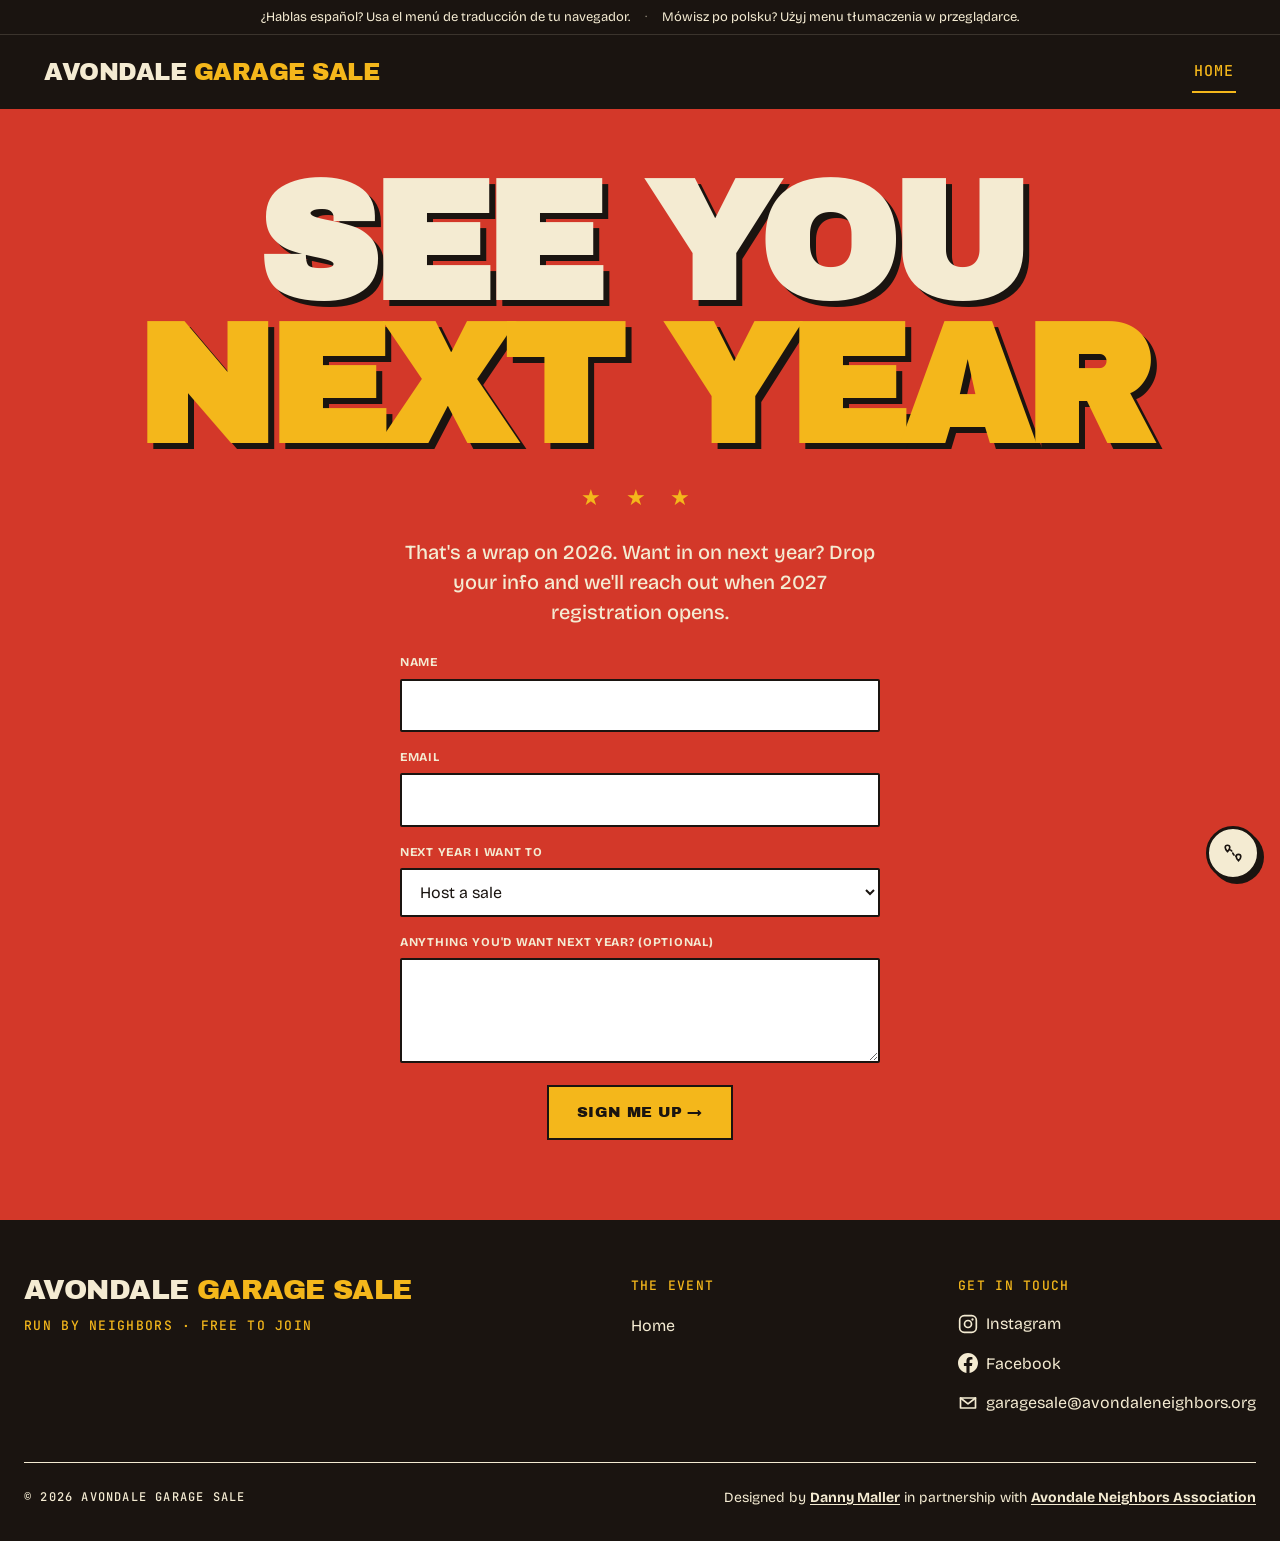
<file: index.html>
<!DOCTYPE html>
<html lang="en">
<head>
<meta charset="UTF-8">
<meta name="viewport" content="width=device-width, initial-scale=1.0">
<title>Avondale Garage Sale | Save the date</title>
<meta name="description" content="A walking-distance multi-household garage sale in southwest Avondale, Chicago. Saturday, July 18, 2026.">
<link rel="stylesheet" href="styles.css">
<link rel="icon" type="image/svg+xml" href="/favicons/favicon.svg">
<link rel="icon" type="image/png" sizes="32x32" href="/favicons/favicon-32.png">
<link rel="icon" type="image/png" sizes="16x16" href="/favicons/favicon-16.png">
<link rel="apple-touch-icon" sizes="180x180" href="/favicons/apple-touch-icon.png">
<link rel="manifest" href="/site.webmanifest">
<meta name="theme-color" content="#1a1410">
<link rel="preconnect" href="https://api.mapbox.com" crossorigin>
<link rel="preconnect" href="https://script.google.com">
<link rel="preconnect" href="https://script.googleusercontent.com">
<link rel="preconnect" href="https://api.mapbox.com" crossorigin>
<link rel="preconnect" href="https://events.mapbox.com" crossorigin>
<link rel="preconnect" href="https://script.google.com" crossorigin>
<link rel="dns-prefetch" href="https://api.mapbox.com">
<link rel="preload" as="script" href="https://api.mapbox.com/mapbox-gl-js/v3.24.0/mapbox-gl.js">
<link href="https://api.mapbox.com/mapbox-gl-js/v3.24.0/mapbox-gl.css" rel="stylesheet">
<!-- Google tag (gtag.js) -->
<script async src="https://www.googletagmanager.com/gtag/js?id=G-PTKY9ETJE0"></script>
<script>
  window.dataLayer = window.dataLayer || [];
  function gtag(){dataLayer.push(arguments);}
  gtag('js', new Date());
  gtag('config', 'G-PTKY9ETJE0');
  // Helper for custom events. Never throws, even if gtag is blocked.
  window.track = function(name, params) {
    try { gtag('event', name, params || {}); } catch (e) {}
  };
</script>
<meta property="og:type" content="website">
<meta property="og:url" content="https://garagesale.avondaleneighbors.org/">
<meta property="og:title" content="Avondale Garage Sale | Save the date">
<meta property="og:description" content="A walking-distance multi-household garage sale in southwest Avondale, Chicago. Saturday, July 18, 2026.">
<meta property="og:image" content="https://garagesale.avondaleneighbors.org/og-image.png">
<meta property="og:image:width" content="1200">
<meta property="og:image:height" content="630">
<meta property="og:site_name" content="Avondale Garage Sale">
<meta name="twitter:card" content="summary_large_image">
<meta name="twitter:title" content="Avondale Garage Sale | Save the date">
<meta name="twitter:description" content="A walking-distance multi-household garage sale in southwest Avondale, Chicago. Saturday, July 18, 2026.">
<meta name="twitter:image" content="https://garagesale.avondaleneighbors.org/og-image.png">
<link rel="canonical" href="https://garagesale.avondaleneighbors.org/">
<script type="application/ld+json">
{
  "@context": "https://schema.org",
  "@type": "Event",
  "name": "Avondale Garage Sale",
  "description": "A walking-distance multi-household garage sale in southwest Avondale, Chicago. Neighbors open their doors on the same Saturday morning, all on one shared digital map.",
  "startDate": "2026-07-18T10:00:00-05:00",
  "endDate": "2026-07-18T16:00:00-05:00",
  "eventStatus": "https://schema.org/EventScheduled",
  "eventAttendanceMode": "https://schema.org/OfflineEventAttendanceMode",
  "location": {
    "@type": "Place",
    "name": "Southwest Avondale",
    "address": {
      "@type": "PostalAddress",
      "addressLocality": "Chicago",
      "addressRegion": "IL",
      "postalCode": "60618",
      "addressCountry": "US",
      "streetAddress": "Between Belmont, Diversey, Pulaski, and Kedzie Avenues"
    },
    "geo": {
      "@type": "GeoCoordinates",
      "latitude": 41.9345,
      "longitude": -87.7175
    }
  },
  "image": [
    "https://garagesale.avondaleneighbors.org/og-image.png"
  ],
  "organizer": {
    "@type": "Organization",
    "name": "Avondale Neighbors Association",
    "url": "https://avondaleneighbors.org"
  },
  "offers": {
    "@type": "Offer",
    "url": "https://garagesale.avondaleneighbors.org/register",
    "price": "0",
    "priceCurrency": "USD",
    "availability": "https://schema.org/InStock",
    "validFrom": "2026-05-01T00:00:00-05:00"
  },
  "url": "https://garagesale.avondaleneighbors.org/"
}
</script>
</head>
<body>

<div class="translate-bar">
  <span lang="es">¿Hablas español? Usa el menú de traducción de tu navegador.</span>
  <span class="translate-sep" aria-hidden="true">·</span>
  <span lang="pl">Mówisz po polsku? Użyj menu tłumaczenia w przeglądarce.</span>
</div>

<nav class="nav">
  <div class="nav-inner">
    <a href="/" class="nav-logo">Avondale <span class="yellow">Garage Sale</span></a>
    <button class="nav-toggle" type="button" aria-label="Open menu" aria-expanded="false" aria-controls="primary-nav">
      <svg viewBox="0 0 64 64" xmlns="http://www.w3.org/2000/svg" aria-hidden="true" class="hotdog-icon">
        <g class="hotdog-lines">
          <rect x="6" y="12" width="52" height="4" rx="2" fill="#f4b71b"/>
          <rect x="6" y="30" width="52" height="4" rx="2" fill="#f4b71b"/>
          <rect x="6" y="48" width="52" height="4" rx="2" fill="#f4b71b"/>
        </g>
        <g class="hotdog-shape">
          <ellipse class="bun-bottom" cx="32" cy="42" rx="26" ry="10" fill="#f4b71b" stroke="#1a1410" stroke-width="3"/>
          <ellipse class="bun-top" cx="32" cy="22" rx="26" ry="10" fill="#f4b71b" stroke="#1a1410" stroke-width="3"/>
          <rect class="sausage" x="8" y="22" width="48" height="18" rx="9" fill="#d33829" stroke="#1a1410" stroke-width="3"/>
          <path class="mustard" d="M 12 30 Q 16 26 20 30 T 28 30 T 36 30 T 44 30 T 52 30" fill="none" stroke="#f4b71b" stroke-width="3" stroke-linecap="round"/>
        </g>
      </svg>
    </button>
    <ul class="nav-links" id="primary-nav">
      <li><a href="/" class="active">Home</a></li>
      <li><a href="/register">Register</a></li>
      <li><a href="/permit">Permit</a></li>
      <li><a href="/shop">Shoppers</a></li>
      <li><a href="/about">About</a></li>
    </ul>
  </div>
</nav>

<div class="stripe"></div>

<section class="hero">
  <div class="hero-confetti" id="hero-confetti" aria-hidden="true" hidden></div>
  <div class="hero-fan">
    <span class="dark">Saturday</span>
    <span>July 18, 2026</span>
    <span class="green">10am to 4pm</span>
    <span class="dark">Rain or shine</span>
  </div>

  <h1 class="hero-title">Avondale<br><span class="yellow">Garage Sale</span></h1>

  <div class="hero-stars">★ ★ ★</div>

  <div class="hero-count" id="hero-count" data-base="80" aria-label="Neighbors signed up so far">
    <span class="hero-count-num" id="hero-count-num">80+</span>
    <span class="hero-count-label">Neighbors<br>signed up so far</span>
  </div>

    <div class="countdown" role="timer" aria-label="Countdown to sale day, Saturday July 18, 2026">
    <div class="cd-nums" id="cd-nums">
      <div class="cd-unit"><b id="cd-days">–</b><span>Days</span></div>
      <span class="cd-sep">/</span>
      <div class="cd-unit"><b id="cd-hours">–</b><span>Hrs</span></div>
      <span class="cd-sep">/</span>
      <div class="cd-unit"><b id="cd-mins">–</b><span>Min</span></div>
    </div>
    <div class="cd-cal-wrap">
      <button type="button" class="cd-cal" id="add-to-cal" aria-haspopup="true" aria-expanded="false">+ Add to calendar</button>
      <div class="cd-cal-menu" id="cal-menu" hidden>
        <a href="https://calendar.google.com/calendar/render?action=TEMPLATE&text=Avondale%20Garage%20Sale&dates=20260718T150000Z/20260718T210000Z&details=A%20walking-distance%20multi-household%20garage%20sale%20in%20southwest%20Avondale.%20One%20neighborhood%2C%20one%20map.%20Rain%20or%20shine.%20https%3A//garagesale.avondaleneighbors.org/&location=Southwest%20Avondale%2C%20Chicago%2C%20IL" target="_blank" rel="noopener">Google Calendar</a>
        <a href="https://outlook.live.com/calendar/0/deeplink/compose?path=%2Fcalendar%2Faction%2Fcompose&rru=addevent&subject=Avondale%20Garage%20Sale&startdt=2026-07-18T15%3A00%3A00Z&enddt=2026-07-18T21%3A00%3A00Z&body=A%20walking-distance%20multi-household%20garage%20sale%20in%20southwest%20Avondale.%20One%20neighborhood%2C%20one%20map.%20Rain%20or%20shine.%20https%3A//garagesale.avondaleneighbors.org/&location=Southwest%20Avondale%2C%20Chicago%2C%20IL" target="_blank" rel="noopener">Outlook</a>
        <a href="/avondale-garage-sale.ics">Apple Calendar</a>
      </div>
    </div>
  </div>

  <div class="dayof" id="dayof" hidden>
    <div class="dayof-head">Happening today<br><span class="go">10<span class="dash">&ndash;</span>4</span></div>
    <a href="#the-area" class="btn btn-yellow dayof-btn" data-cta="dayof_open_map">Open the live map →</a>
  </div>

  <p class="hero-sub">Neighbors opening up at once. One walking loop. Every kind of treasure you didn't know you needed.</p>

  <div class="hero-cta-row">
    <a href="/register" class="btn btn-yellow" id="cta-host" data-cta="hero_host">Host a sale →</a>
    <a href="/shop" class="btn btn-dark" data-cta="hero_plan_route">Plan your route</a>
  </div>

  <div class="postwrap" id="postwrap" hidden>
    <p class="post-sub">That's a wrap on 2026. Want in on next year? Drop your info and we'll reach out when 2027 registration opens.</p>
    <form class="post-form" id="form-2027" novalidate>
      <div class="pf-field">
        <label for="nx-name">Name</label>
        <input id="nx-name" name="name" type="text" autocomplete="name" required>
      </div>
      <div class="pf-field">
        <label for="nx-email">Email</label>
        <input id="nx-email" name="email" type="email" autocomplete="email" required>
      </div>
      <div class="pf-field">
        <label for="nx-interest">Next year I want to</label>
        <select id="nx-interest" name="interest">
          <option value="host">Host a sale</option>
          <option value="shop">Shop</option>
          <option value="both">Both</option>
        </select>
      </div>
      <div class="pf-field">
        <label for="nx-notes">Anything you'd want next year? (optional)</label>
        <textarea id="nx-notes" name="notes" rows="3"></textarea>
      </div>
      <button type="submit" class="btn btn-yellow" id="nx-submit">Sign me up →</button>
      <p class="post-form-msg" id="nx-msg" hidden></p>
    </form>
  </div>
</section>

<div class="stripe"></div>

<section class="section">
  <div class="section-num">01 · What this is</div>
  <h2 class="section-title">A walking-distance<br><span class="red">treasure hunt.</span></h2>

  <div class="grid-3">
    <div>
      <div class="grid-item-num">01</div>
      <h3 class="grid-item-title">Sellers open up.</h3>
      <p class="grid-item-body">Neighbors sign up to host a sale from their garage, yard, or stoop. One Saturday, all at once. The more neighbors, the bigger the haul.</p>
    </div>
    <div>
      <div class="grid-item-num">02</div>
      <h3 class="grid-item-title">Shoppers wander.</h3>
      <p class="grid-item-body">A free, shareable digital map shows every participating address. Park once, walk the neighborhood, find vintage furniture, vinyl, baby gear, plants, kitchen stuff, and the weird thing you didn't know you needed.</p>
    </div>
    <div>
      <div class="grid-item-num">03</div>
      <h3 class="grid-item-title">Walk the loop.</h3>
      <p class="grid-item-body">No tickets, no schedule, no order. Pull up the map on your phone, wander block to block, take breaks where you like, and head home when your arms are full.</p>
    </div>
  </div>
</section>

<section class="map-section" id="the-area">
  <div class="map-section-inner">
    <div class="section-num">02 · The area</div>
    <h2 class="section-title">A pocket of south-west Avondale.<br><span class="yellow-block">Small enough to walk.</span></h2>
    <div id="map-filter-bar" class="map-filter-bar" role="group" aria-label="Filter sellers by what they're selling"></div>
    <div class="map-wrap map-wrap-large">
      <div id="boundary-map" class="map-canvas" aria-label="Map of the Avondale Garage Sale boundary"></div>
    </div>
    <p class="map-caption">The boundary is set. It runs a full mile of Belmont, from Pulaski east to Kedzie, and south to Diversey, drawn around where neighbors actually signed up. Anyone in Avondale can register, and sellers outside the shaded area still go on the map.</p>
  </div>
</section>

<section class="section">
  <div class="section-num">03 · Get involved</div>
  <h2 class="section-title">Pick a side.<br><span class="yellow-block">Or pick both.</span></h2>

  <div class="cta-two">
    <div>
      <div class="grid-item-num">For sellers</div>
      <h3 class="grid-item-title">Have stuff to move?</h3>
      <p class="grid-item-body" style="margin-bottom: 24px;">More than 80 neighbors are already on the map. Register your address to join them. No fee, no minimum, no commitment beyond opening your garage for the morning.</p>
      <a href="/register" class="btn btn-dark" data-cta="section_register">Register your sale →</a>
    </div>
    <div>
      <div class="grid-item-num">For shoppers</div>
      <h3 class="grid-item-title">Coming to browse?</h3>
      <p class="grid-item-body" style="margin-bottom: 24px;">No registration needed, just show up. The digital map and a few tips on parking, transit, and payment are over here so your Saturday goes smoothly.</p>
      <a href="/shop" class="btn btn-outline" data-cta="section_shop_guide">Read the guide →</a>
    </div>
  </div>
</section>

<div class="stripe"></div>

<style>
  /* Sponsors section. Move to styles.css whenever you want. */
  .sponsors-intro {
    max-width: 640px;
    margin: 0 0 56px;
    font-size: 18px;
    line-height: 1.55;
  }
  .sponsor-grid {
    display: grid;
    grid-template-columns: 1fr;
    gap: 56px;
    align-items: start;
  }
  @media (min-width: 800px) {
    .sponsor-grid { grid-template-columns: repeat(2, 1fr); }
  }
  .sponsor-logo-box {
    display: flex;
    align-items: center;
    justify-content: center;
    background: #fff;
    border: 3px solid #1a1410;
    box-shadow: 6px 6px 0 #1a1410;
    padding: 32px 24px;
    margin-bottom: 24px;
    min-height: 140px;
    transition: transform 0.15s ease, box-shadow 0.15s ease;
  }
  .sponsor-logo-box:hover {
    transform: translate(-2px, -2px);
    box-shadow: 8px 8px 0 #d33829;
  }
  .sponsor-logo-box:active {
    transform: translate(2px, 2px);
    box-shadow: 2px 2px 0 #1a1410;
  }
  .sponsor-logo-box img {
    max-width: 100%;
    max-height: 80px;
    height: auto;
    display: block;
  }
  .sponsor-credit {
    font-weight: 800;
    margin-bottom: 24px;
  }
</style>

<section class="section sponsors">
  <div class="section-num">04 · Thanks</div>
  <h2 class="section-title">A special thank you to<br><span class="yellow-block">our sponsors.</span></h2>

  <p class="sponsors-intro">Local businesses help cover the cost of flyers, yard signs, and other materials so the sale stays free to join. Want to sponsor? Get in touch.</p>

  <div class="sponsor-grid">
    <div>
      <a href="https://www.actnowprintpromote.com/" target="_blank" rel="noopener" class="sponsor-logo-box" data-cta="sponsor_actnow_logo" aria-label="Visit Act Now Print &amp; Promote">
        <img src="/assets/actnow-logo.svg" alt="Act Now Print &amp; Promote" loading="lazy">
      </a>
      <div class="grid-item-num">Sponsor</div>
      <h3 class="grid-item-title">Act Now Print &amp; Promote</h3>
      <p class="grid-item-body">Full-service custom printer with a location in Avondale at 3130 N Rockwell St. They specialize in branded apparel, large format signage, promotional products, and traditional paper printing.</p>
      <p class="grid-item-body sponsor-credit">Providing yard signs and flyers for the event.</p>
      <a href="https://www.actnowprintpromote.com/" target="_blank" rel="noopener" class="btn btn-outline" data-cta="sponsor_actnow_site">Visit their site →</a>
    </div>
  </div>
</section>

<div class="stripe"></div>

<footer class="footer">
  <div class="footer-inner">
    <div>
      <div class="footer-brand">Avondale <span class="yellow">Garage Sale</span></div>
      <div class="footer-tagline">Run by neighbors · Free to join</div>
    </div>
    <div>
      <h4>The event</h4>
      <ul>
        <li><a href="/">Home</a></li>
        <li><a href="/register">Register</a></li>
        <li><a href="/permit">Permit</a></li>
        <li><a href="/shop">Shoppers</a></li>
        <li><a href="/about">About</a></li>
      </ul>
    </div>
    <div>
      <h4>Get in touch</h4>
      <ul>
        <li>
          <a href="https://www.instagram.com/avondalegaragesale/" target="_blank" rel="noopener" class="social-icon" aria-label="Follow on Instagram">
            <svg viewBox="0 0 24 24" xmlns="http://www.w3.org/2000/svg" aria-hidden="true" focusable="false">
              <rect x="2" y="2" width="20" height="20" rx="5.5" fill="none" stroke="currentColor" stroke-width="2"/>
              <circle cx="12" cy="12" r="4.2" fill="none" stroke="currentColor" stroke-width="2"/>
              <circle cx="17.4" cy="6.6" r="1.4" fill="currentColor"/>
            </svg>
            <span class="social-icon-label">Instagram</span>
          </a>
        </li>
        <li>
          <a href="https://www.facebook.com/share/1H7Sde6Nrx/" target="_blank" rel="noopener" class="social-icon" aria-label="Follow on Facebook">
            <svg viewBox="0 0 24 24" xmlns="http://www.w3.org/2000/svg" aria-hidden="true" focusable="false">
              <path fill="currentColor" d="M24 12.073C24 5.405 18.627 0 12 0S0 5.405 0 12.073C0 18.1 4.388 23.094 10.125 24v-8.437H7.078v-3.49h3.047V9.41c0-3.017 1.792-4.683 4.533-4.683 1.312 0 2.686.235 2.686.235v2.962h-1.513c-1.491 0-1.956.93-1.956 1.886v2.262h3.328l-.532 3.49h-2.796V24C19.612 23.094 24 18.1 24 12.073z"/>
            </svg>
            <span class="social-icon-label">Facebook</span>
          </a>
        </li>
        <li>
          <a href="mailto:garagesale@avondaleneighbors.org" class="social-icon" aria-label="Email garagesale@avondaleneighbors.org">
            <svg viewBox="0 0 24 24" xmlns="http://www.w3.org/2000/svg" aria-hidden="true" focusable="false">
              <path fill="none" stroke="currentColor" stroke-width="2" stroke-linejoin="round" d="M3 6h18v12H3z"/>
              <path fill="none" stroke="currentColor" stroke-width="2" stroke-linecap="round" stroke-linejoin="round" d="M3 6l9 7 9-7"/>
            </svg>
            <span class="social-icon-label">garagesale@avondaleneighbors.org</span>
          </a>
        </li>
      </ul>
    </div>
  </div>
  <div class="footer-bottom">
    <span>© 2026 Avondale Garage Sale</span>
    <span class="footer-credit">Designed by <a href="https://dannymaller.com" target="_blank" rel="noopener">Danny Maller</a> in partnership with <a href="https://avondaleneighbors.org" target="_blank" rel="noopener">Avondale Neighbors Association</a></span>
  </div>
</footer>

<script>
  (function() {
    var DAY_START = new Date('2026-07-18T00:00:00-05:00').getTime();
    var SALE_END  = new Date('2026-07-18T16:00:00-05:00').getTime();
    var SALE_START = new Date('2026-07-18T10:00:00-05:00').getTime();

    var countdown = document.querySelector('.countdown');
    var nums = document.getElementById('cd-nums');
    var d = document.getElementById('cd-days'),
        h = document.getElementById('cd-hours'),
        m = document.getElementById('cd-mins');
    var splash = document.getElementById('dayof');
    var confetti = document.getElementById('hero-confetti');
    var hostBtn = document.getElementById('cta-host');
    if (!countdown || !nums || !splash) return;

    // Preview hooks for testing: ?preview=dayof or ?preview=post
    var preview = (location.search.match(/[?&]preview=(\w+)/) || [])[1] || '';

    var pad = function(n) { return String(n).padStart(2, '0'); };
    var confettiOn = false;

    function spawnConfetti() {
      if (confettiOn || !confetti) return;
      confettiOn = true;
      var colors = ['var(--yellow)', 'var(--green)', 'var(--cream)'];
      var frag = document.createDocumentFragment();
      for (var i = 0; i < 36; i++) {
        var el = document.createElement('i');
        var c = colors[i % 3];
        var shape = ['strip', 'square', 'dot'][Math.floor(Math.random() * 3)];
        var w, hgt, br;
        if (shape === 'strip') { w = 5 + Math.random() * 3; hgt = 13 + Math.random() * 5; br = '2px'; }
        else if (shape === 'square') { w = hgt = 9 + Math.random() * 6; br = '2px'; }
        else { w = hgt = 7 + Math.random() * 4; br = '50%'; }
        var dur = 6 + Math.random() * 5.5;
        el.style.cssText = 'left:' + (1 + Math.random() * 97) + '%;width:' + w.toFixed(1) +
          'px;height:' + hgt.toFixed(1) + 'px;background:' + c + ';border-radius:' + br +
          ';--sx:' + ((Math.random() < 0.5 ? -1 : 1) * (24 + Math.random() * 56)).toFixed(0) + 'px' +
          ';--spin:' + ((Math.random() < 0.5 ? -1 : 1) * (360 + Math.random() * 540)).toFixed(0) + 'deg' +
          ';animation-duration:' + dur.toFixed(2) + 's;animation-delay:-' + (Math.random() * dur).toFixed(2) + 's';
        frag.appendChild(el);
      }
      confetti.appendChild(frag);
      confetti.hidden = false;
    }

    function showDayOf() {
      countdown.hidden = true;
      splash.hidden = false;
      if (hostBtn) hostBtn.style.display = 'none';
      spawnConfetti();
    }

    function showPost() {
      splash.hidden = true;
      if (confetti) { confetti.hidden = true; confetti.innerHTML = ''; }
      confettiOn = false;
      if (hostBtn) hostBtn.style.display = 'none';
      // event is over: strip the page down to a single next-year screen
      countdown.hidden = true;
      var title = document.querySelector('.hero-title');
      if (title) title.innerHTML = 'See you<br><span class="yellow">next year</span>';
      ['.hero-fan', '.hero-count', '.hero-sub', '.hero-cta-row', '.stripe', '.section', '.map-section'].forEach(function(sel) {
        document.querySelectorAll(sel).forEach(function(el) { el.style.display = 'none'; });
      });
      var post = document.getElementById('postwrap');
      if (post) post.hidden = false;
      // collapse the nav to Home only
      document.querySelectorAll('.nav-links li').forEach(function(li) {
        var a = li.querySelector('a');
        if (!a || a.getAttribute('href') !== '/') li.style.display = 'none';
      });
      var navToggle = document.querySelector('.nav-toggle');
      if (navToggle) navToggle.style.display = 'none';
      // footer: drop the event links, keep Home plus the social and email row
      document.querySelectorAll('.footer ul li').forEach(function(li) {
        var a = li.querySelector('a');
        if (a && /^\/(register|permit|shop|about)$/.test(a.getAttribute('href') || '')) li.style.display = 'none';
      });
    }

    function tick() {
      var now = Date.now();
      if (preview === 'dayof') { showDayOf(); return; }
      if (preview === 'post') { showPost(); return; }
      if (now >= SALE_END) { showPost(); return; }
      if (now >= DAY_START) { showDayOf(); setTimeout(tick, 60000); return; }
      var diff = SALE_START - now;
      d.textContent = Math.floor(diff / 86400000);
      h.textContent = pad(Math.floor(diff / 3600000) % 24);
      m.textContent = pad(Math.floor(diff / 60000) % 60);
      setTimeout(tick, 30000);
    }
    tick();
  })();
</script>

<script>
  (function() {
    // Live registrant tally, with a count-up animation.
    // Reads the same seller feed the map uses and floors the number to the nearest 5
    // with a "+", so it only ever climbs and never under-reports.
    var wrap = document.getElementById('hero-count');
    var out = document.getElementById('hero-count-num');
    if (!wrap || !out) return;

    var base = parseInt(wrap.getAttribute('data-base'), 10) || 80;
    var COUNT_URL = 'https://script.google.com/macros/s/AKfycbwRLwDE6bQFx3uR-0Zm9TL5LauKFhztsBqfWzo-ledPryup7tcNOecm4hEo3LWgVG01/exec?action=sellers';
    var DURATION = 1500;
    var WAIT_CAP = 2000;   // how long we'll hold the animation waiting on the feed
    var reduced = window.matchMedia && window.matchMedia('(prefers-reduced-motion: reduce)').matches;

    var shown = 0;
    var raf = null;

    function paint(n) {
      shown = n;
      out.textContent = n + '+';
      wrap.setAttribute('aria-label', n + ' or more neighbors signed up so far');
    }

    // Ease-out cubic: fast off the line, settles gently on the final number.
    function countTo(target, ms) {
      if (raf) cancelAnimationFrame(raf);
      if (reduced || target <= shown) { paint(target); return; }
      var from = shown, delta = target - from, dur = ms || DURATION, t0 = null;
      function step(ts) {
        if (t0 === null) t0 = ts;
        var p = Math.min((ts - t0) / dur, 1);
        paint(Math.round(from + delta * (1 - Math.pow(1 - p, 3))));
        if (p < 1) raf = requestAnimationFrame(step);
      }
      raf = requestAnimationFrame(step);
    }

    // Screen readers read the wrapper's label, not every ticking digit.
    out.setAttribute('aria-hidden', 'true');
    paint(0);

    // Kick the request off NOW, in parallel with page load, so its latency is spent
    // while the user is still looking at the hero rather than after the count lands.
    var settled = false;
    var realCount = null;

    fetch(COUNT_URL)
      .then(function(r) { return r.text(); })
      .then(function(t) { try { return JSON.parse(t); } catch (e) { return null; } })
      .then(function(data) {
        var live = data && data.sellers ? data.sellers.length : 0;
        var floored = Math.floor(live / 5) * 5;
        realCount = floored > base ? floored : base;
      })
      .catch(function() { realCount = base; })
      .then(function() {
        if (realCount > base) wrap.classList.add('is-bumped');
        // If the count already ran to the baseline, top it up quickly instead of
        // replaying a full second animation.
        if (settled && realCount > shown) countTo(realCount, 500);
      });

    // Run one animation, to the real number, once we have it. If the feed is slow,
    // fall back to the baseline rather than leaving the hero sitting at zero.
    function run() {
      var waited = 0;
      (function poll() {
        if (realCount !== null) { settled = true; countTo(realCount); return; }
        if (waited >= WAIT_CAP) { settled = true; countTo(base); return; }
        waited += 50;
        setTimeout(poll, 50);
      })();
    }

    if ('IntersectionObserver' in window) {
      var io = new IntersectionObserver(function(entries) {
        if (entries[0].isIntersecting) { io.disconnect(); run(); }
      }, { threshold: 0.4 });
      io.observe(wrap);
    } else {
      run();
    }
  })();
</script>

<script>
  (function() {
    var btn = document.getElementById('add-to-cal');
    var menu = document.getElementById('cal-menu');
    if (!btn || !menu) return;

    function setOpen(open) {
      menu.hidden = !open;
      btn.setAttribute('aria-expanded', open ? 'true' : 'false');
    }
    btn.addEventListener('click', function(e) {
      e.stopPropagation();
      setOpen(menu.hidden);
    });
    document.addEventListener('click', function(e) {
      if (!menu.hidden && !menu.contains(e.target)) setOpen(false);
    });
    document.addEventListener('keydown', function(e) {
      if (e.key === 'Escape') setOpen(false);
    });
  })();
</script>

<script>
  (function() {
    // Calendar intent tracking. Sends two GA4 events:
    //  add_to_calendar_open   -> tapped the button and saw the menu
    //  add_to_calendar_select -> chose a calendar (Google / Outlook / Apple)
    // Note: a "select" means the pre-filled event opened, not a confirmed save.
    // Google and Outlook finish saving on their own pages, which can't report back.
    if (typeof gtag !== 'function') return;
    var open = document.getElementById('add-to-cal');
    if (open) open.addEventListener('click', function() {
      gtag('event', 'add_to_calendar_open');
    });
    document.querySelectorAll('#cal-menu a').forEach(function(a) {
      a.addEventListener('click', function() {
        gtag('event', 'add_to_calendar_select', { calendar: a.textContent.trim() });
      });
    });
  })();
</script>

<script>
  (function() {
    var toggle = document.querySelector('.nav-toggle');
    var menu = document.getElementById('primary-nav');
    if (!toggle || !menu) return;
    toggle.addEventListener('click', function() {
      var open = menu.classList.toggle('open');
      toggle.classList.toggle('wiggle', open);
      toggle.setAttribute('aria-expanded', open ? 'true' : 'false');
      toggle.setAttribute('aria-label', open ? 'Close menu' : 'Open menu');
    });
  })();
</script>

<script>
  (function() {
    // Paste your 2027 Apps Script web-app URL here after deploying (see apps-script-2027.gs)
    var SIGNUP_2027_URL = 'https://script.google.com/macros/s/AKfycbxU1YHychlrf5S784QKTEUcVpVB5RUFMYUW5E4bgXTS0PCjBjYrcrs-z8pRfvl0tam8Og/exec';

    var form = document.getElementById('form-2027');
    if (!form) return;
    var msg = document.getElementById('nx-msg');
    var submit = document.getElementById('nx-submit');

    function say(text, ok) {
      msg.textContent = text;
      msg.hidden = false;
      msg.classList.toggle('is-ok', !!ok);
    }

    form.addEventListener('submit', function(e) {
      e.preventDefault();
      var name = document.getElementById('nx-name').value.trim();
      var email = document.getElementById('nx-email').value.trim();
      if (!name || !email || email.indexOf('@') < 1) {
        say('Please add your name and a valid email.', false);
        return;
      }
      if (SIGNUP_2027_URL.indexOf('PASTE_') === 0) {
        say("Signup isn't connected yet. Email us at garagesale@avondaleneighbors.org and we'll add you.", false);
        return;
      }
      submit.disabled = true;
      submit.textContent = 'Signing you up...';
      track('signup_2027_submit', { interest: document.getElementById('nx-interest').value });
      var body = new URLSearchParams();
      body.append('name', name);
      body.append('email', email);
      body.append('interest', document.getElementById('nx-interest').value);
      body.append('notes', document.getElementById('nx-notes').value.trim());
      fetch(SIGNUP_2027_URL, { method: 'POST', body: body })
        .then(function(r) { return r.json(); })
        .then(function(data) {
          if (data && data.ok) {
            track('signup_2027_success');
            form.querySelectorAll('.pf-field, button').forEach(function(el) { el.style.display = 'none'; });
            say("You're on the list. See you in 2027.", true);
          } else { throw new Error('bad response'); }
        })
        .catch(function() {
          track('signup_2027_error');
          submit.disabled = false;
          submit.textContent = 'Sign me up →';
          say('Something went wrong. Try again, or email garagesale@avondaleneighbors.org.', false);
        });
    });
  })();
</script>

<script src="/route.js"></script>

<script>
  (function() {
    var mapEl = document.getElementById('boundary-map');
    if (!mapEl) return;

    var MAPBOX_JS = 'https://api.mapbox.com/mapbox-gl-js/v3.24.0/mapbox-gl.js';
    var SELLERS_URL = 'https://script.google.com/macros/s/AKfycbwRLwDE6bQFx3uR-0Zm9TL5LauKFhztsBqfWzo-ledPryup7tcNOecm4hEo3LWgVG01/exec?action=sellers';
    var started = false;
    var sellersPromise = null;

    function loadScript(src) {
      return new Promise(function(resolve, reject) {
        var s = document.createElement('script');
        s.src = src;
        s.async = true;
        s.onload = resolve;
        s.onerror = function() { reject(new Error('failed to load ' + src)); };
        document.head.appendChild(s);
      });
    }

    function begin() {
      if (started) return;
      started = true;
      // Start the seller fetch right away so it runs while the map library downloads.
      sellersPromise = fetch(SELLERS_URL)
        .then(function(res) { return res.text(); })
        .then(function(text) { try { return JSON.parse(text); } catch (e) { return null; } })
        .catch(function() { return null; });
      loadScript(MAPBOX_JS).then(initMap).catch(function(err) { console.warn(err); });
    }

    function initMap() {
      if (typeof mapboxgl === 'undefined') return;

      // Check WebGL2 support (Mapbox GL JS v3 requires WebGL2)
      if (typeof mapboxgl.supported === 'function' && !mapboxgl.supported()) {
        mapEl.innerHTML = '<div class="map-fallback">' +
          '<strong>Map can\'t load in this browser</strong>' +
          'Your browser doesn\'t support the map graphics needed. ' +
          'Try the latest Chrome, Firefox, or Edge, or make sure hardware acceleration is enabled in your browser settings.' +
          '</div>';
        return;
      }

      mapboxgl.accessToken = 'pk.eyJ1IjoiZGFubnltYWxsZXIiLCJhIjoiY21wY3RiYWtrMDJuOTJxb2RibG95dzI0aSJ9.slYxHExWPCCAaYkGxuSizw';

    var boundary = [
      [-87.7272, 41.9391], // NW: Belmont & Pulaski
      [-87.7077, 41.9393], // NE: Belmont & Kedzie
      [-87.7076, 41.9320], // SE: Diversey & Kedzie
      [-87.7271, 41.9317], // SW: Diversey & Pulaski
      [-87.7272, 41.9391]  // close polygon
    ];

    var map = new mapboxgl.Map({
      container: 'boundary-map',
      style: 'mapbox://styles/mapbox/light-v11',
      center: [-87.7175, 41.9355],
      zoom: 13.1,
      attributionControl: { compact: true }
    });

    map.on('error', function(e) {
      console.error('Mapbox error:', e && e.error ? e.error : e);
    });

    map.scrollZoom.disable();
    map.addControl(new mapboxgl.NavigationControl({ showCompass: false }), 'top-right');

    // Force a resize after the next frame to handle aspect-ratio containers
    requestAnimationFrame(function() { map.resize(); });
    // And again after fonts/layout settle
    window.addEventListener('load', function() { map.resize(); });

    map.on('load', function() {
      // Boundary polygon: yellow fill, ink stroke
      map.addSource('boundary', {
        type: 'geojson',
        data: {
          type: 'Feature',
          geometry: { type: 'Polygon', coordinates: [boundary] }
        }
      });
      map.addLayer({
        id: 'boundary-fill',
        type: 'fill',
        source: 'boundary',
        paint: { 'fill-color': '#f4b71b', 'fill-opacity': 0.25 }
      });
      map.addLayer({
        id: 'boundary-line',
        type: 'line',
        source: 'boundary',
        paint: { 'line-color': '#1a1410', 'line-width': 3 }
      });

      // ---- Sellers + category filter (multi-select) ----
      var allMarkers = [];      // { el, text }
      var activeFilters = {};   // selected category ids (excludes 'all')

      var FILTERS = [
        { id: 'all',         label: 'All',              re: null },
        { id: 'vinyl',       label: 'Vinyl & records',  re: /\b(vinyl|records?|lps?|45s?|cds?)/i },
        { id: 'furniture',   label: 'Furniture',        re: /\b(furniture|couch|sofa|tables?|dressers?|chairs?|desks?|shelv)/i },
        { id: 'clothing',    label: 'Clothing & shoes', re: /\b(clothes|clothing|apparel|shoes|footwear|jackets?|shirts?|ropa)/i },
        { id: 'kids',        label: 'Kids & baby',      re: /\b(kids?|baby|toys?|strollers?|car ?seats?|cribs?|maternity|nursing|ni\u00f1)/i },
        { id: 'tools',       label: 'Tools',            re: /\b(tools?|herramientas?|hardware|drills?)/i },
        { id: 'home',        label: 'Home & kitchen',   re: /\b(housewares?|kitchen|home ?goods|glassware|textiles?|decor|dishes|bedding|pillows?|appliances?)/i },
        { id: 'plants',      label: 'Plants',           re: /\b(plants?|garden)/i },
        { id: 'electronics', label: 'Electronics',      re: /\b(electronics?|tvs?|stereos?|speakers?|vhs|dvds?)/i },
        { id: 'books',       label: 'Books',            re: /\b(books?)/i },
        { id: 'free',        label: 'Free stuff',       re: /\b(free)/i }
      ];

      function filterById(id) {
        for (var i = 0; i < FILTERS.length; i++) { if (FILTERS[i].id === id) return FILTERS[i]; }
        return null;
      }
      function matchesFilter(f, text) { return !f.re || f.re.test(text); }

      function refreshMarkers() {
        var ids = Object.keys(activeFilters);
        allMarkers.forEach(function(m) {
          var show = ids.length === 0 || ids.some(function(id) {
            var f = filterById(id);
            return f && matchesFilter(f, m.text);
          });
          m.el.style.display = show ? '' : 'none';
        });
        document.querySelectorAll('.map-filter-chip').forEach(function(btn) {
          var id = btn.getAttribute('data-filter');
          var on = id === 'all' ? ids.length === 0 : !!activeFilters[id];
          btn.classList.toggle('is-active', on);
        });
      }

      function toggleFilter(id) {
        if (id === 'all') { activeFilters = {}; }
        else if (activeFilters[id]) { delete activeFilters[id]; }
        else { activeFilters[id] = true; }
        track('map_filter_toggle', {
          filter_id: id,
          active: id === 'all' ? true : !!activeFilters[id],
          page: 'home'
        });
        refreshMarkers();
      }

      function buildFilterBar() {
        var bar = document.getElementById('map-filter-bar');
        if (!bar) return;
        bar.innerHTML = '';
        FILTERS.forEach(function(f) {
          var count = f.id === 'all'
            ? allMarkers.length
            : allMarkers.filter(function(m) { return matchesFilter(f, m.text); }).length;
          if (f.id !== 'all' && count === 0) return; // hide categories nobody is selling
          var btn = document.createElement('button');
          btn.type = 'button';
          btn.className = 'map-filter-chip' + (f.id === 'all' ? ' is-active' : '');
          btn.setAttribute('data-filter', f.id);
          btn.textContent = f.label + ' (' + count + ')';
          btn.addEventListener('click', function() { toggleFilter(f.id); });
          bar.appendChild(btn);
        });
      }

      function escapeHtml(s) {
        return String(s).replace(/[&<>"]/g, function(c) {
          return { '&': '&amp;', '<': '&lt;', '>': '&gt;', '"': '&quot;' }[c];
        });
      }

      // Seller pins: the fetch was kicked off in parallel, so consume it here.
      (sellersPromise || Promise.resolve(null)).then(function(data) {
          var sellers = (data && data.sellers) || [];
          sellers.forEach(function(seller) {
            if (!seller.coords || seller.coords.length !== 2) return;
            var el = document.createElement('div');
            el.className = 'map-park-marker';
            var cats = seller.categories || '';
            var hours = seller.hours || '';
            // Popup markup comes from the feed (built in the Apps Script) so it reads
            // the same on every page. The fallback builds it locally in case an older
            // feed that has no popup field is still deployed.
            var html = (window.SaleRoute && window.SaleRoute.popupHtml)
              ? window.SaleRoute.popupHtml(seller)
              : ('<strong>' + escapeHtml(seller.address || 'Registered seller') + '</strong>' +
                 (cats ? '<span class="popup-cats">' + escapeHtml(cats) + '</span>' : ''));
            var popup = new mapboxgl.Popup({ offset: 14, closeButton: false, maxWidth: '260px' }).setHTML(html);
            el.addEventListener('click', function() {
              track('map_marker_tap', { seller_address: seller.address || '', page: 'home' });
            });
            new mapboxgl.Marker({ element: el, anchor: 'center' })
              .setLngLat(seller.coords)
              .setPopup(popup)
              .addTo(map);
            if (window.SaleRoute) window.SaleRoute.registerMarker(seller, el, popup);
            allMarkers.push({ el: el, text: cats.toLowerCase() });
          });
          buildFilterBar();
        })
        .catch(function(err) {
          console.warn('Could not load sellers:', err);
        });

      // Final resize to ensure full render
      map.resize();
    });
    } // end initMap

    // Start immediately on page load rather than waiting for the map to be
    // scrolled near. The Mapbox library and the seller feed are the two slowest
    // things on the page, so they should be in flight from the first moment.
    // begin() is idempotent, and both requests are async, so nothing here blocks
    // rendering the rest of the page.
    begin();
  })();
</script>

<style>
  /* Post-event state: 2027 signup + feedback. Self-contained, uses site vars with fallbacks. */
  .postwrap { max-width: 480px; margin: 10px auto 0; }
  .postwrap[hidden] { display: none !important; }
  .post-sub {
    font-family: var(--sans, system-ui, -apple-system, "Segoe UI", Roboto, sans-serif);
    font-weight: 500;
    font-size: clamp(16px, 2.2vw, 20px);
    line-height: 1.5;
    color: var(--cream, #f3ecd5);
    margin: 0 0 26px;
  }
  .post-form { display: grid; gap: 16px; text-align: left; }
  .pf-field { display: grid; gap: 6px; }
  .pf-field label {
    font-family: var(--sans, system-ui, -apple-system, "Segoe UI", Roboto, sans-serif);
    font-weight: 700; font-size: 12px; letter-spacing: 0.06em;
    text-transform: uppercase; color: var(--cream, #f3ecd5);
  }
  .pf-field input, .pf-field select, .pf-field textarea {
    font: inherit; font-size: 16px; padding: 12px 14px;
    border: 2px solid #1a1410; background: #fff; color: #1a1410;
    border-radius: 2px; width: 100%; box-sizing: border-box;
  }
  .pf-field textarea { resize: vertical; }
  .pf-field input:focus, .pf-field select:focus, .pf-field textarea:focus {
    outline: 3px solid var(--yellow, #f4b71b); outline-offset: 1px;
  }
  .post-form .btn, .post-form button { justify-self: center; margin-top: 6px; cursor: pointer; }
  .post-form-msg {
    font-family: var(--sans, system-ui, -apple-system, "Segoe UI", Roboto, sans-serif);
    font-weight: 600; font-size: 15px; line-height: 1.45; text-align: center;
    color: var(--cream, #f3ecd5); background: rgba(26, 20, 16, 0.35);
    padding: 12px 14px; margin: 6px 0 0;
  }
  .post-form-msg[hidden] { display: none; }
  .post-form-msg.is-ok { background: var(--green, #4a8a51); color: #fff; }
</style>

<script>
  // Site-wide click events: CTAs, email links, directions links anywhere,
  // and any action inside a map popup (including route.js buttons).
  (function() {
    var PAGE = 'home';
    var MAPS_RE = /google\.[^\/]+\/maps|maps\.app\.goo\.gl|maps\.apple\.com/i;
    document.addEventListener('click', function(e) {
      if (!e.target || !e.target.closest) return;
      var cta = e.target.closest('[data-cta]');
      if (cta) track('cta_click', { cta_id: cta.getAttribute('data-cta'), page: PAGE });
      var mail = e.target.closest('a[href^="mailto:"]');
      if (mail) track('email_click', { page: PAGE });
      // Any Google/Apple Maps link, wherever it lives (popup, route panel, copy)
      var a = e.target.closest('a[href]');
      if (a && MAPS_RE.test(a.getAttribute('href') || '')) {
        track('open_directions', { link_url: a.getAttribute('href'), page: PAGE });
        return;
      }
      // Everything else tapped inside a seller popup: route buttons, links
      var popEl = e.target.closest('.mapboxgl-popup button, .mapboxgl-popup a');
      if (popEl) {
        track('map_popup_action', {
          action_label: (popEl.getAttribute('data-cta') || popEl.textContent || '').trim().slice(0, 60),
          page: PAGE
        });
      }
    });
  })();
</script>
</body>
</html>
</file>
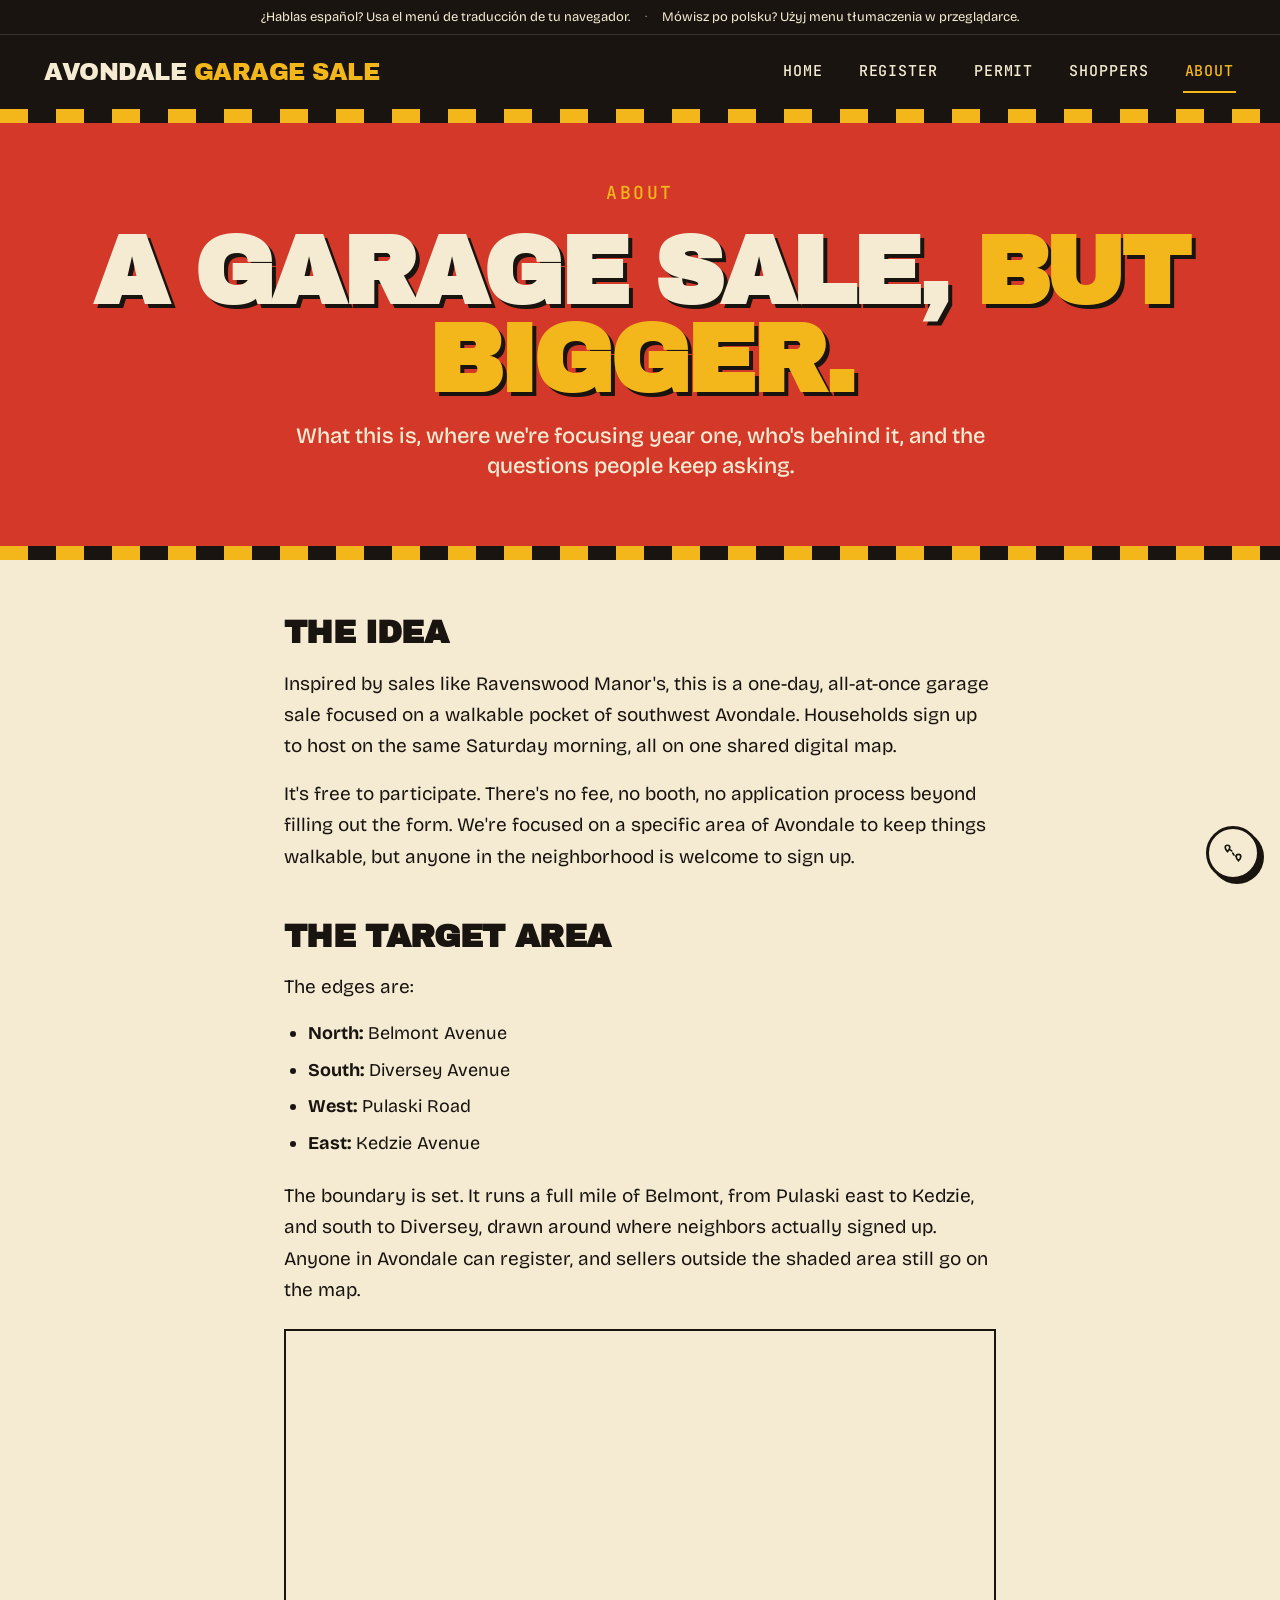
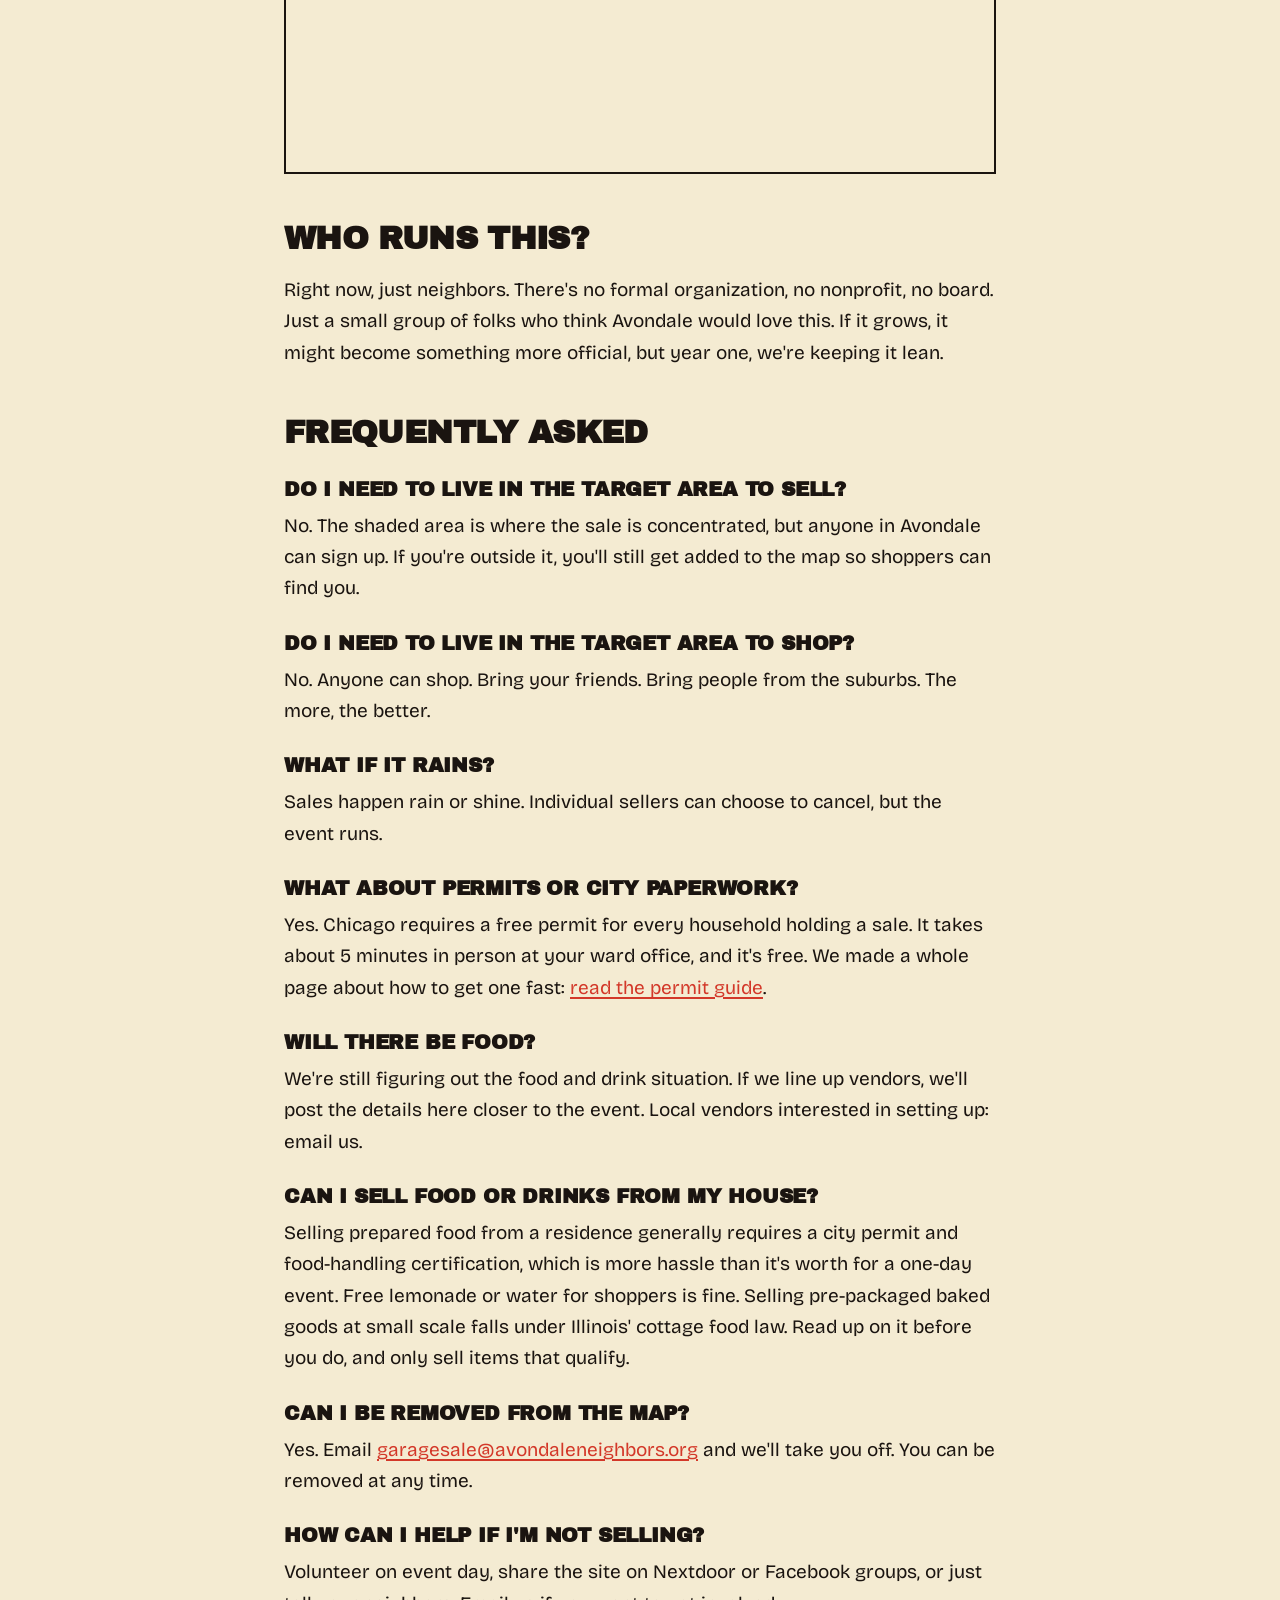
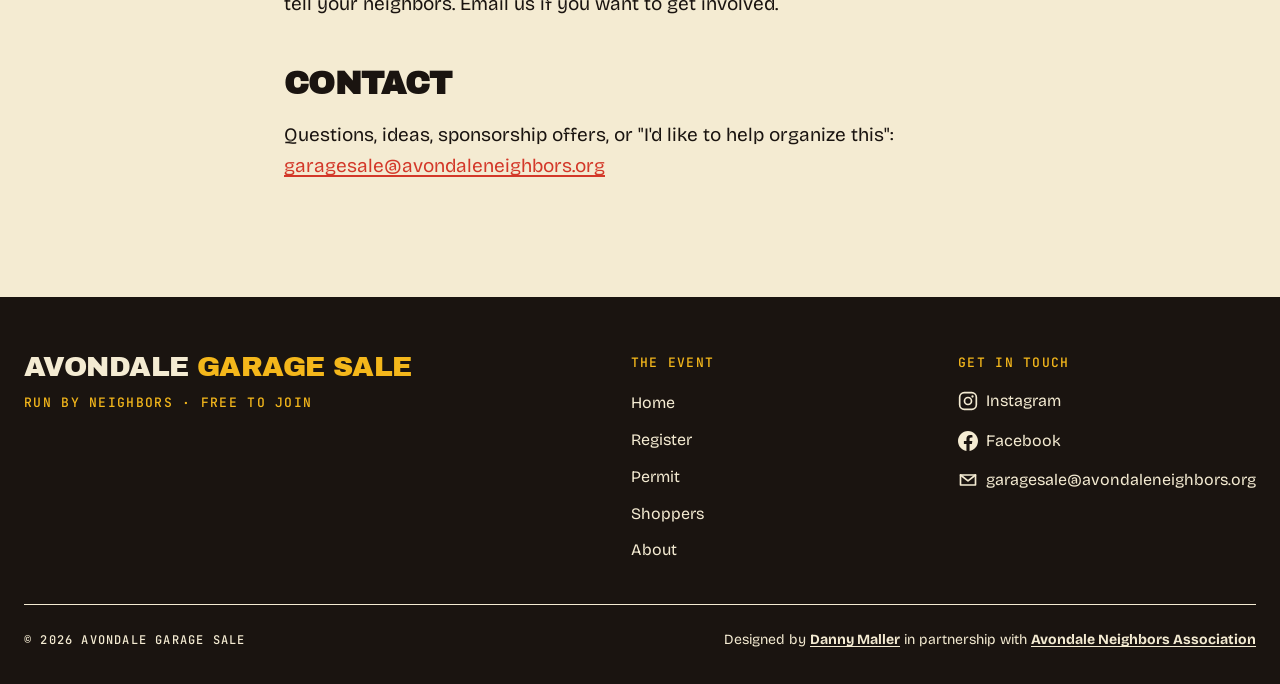
<file: about.html>
<!DOCTYPE html>
<html lang="en">
<head>
<meta charset="UTF-8">
<meta name="viewport" content="width=device-width, initial-scale=1.0">
<title>About | Avondale Garage Sale</title>
<meta name="description" content="What the Avondale Garage Sale is, where the target area is, who's behind it, and how to get involved.">
<link rel="stylesheet" href="styles.css">
<link rel="icon" type="image/svg+xml" href="/favicons/favicon.svg">
<link rel="icon" type="image/png" sizes="32x32" href="/favicons/favicon-32.png">
<link rel="icon" type="image/png" sizes="16x16" href="/favicons/favicon-16.png">
<link rel="apple-touch-icon" sizes="180x180" href="/favicons/apple-touch-icon.png">
<link rel="manifest" href="/site.webmanifest">
<meta name="theme-color" content="#1a1410">
<link href="https://api.mapbox.com/mapbox-gl-js/v3.24.0/mapbox-gl.css" rel="stylesheet">
<!-- Google tag (gtag.js) -->
<script async src="https://www.googletagmanager.com/gtag/js?id=G-PTKY9ETJE0"></script>
<script>
  window.dataLayer = window.dataLayer || [];
  function gtag(){dataLayer.push(arguments);}
  gtag('js', new Date());
  gtag('config', 'G-PTKY9ETJE0');
  // Helper for custom events. Never throws, even if gtag is blocked.
  window.track = function(name, params) {
    try { gtag('event', name, params || {}); } catch (e) {}
  };
</script>
<meta property="og:type" content="website">
<meta property="og:url" content="https://garagesale.avondaleneighbors.org/about">
<meta property="og:title" content="About | Avondale Garage Sale">
<meta property="og:description" content="What the Avondale Garage Sale is, where the target area is, and how to get involved.">
<meta property="og:image" content="https://garagesale.avondaleneighbors.org/og-image.png">
<meta property="og:image:width" content="1200">
<meta property="og:image:height" content="630">
<meta property="og:site_name" content="Avondale Garage Sale">
<meta name="twitter:card" content="summary_large_image">
<meta name="twitter:title" content="About | Avondale Garage Sale">
<meta name="twitter:description" content="What the Avondale Garage Sale is, where the target area is, and how to get involved.">
<meta name="twitter:image" content="https://garagesale.avondaleneighbors.org/og-image.png">
<link rel="canonical" href="https://garagesale.avondaleneighbors.org/about">
</head>
<body>

<div class="translate-bar">
  <span lang="es">¿Hablas español? Usa el menú de traducción de tu navegador.</span>
  <span class="translate-sep" aria-hidden="true">·</span>
  <span lang="pl">Mówisz po polsku? Użyj menu tłumaczenia w przeglądarce.</span>
</div>

<nav class="nav">
  <div class="nav-inner">
    <a href="/" class="nav-logo">Avondale <span class="yellow">Garage Sale</span></a>
    <button class="nav-toggle" type="button" aria-label="Open menu" aria-expanded="false" aria-controls="primary-nav">
      <svg viewBox="0 0 64 64" xmlns="http://www.w3.org/2000/svg" aria-hidden="true" class="hotdog-icon">
        <g class="hotdog-lines">
          <rect x="6" y="12" width="52" height="4" rx="2" fill="#f4b71b"/>
          <rect x="6" y="30" width="52" height="4" rx="2" fill="#f4b71b"/>
          <rect x="6" y="48" width="52" height="4" rx="2" fill="#f4b71b"/>
        </g>
        <g class="hotdog-shape">
          <ellipse class="bun-bottom" cx="32" cy="42" rx="26" ry="10" fill="#f4b71b" stroke="#1a1410" stroke-width="3"/>
          <ellipse class="bun-top" cx="32" cy="22" rx="26" ry="10" fill="#f4b71b" stroke="#1a1410" stroke-width="3"/>
          <rect class="sausage" x="8" y="22" width="48" height="18" rx="9" fill="#d33829" stroke="#1a1410" stroke-width="3"/>
          <path class="mustard" d="M 12 30 Q 16 26 20 30 T 28 30 T 36 30 T 44 30 T 52 30" fill="none" stroke="#f4b71b" stroke-width="3" stroke-linecap="round"/>
        </g>
      </svg>
    </button>
    <ul class="nav-links" id="primary-nav">
      <li><a href="/">Home</a></li>
      <li><a href="/register">Register</a></li>
      <li><a href="/permit">Permit</a></li>
      <li><a href="/shop">Shoppers</a></li>
      <li><a href="/about" class="active">About</a></li>
    </ul>
  </div>
</nav>

<div class="stripe"></div>

<header class="page-header">
  <div class="section-num">About</div>
  <h1>A garage sale, <span class="yellow">but bigger.</span></h1>
  <p>What this is, where we're focusing year one, who's behind it, and the questions people keep asking.</p>
</header>

<div class="stripe"></div>

<main class="prose">

  <h2>The idea</h2>
  <p>Inspired by sales like Ravenswood Manor's, this is a one-day, all-at-once garage sale focused on a walkable pocket of southwest Avondale. Households sign up to host on the same Saturday morning, all on one shared digital map.</p>
  <p>It's free to participate. There's no fee, no booth, no application process beyond filling out the form. We're focused on a specific area of Avondale to keep things walkable, but anyone in the neighborhood is welcome to sign up.</p>

  <h2>The target area</h2>
  <p>The edges are:</p>
  <ul>
    <li><strong>North:</strong> Belmont Avenue</li>
    <li><strong>South:</strong> Diversey Avenue</li>
    <li><strong>West:</strong> Pulaski Road</li>
    <li><strong>East:</strong> Kedzie Avenue</li>
  </ul>
  <p>The boundary is set. It runs a full mile of Belmont, from Pulaski east to Kedzie, and south to Diversey, drawn around where neighbors actually signed up. Anyone in Avondale can register, and sellers outside the shaded area still go on the map.</p>

  <div class="map-wrap" style="margin: 24px 0 48px;">
    <div id="boundary-map" class="map-canvas" aria-label="Map of the Avondale Garage Sale boundary"></div>
  </div>

  <h2>Who runs this?</h2>
  <p>Right now, just neighbors. There's no formal organization, no nonprofit, no board. Just a small group of folks who think Avondale would love this. If it grows, it might become something more official, but year one, we're keeping it lean.</p>

  <h2>Frequently asked</h2>

  <h3>Do I need to live in the target area to sell?</h3>
  <p>No. The shaded area is where the sale is concentrated, but anyone in Avondale can sign up. If you're outside it, you'll still get added to the map so shoppers can find you.</p>

  <h3>Do I need to live in the target area to shop?</h3>
  <p>No. Anyone can shop. Bring your friends. Bring people from the suburbs. The more, the better.</p>

  <h3>What if it rains?</h3>
  <p>Sales happen rain or shine. Individual sellers can choose to cancel, but the event runs.</p>

  <h3>What about permits or city paperwork?</h3>
  <p>Yes. Chicago requires a free permit for every household holding a sale. It takes about 5 minutes in person at your ward office, and it's free. We made a whole page about how to get one fast: <a href="/permit">read the permit guide</a>.</p>

  <h3>Will there be food?</h3>
  <p>We're still figuring out the food and drink situation. If we line up vendors, we'll post the details here closer to the event. Local vendors interested in setting up: email us.</p>

  <h3>Can I sell food or drinks from my house?</h3>
  <p>Selling prepared food from a residence generally requires a city permit and food-handling certification, which is more hassle than it's worth for a one-day event. Free lemonade or water for shoppers is fine. Selling pre-packaged baked goods at small scale falls under Illinois' cottage food law. Read up on it before you do, and only sell items that qualify.</p>

  <h3>Can I be removed from the map?</h3>
  <p>Yes. Email <a href="mailto:garagesale@avondaleneighbors.org">garagesale@avondaleneighbors.org</a> and we'll take you off. You can be removed at any time.</p>

  <h3>How can I help if I'm not selling?</h3>
  <p>Volunteer on event day, share the site on Nextdoor or Facebook groups, or just tell your neighbors. Email us if you want to get involved.</p>

  <h2>Contact</h2>
  <p>Questions, ideas, sponsorship offers, or "I'd like to help organize this":<br><a href="mailto:garagesale@avondaleneighbors.org">garagesale@avondaleneighbors.org</a></p>

</main>

<footer class="footer">
  <div class="footer-inner">
    <div>
      <div class="footer-brand">Avondale <span class="yellow">Garage Sale</span></div>
      <div class="footer-tagline">Run by neighbors · Free to join</div>
    </div>
    <div>
      <h4>The event</h4>
      <ul>
        <li><a href="/">Home</a></li>
        <li><a href="/register">Register</a></li>
        <li><a href="/permit">Permit</a></li>
        <li><a href="/shop">Shoppers</a></li>
        <li><a href="/about">About</a></li>
      </ul>
    </div>
    <div>
      <h4>Get in touch</h4>
      <ul>
        <li>
          <a href="https://www.instagram.com/avondalegaragesale/" target="_blank" rel="noopener" class="social-icon" aria-label="Follow on Instagram">
            <svg viewBox="0 0 24 24" xmlns="http://www.w3.org/2000/svg" aria-hidden="true" focusable="false">
              <rect x="2" y="2" width="20" height="20" rx="5.5" fill="none" stroke="currentColor" stroke-width="2"/>
              <circle cx="12" cy="12" r="4.2" fill="none" stroke="currentColor" stroke-width="2"/>
              <circle cx="17.4" cy="6.6" r="1.4" fill="currentColor"/>
            </svg>
            <span class="social-icon-label">Instagram</span>
          </a>
        </li>
        <li>
          <a href="https://www.facebook.com/share/1H7Sde6Nrx/" target="_blank" rel="noopener" class="social-icon" aria-label="Follow on Facebook">
            <svg viewBox="0 0 24 24" xmlns="http://www.w3.org/2000/svg" aria-hidden="true" focusable="false">
              <path fill="currentColor" d="M24 12.073C24 5.405 18.627 0 12 0S0 5.405 0 12.073C0 18.1 4.388 23.094 10.125 24v-8.437H7.078v-3.49h3.047V9.41c0-3.017 1.792-4.683 4.533-4.683 1.312 0 2.686.235 2.686.235v2.962h-1.513c-1.491 0-1.956.93-1.956 1.886v2.262h3.328l-.532 3.49h-2.796V24C19.612 23.094 24 18.1 24 12.073z"/>
            </svg>
            <span class="social-icon-label">Facebook</span>
          </a>
        </li>
        <li>
          <a href="mailto:garagesale@avondaleneighbors.org" class="social-icon" aria-label="Email garagesale@avondaleneighbors.org">
            <svg viewBox="0 0 24 24" xmlns="http://www.w3.org/2000/svg" aria-hidden="true" focusable="false">
              <path fill="none" stroke="currentColor" stroke-width="2" stroke-linejoin="round" d="M3 6h18v12H3z"/>
              <path fill="none" stroke="currentColor" stroke-width="2" stroke-linecap="round" stroke-linejoin="round" d="M3 6l9 7 9-7"/>
            </svg>
            <span class="social-icon-label">garagesale@avondaleneighbors.org</span>
          </a>
        </li>
      </ul>
    </div>
  </div>
  <div class="footer-bottom">
    <span>© 2026 Avondale Garage Sale</span>
    <span class="footer-credit">Designed by <a href="https://dannymaller.com" target="_blank" rel="noopener">Danny Maller</a> in partnership with <a href="https://avondaleneighbors.org" target="_blank" rel="noopener">Avondale Neighbors Association</a></span>
  </div>
</footer>

<script>
  (function() {
    var toggle = document.querySelector('.nav-toggle');
    var menu = document.getElementById('primary-nav');
    if (!toggle || !menu) return;
    toggle.addEventListener('click', function() {
      var open = menu.classList.toggle('open');
      toggle.classList.toggle('wiggle', open);
      toggle.setAttribute('aria-expanded', open ? 'true' : 'false');
      toggle.setAttribute('aria-label', open ? 'Close menu' : 'Open menu');
    });
  })();
</script>

<script src="/route.js"></script>
<script src="https://api.mapbox.com/mapbox-gl-js/v3.24.0/mapbox-gl.js"></script>
<script>
  (function() {
    var mapEl = document.getElementById('boundary-map');
    if (!mapEl || typeof mapboxgl === 'undefined') return;

    // Check WebGL2 support (Mapbox GL JS v3 requires WebGL2)
    if (typeof mapboxgl.supported === 'function' && !mapboxgl.supported()) {
      mapEl.innerHTML = '<div class="map-fallback">' +
        '<strong>Map can\'t load in this browser</strong>' +
        'Your browser doesn\'t support the map graphics needed. ' +
        'Try the latest Chrome, Firefox, or Edge, or make sure hardware acceleration is enabled in your browser settings.' +
        '</div>';
      return;
    }

    mapboxgl.accessToken = 'pk.eyJ1IjoiZGFubnltYWxsZXIiLCJhIjoiY21wY3RiYWtrMDJuOTJxb2RibG95dzI0aSJ9.slYxHExWPCCAaYkGxuSizw';

    var boundary = [
      [-87.7272, 41.9391], // NW: Belmont & Pulaski
      [-87.7077, 41.9393], // NE: Belmont & Kedzie
      [-87.7076, 41.9320], // SE: Diversey & Kedzie
      [-87.7271, 41.9317], // SW: Diversey & Pulaski
      [-87.7272, 41.9391]
    ];

    var map = new mapboxgl.Map({
      container: 'boundary-map',
      style: 'mapbox://styles/mapbox/light-v11',
      center: [-87.7175, 41.9355],
      zoom: 13.1,
      attributionControl: { compact: true }
    });

    map.on('error', function(e) {
      console.error('Mapbox error:', e && e.error ? e.error : e);
    });

    map.scrollZoom.disable();
    map.addControl(new mapboxgl.NavigationControl({ showCompass: false }), 'top-right');

    requestAnimationFrame(function() { map.resize(); });
    window.addEventListener('load', function() { map.resize(); });

    map.on('load', function() {
      map.addSource('boundary', {
        type: 'geojson',
        data: {
          type: 'Feature',
          geometry: { type: 'Polygon', coordinates: [boundary] }
        }
      });
      map.addLayer({
        id: 'boundary-fill',
        type: 'fill',
        source: 'boundary',
        paint: { 'fill-color': '#f4b71b', 'fill-opacity': 0.25 }
      });
      map.addLayer({
        id: 'boundary-line',
        type: 'line',
        source: 'boundary',
        paint: { 'line-color': '#1a1410', 'line-width': 3 }
      });

      // ---- Sellers + category popups ----
      // (No filter bar on this context map; the chips live on the home and shoppers maps.)
      function escapeHtml(s) {
        return String(s).replace(/[&<>"]/g, function(c) {
          return { '&': '&amp;', '<': '&lt;', '>': '&gt;', '"': '&quot;' }[c];
        });
      }

      // Fetch live sellers from the Google Sheet (via Apps Script endpoint)
      fetch('https://script.google.com/macros/s/AKfycbwRLwDE6bQFx3uR-0Zm9TL5LauKFhztsBqfWzo-ledPryup7tcNOecm4hEo3LWgVG01/exec?action=sellers')
        .then(function(res) { return res.text(); })
        .then(function(text) {
          var data;
          try { data = JSON.parse(text); } catch (e) {
            console.warn('Could not parse sellers JSON:', e);
            return;
          }
          var sellers = (data && data.sellers) || [];
          sellers.forEach(function(seller) {
            if (!seller.coords || seller.coords.length !== 2) return;
            var el = document.createElement('div');
            el.className = 'map-park-marker';
            var cats = seller.categories || '';
            var html = (window.SaleRoute && window.SaleRoute.popupHtml)
              ? window.SaleRoute.popupHtml(seller)
              : ('<strong>' + escapeHtml(seller.address || 'Registered seller') + '</strong>' +
                 (cats ? '<span class="popup-cats">' + escapeHtml(cats) + '</span>' : ''));
            var popup = new mapboxgl.Popup({ offset: 14, closeButton: false, maxWidth: '260px' }).setHTML(html);
            el.addEventListener('click', function() {
              track('map_marker_tap', { seller_address: seller.address || '', page: 'about' });
            });
            new mapboxgl.Marker({ element: el, anchor: 'center' })
              .setLngLat(seller.coords)
              .setPopup(popup)
              .addTo(map);
            if (window.SaleRoute) window.SaleRoute.registerMarker(seller, el, popup);
          });
        })
        .catch(function(err) {
          console.warn('Could not load sellers:', err);
        });

      map.resize();
    });
  })();
</script>

<script>
  // Site-wide click events: CTAs, email links, directions links anywhere,
  // and any action inside a map popup (including route.js buttons).
  (function() {
    var PAGE = 'about';
    var MAPS_RE = /google\.[^\/]+\/maps|maps\.app\.goo\.gl|maps\.apple\.com/i;
    document.addEventListener('click', function(e) {
      if (!e.target || !e.target.closest) return;
      var cta = e.target.closest('[data-cta]');
      if (cta) track('cta_click', { cta_id: cta.getAttribute('data-cta'), page: PAGE });
      var mail = e.target.closest('a[href^="mailto:"]');
      if (mail) track('email_click', { page: PAGE });
      // Any Google/Apple Maps link, wherever it lives (popup, route panel, copy)
      var a = e.target.closest('a[href]');
      if (a && MAPS_RE.test(a.getAttribute('href') || '')) {
        track('open_directions', { link_url: a.getAttribute('href'), page: PAGE });
        return;
      }
      // Everything else tapped inside a seller popup: route buttons, links
      var popEl = e.target.closest('.mapboxgl-popup button, .mapboxgl-popup a');
      if (popEl) {
        track('map_popup_action', {
          action_label: (popEl.getAttribute('data-cta') || popEl.textContent || '').trim().slice(0, 60),
          page: PAGE
        });
      }
    });
  })();
</script>
</body>
</html>
</file>
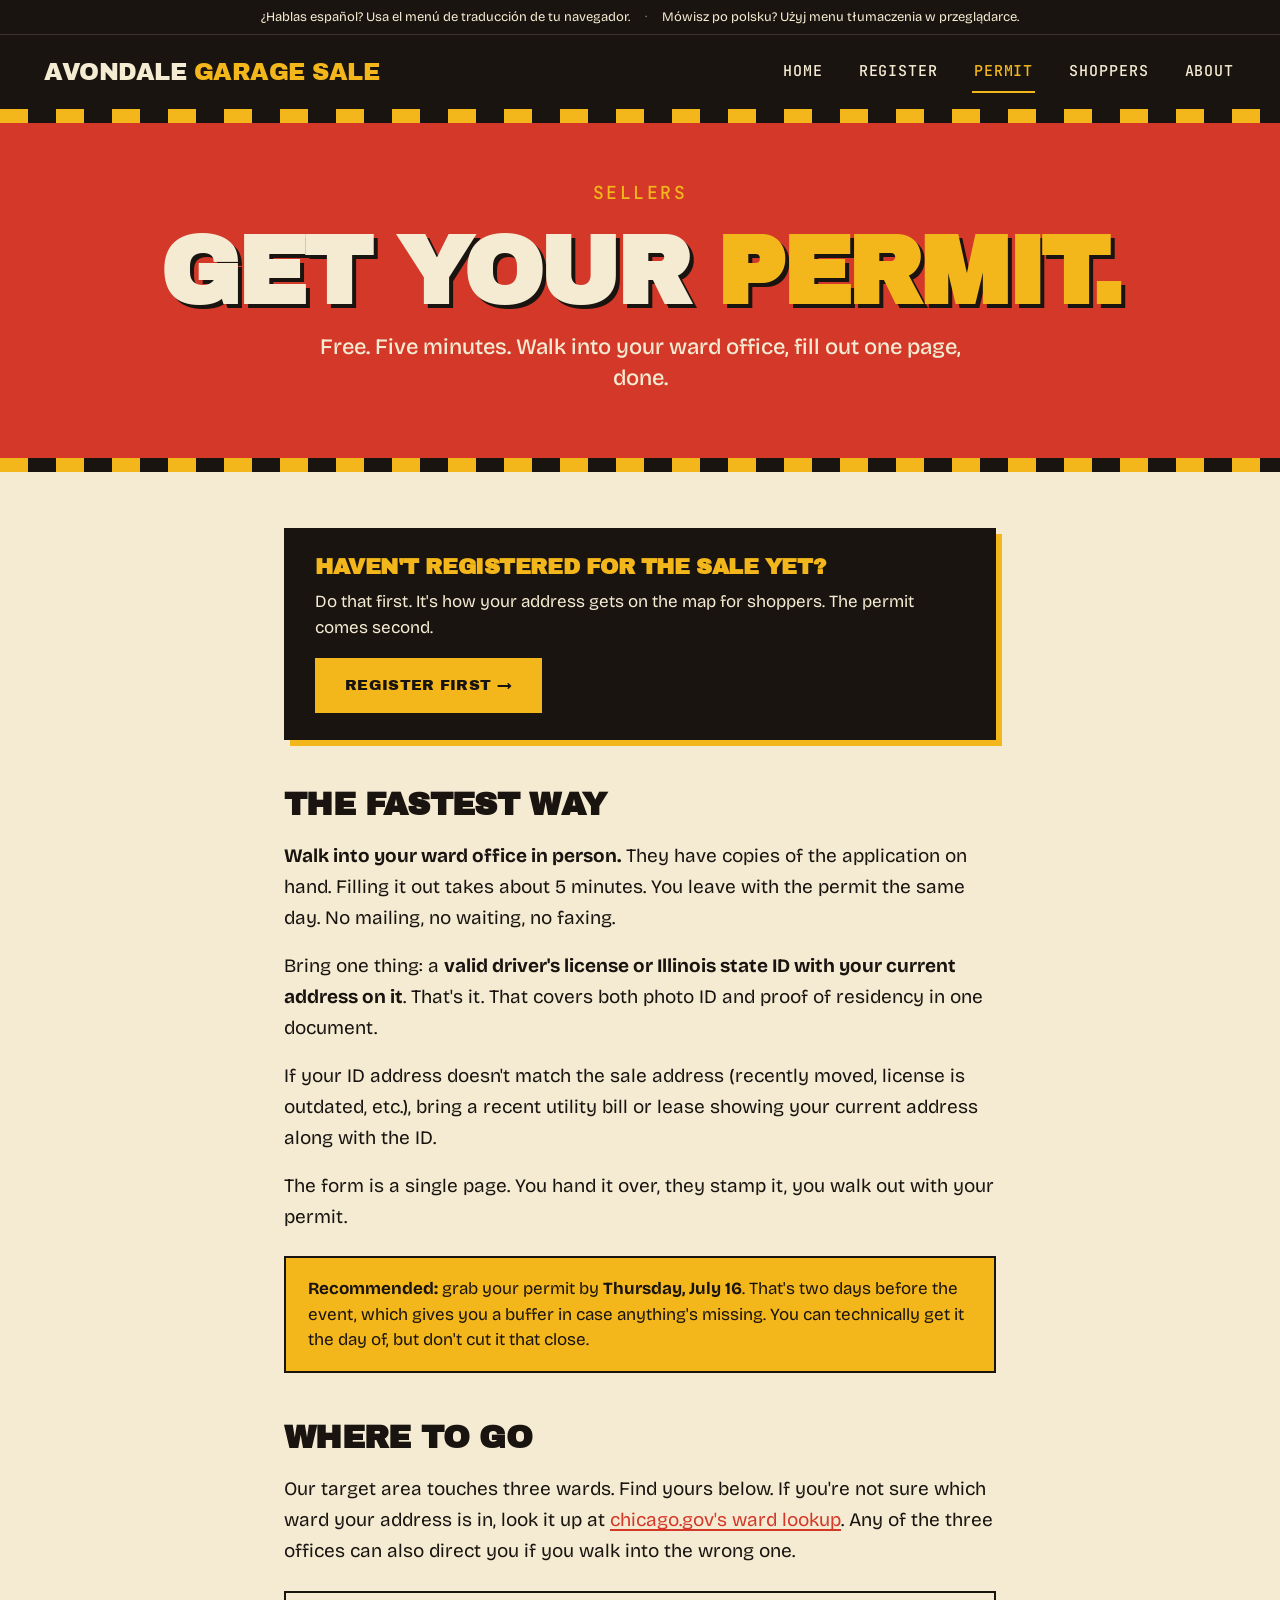
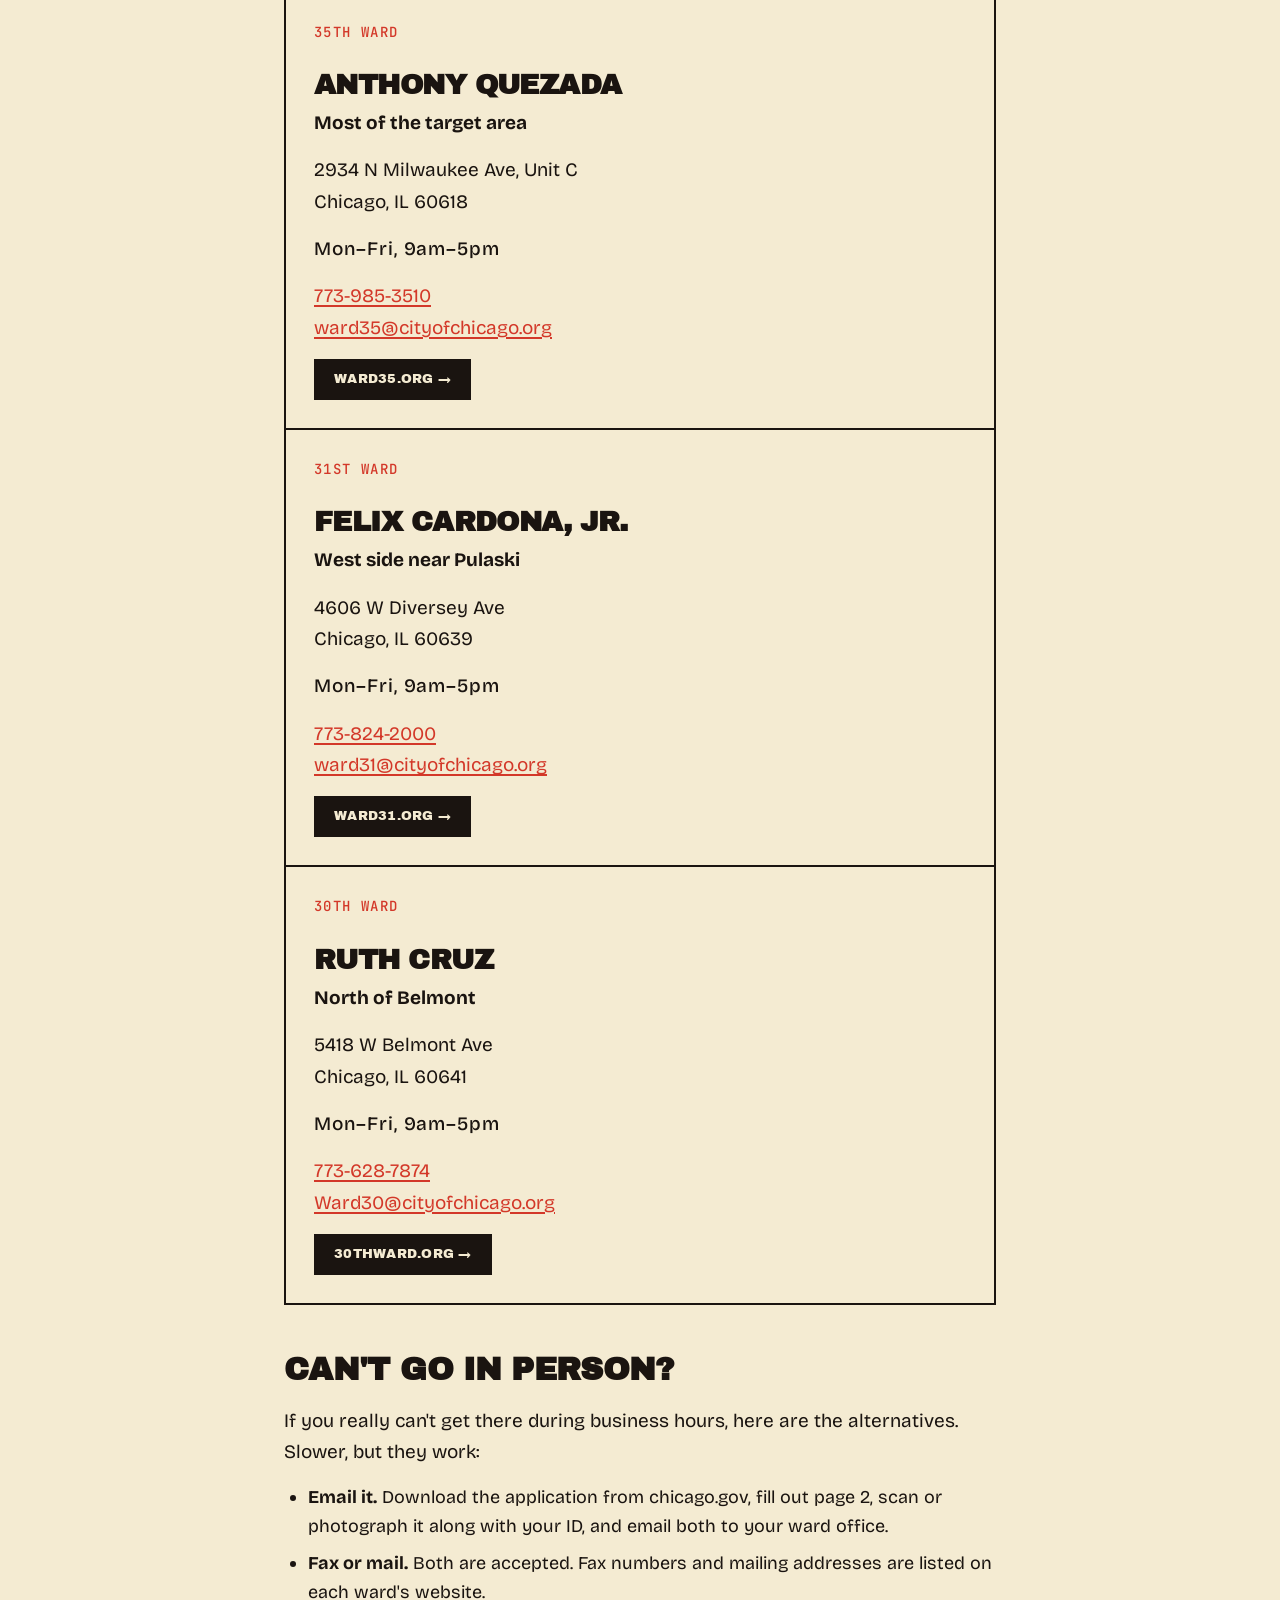
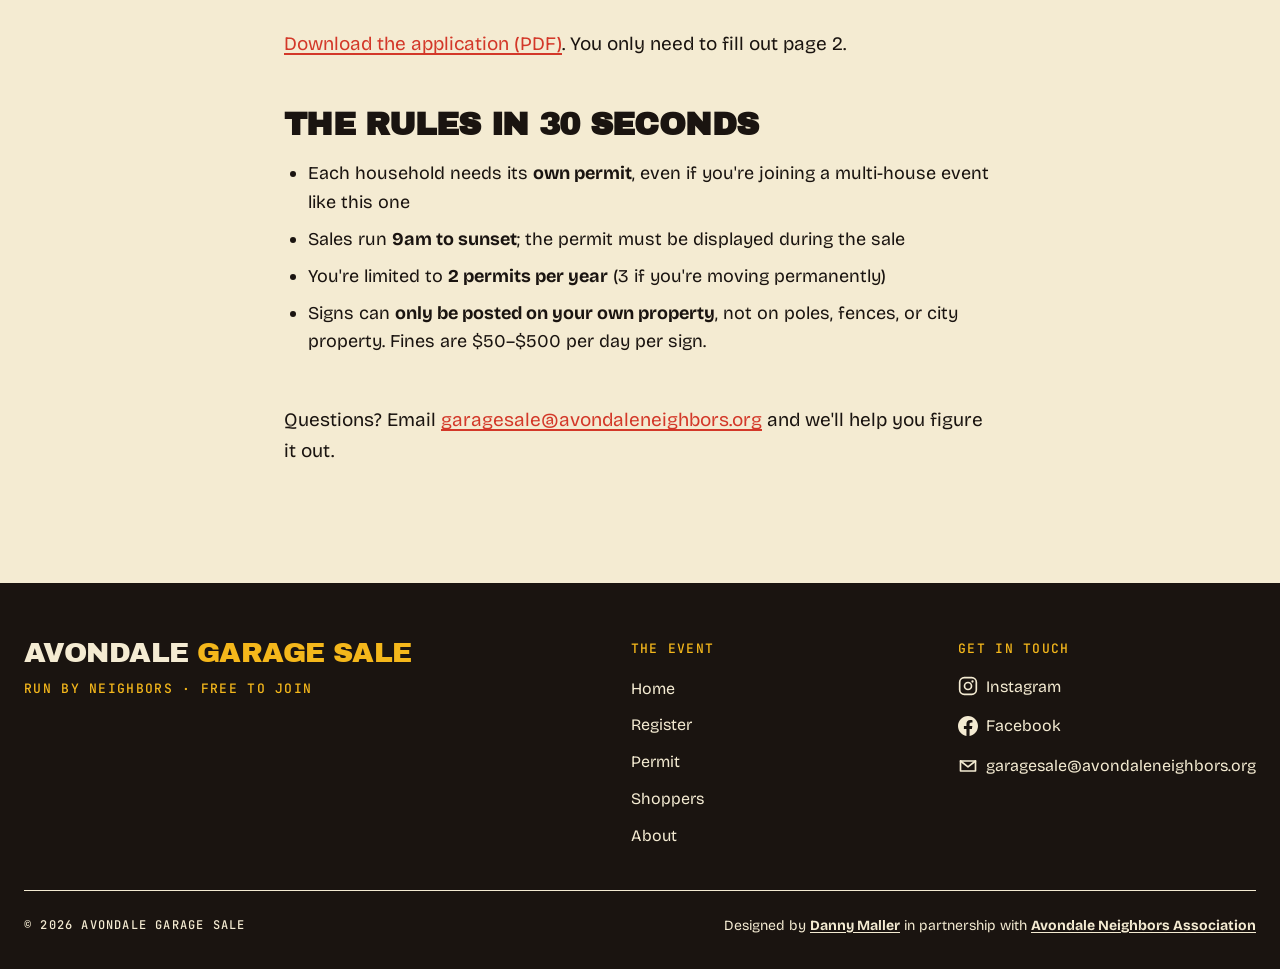
<file: permit.html>
<!DOCTYPE html>
<html lang="en">
<head>
<meta charset="UTF-8">
<meta name="viewport" content="width=device-width, initial-scale=1.0">
<title>Get your permit | Avondale Garage Sale</title>
<meta name="description" content="Chicago requires a free garage sale permit. Here's the fastest way to get one for your address.">
<link rel="stylesheet" href="styles.css">
<link rel="icon" type="image/svg+xml" href="/favicons/favicon.svg">
<link rel="icon" type="image/png" sizes="32x32" href="/favicons/favicon-32.png">
<link rel="icon" type="image/png" sizes="16x16" href="/favicons/favicon-16.png">
<link rel="apple-touch-icon" sizes="180x180" href="/favicons/apple-touch-icon.png">
<link rel="manifest" href="/site.webmanifest">
<meta name="theme-color" content="#1a1410">
<link href="https://api.mapbox.com/mapbox-gl-js/v3.24.0/mapbox-gl.css" rel="stylesheet">
<!-- Google tag (gtag.js) -->
<script async src="https://www.googletagmanager.com/gtag/js?id=G-PTKY9ETJE0"></script>
<script>
  window.dataLayer = window.dataLayer || [];
  function gtag(){dataLayer.push(arguments);}
  gtag('js', new Date());
  gtag('config', 'G-PTKY9ETJE0');
  // Helper for custom events. Never throws, even if gtag is blocked.
  window.track = function(name, params) {
    try { gtag('event', name, params || {}); } catch (e) {}
  };
</script>
<meta property="og:type" content="website">
<meta property="og:url" content="https://garagesale.avondaleneighbors.org/permit">
<meta property="og:title" content="Get your permit | Avondale Garage Sale">
<meta property="og:description" content="Chicago requires a free permit. Here's the fastest way to get one — 5 minutes at your ward office.">
<meta property="og:image" content="https://garagesale.avondaleneighbors.org/og-image.png">
<meta property="og:image:width" content="1200">
<meta property="og:image:height" content="630">
<meta property="og:site_name" content="Avondale Garage Sale">
<meta name="twitter:card" content="summary_large_image">
<meta name="twitter:title" content="Get your permit | Avondale Garage Sale">
<meta name="twitter:description" content="Chicago requires a free permit. Here's the fastest way to get one — 5 minutes at your ward office.">
<meta name="twitter:image" content="https://garagesale.avondaleneighbors.org/og-image.png">
<link rel="canonical" href="https://garagesale.avondaleneighbors.org/permit">
</head>
<body>

<div class="translate-bar">
  <span lang="es">¿Hablas español? Usa el menú de traducción de tu navegador.</span>
  <span class="translate-sep" aria-hidden="true">·</span>
  <span lang="pl">Mówisz po polsku? Użyj menu tłumaczenia w przeglądarce.</span>
</div>

<nav class="nav">
  <div class="nav-inner">
    <a href="/" class="nav-logo">Avondale <span class="yellow">Garage Sale</span></a>
    <button class="nav-toggle" type="button" aria-label="Open menu" aria-expanded="false" aria-controls="primary-nav">
      <svg viewBox="0 0 64 64" xmlns="http://www.w3.org/2000/svg" aria-hidden="true" class="hotdog-icon">
        <g class="hotdog-lines">
          <rect x="6" y="12" width="52" height="4" rx="2" fill="#f4b71b"/>
          <rect x="6" y="30" width="52" height="4" rx="2" fill="#f4b71b"/>
          <rect x="6" y="48" width="52" height="4" rx="2" fill="#f4b71b"/>
        </g>
        <g class="hotdog-shape">
          <ellipse class="bun-bottom" cx="32" cy="42" rx="26" ry="10" fill="#f4b71b" stroke="#1a1410" stroke-width="3"/>
          <ellipse class="bun-top" cx="32" cy="22" rx="26" ry="10" fill="#f4b71b" stroke="#1a1410" stroke-width="3"/>
          <rect class="sausage" x="8" y="22" width="48" height="18" rx="9" fill="#d33829" stroke="#1a1410" stroke-width="3"/>
          <path class="mustard" d="M 12 30 Q 16 26 20 30 T 28 30 T 36 30 T 44 30 T 52 30" fill="none" stroke="#f4b71b" stroke-width="3" stroke-linecap="round"/>
        </g>
      </svg>
    </button>
    <ul class="nav-links" id="primary-nav">
      <li><a href="/">Home</a></li>
      <li><a href="/register">Register</a></li>
      <li><a href="/permit" class="active">Permit</a></li>
      <li><a href="/shop">Shoppers</a></li>
      <li><a href="/about">About</a></li>
    </ul>
  </div>
</nav>

<div class="stripe"></div>

<header class="page-header">
  <div class="section-num">Sellers</div>
  <h1>Get your <span class="yellow">permit.</span></h1>
  <p>Free. Five minutes. Walk into your ward office, fill out one page, done.</p>
</header>

<div class="stripe"></div>

<main class="prose">

  <div class="prereq-callout">
    <strong>Haven't registered for the sale yet?</strong>
    <p>Do that first. It's how your address gets on the map for shoppers. The permit comes second.</p>
    <a href="/register" class="btn btn-dark" data-cta="permit_register_first">Register first →</a>
  </div>

  <h2>The fastest way</h2>
  <p><strong>Walk into your ward office in person.</strong> They have copies of the application on hand. Filling it out takes about 5 minutes. You leave with the permit the same day. No mailing, no waiting, no faxing.</p>

  <p>Bring one thing: a <strong>valid driver's license or Illinois state ID with your current address on it</strong>. That's it. That covers both photo ID and proof of residency in one document.</p>

  <p>If your ID address doesn't match the sale address (recently moved, license is outdated, etc.), bring a recent utility bill or lease showing your current address along with the ID.</p>

  <p>The form is a single page. You hand it over, they stamp it, you walk out with your permit.</p>

  <p class="callout-inline"><strong>Recommended:</strong> grab your permit by <strong>Thursday, July 16</strong>. That's two days before the event, which gives you a buffer in case anything's missing. You can technically get it the day of, but don't cut it that close.</p>

  <h2>Where to go</h2>
  <p>Our target area touches three wards. Find yours below. If you're not sure which ward your address is in, look it up at <a href="https://gisapps.chicago.gov/WardGeocode/" target="_blank" rel="noopener" data-cta="ward_lookup">chicago.gov's ward lookup</a>. Any of the three offices can also direct you if you walk into the wrong one.</p>

  <div class="permit-wards">

    <div class="permit-ward">
      <div class="permit-ward-num">35th Ward</div>
      <h3>Anthony Quezada</h3>
      <p class="permit-ward-rep">Most of the target area</p>
      <p class="permit-ward-addr">2934 N Milwaukee Ave, Unit C<br>Chicago, IL 60618</p>
      <p class="permit-ward-hours">Mon–Fri, 9am–5pm</p>
      <p class="permit-ward-contact">
        <a href="tel:7739853510">773-985-3510</a><br>
        <a href="mailto:ward35@cityofchicago.org">ward35@cityofchicago.org</a>
      </p>
      <a href="https://www.ward35.org/" class="btn btn-dark" target="_blank" rel="noopener" data-cta="ward35_site">ward35.org →</a>
    </div>

    <div class="permit-ward">
      <div class="permit-ward-num">31st Ward</div>
      <h3>Felix Cardona, Jr.</h3>
      <p class="permit-ward-rep">West side near Pulaski</p>
      <p class="permit-ward-addr">4606 W Diversey Ave<br>Chicago, IL 60639</p>
      <p class="permit-ward-hours">Mon–Fri, 9am–5pm</p>
      <p class="permit-ward-contact">
        <a href="tel:7738242000">773-824-2000</a><br>
        <a href="mailto:ward31@cityofchicago.org">ward31@cityofchicago.org</a>
      </p>
      <a href="https://www.ward31.org/" class="btn btn-dark" target="_blank" rel="noopener" data-cta="ward31_site">ward31.org →</a>
    </div>

    <div class="permit-ward">
      <div class="permit-ward-num">30th Ward</div>
      <h3>Ruth Cruz</h3>
      <p class="permit-ward-rep">North of Belmont</p>
      <p class="permit-ward-addr">5418 W Belmont Ave<br>Chicago, IL 60641</p>
      <p class="permit-ward-hours">Mon–Fri, 9am–5pm</p>
      <p class="permit-ward-contact">
        <a href="tel:7736287874">773-628-7874</a><br>
        <a href="mailto:Ward30@cityofchicago.org">Ward30@cityofchicago.org</a>
      </p>
      <a href="https://www.30thward.org/" class="btn btn-dark" target="_blank" rel="noopener" data-cta="ward30_site">30thward.org →</a>
    </div>

  </div>

  <h2>Can't go in person?</h2>
  <p>If you really can't get there during business hours, here are the alternatives. Slower, but they work:</p>
  <ul>
    <li><strong>Email it.</strong> Download the application from chicago.gov, fill out page 2, scan or photograph it along with your ID, and email both to your ward office.</li>
    <li><strong>Fax or mail.</strong> Both are accepted. Fax numbers and mailing addresses are listed on each ward's website.</li>
  </ul>

  <p><a href="https://www.chicago.gov/content/dam/city/depts/streets/general/Garage_Sale_Application_English_2024.pdf" target="_blank" rel="noopener" data-cta="permit_pdf_download">Download the application (PDF)</a>. You only need to fill out page 2.</p>

  <h2>The rules in 30 seconds</h2>
  <ul>
    <li>Each household needs its <strong>own permit</strong>, even if you're joining a multi-house event like this one</li>
    <li>Sales run <strong>9am to sunset</strong>; the permit must be displayed during the sale</li>
    <li>You're limited to <strong>2 permits per year</strong> (3 if you're moving permanently)</li>
    <li>Signs can <strong>only be posted on your own property</strong>, not on poles, fences, or city property. Fines are $50–$500 per day per sign.</li>
  </ul>

  <p style="margin-top: 48px;">Questions? Email <a href="mailto:garagesale@avondaleneighbors.org">garagesale@avondaleneighbors.org</a> and we'll help you figure it out.</p>

</main>

<footer class="footer">
  <div class="footer-inner">
    <div>
      <div class="footer-brand">Avondale <span class="yellow">Garage Sale</span></div>
      <div class="footer-tagline">Run by neighbors · Free to join</div>
    </div>
    <div>
      <h4>The event</h4>
      <ul>
        <li><a href="/">Home</a></li>
        <li><a href="/register">Register</a></li>
        <li><a href="/permit">Permit</a></li>
        <li><a href="/shop">Shoppers</a></li>
        <li><a href="/about">About</a></li>
      </ul>
    </div>
    <div>
      <h4>Get in touch</h4>
      <ul>
        <li>
          <a href="https://www.instagram.com/avondalegaragesale/" target="_blank" rel="noopener" class="social-icon" aria-label="Follow on Instagram">
            <svg viewBox="0 0 24 24" xmlns="http://www.w3.org/2000/svg" aria-hidden="true" focusable="false">
              <rect x="2" y="2" width="20" height="20" rx="5.5" fill="none" stroke="currentColor" stroke-width="2"/>
              <circle cx="12" cy="12" r="4.2" fill="none" stroke="currentColor" stroke-width="2"/>
              <circle cx="17.4" cy="6.6" r="1.4" fill="currentColor"/>
            </svg>
            <span class="social-icon-label">Instagram</span>
          </a>
        </li>
        <li>
          <a href="https://www.facebook.com/share/1H7Sde6Nrx/" target="_blank" rel="noopener" class="social-icon" aria-label="Follow on Facebook">
            <svg viewBox="0 0 24 24" xmlns="http://www.w3.org/2000/svg" aria-hidden="true" focusable="false">
              <path fill="currentColor" d="M24 12.073C24 5.405 18.627 0 12 0S0 5.405 0 12.073C0 18.1 4.388 23.094 10.125 24v-8.437H7.078v-3.49h3.047V9.41c0-3.017 1.792-4.683 4.533-4.683 1.312 0 2.686.235 2.686.235v2.962h-1.513c-1.491 0-1.956.93-1.956 1.886v2.262h3.328l-.532 3.49h-2.796V24C19.612 23.094 24 18.1 24 12.073z"/>
            </svg>
            <span class="social-icon-label">Facebook</span>
          </a>
        </li>
        <li>
          <a href="mailto:garagesale@avondaleneighbors.org" class="social-icon" aria-label="Email garagesale@avondaleneighbors.org">
            <svg viewBox="0 0 24 24" xmlns="http://www.w3.org/2000/svg" aria-hidden="true" focusable="false">
              <path fill="none" stroke="currentColor" stroke-width="2" stroke-linejoin="round" d="M3 6h18v12H3z"/>
              <path fill="none" stroke="currentColor" stroke-width="2" stroke-linecap="round" stroke-linejoin="round" d="M3 6l9 7 9-7"/>
            </svg>
            <span class="social-icon-label">garagesale@avondaleneighbors.org</span>
          </a>
        </li>
      </ul>
    </div>
  </div>
  <div class="footer-bottom">
    <span>© 2026 Avondale Garage Sale</span>
    <span class="footer-credit">Designed by <a href="https://dannymaller.com" target="_blank" rel="noopener">Danny Maller</a> in partnership with <a href="https://avondaleneighbors.org" target="_blank" rel="noopener">Avondale Neighbors Association</a></span>
  </div>
</footer>

<script>
  (function() {
    var toggle = document.querySelector('.nav-toggle');
    var menu = document.getElementById('primary-nav');
    if (!toggle || !menu) return;
    toggle.addEventListener('click', function() {
      var open = menu.classList.toggle('open');
      toggle.classList.toggle('wiggle', open);
      toggle.setAttribute('aria-expanded', open ? 'true' : 'false');
      toggle.setAttribute('aria-label', open ? 'Close menu' : 'Open menu');
    });
  })();
</script>

<script>
  // Site-wide click events: CTAs, email links, directions links anywhere,
  // and any action inside a map popup (including route.js buttons).
  (function() {
    var PAGE = 'permit';
    var MAPS_RE = /google\.[^\/]+\/maps|maps\.app\.goo\.gl|maps\.apple\.com/i;
    document.addEventListener('click', function(e) {
      if (!e.target || !e.target.closest) return;
      var cta = e.target.closest('[data-cta]');
      if (cta) track('cta_click', { cta_id: cta.getAttribute('data-cta'), page: PAGE });
      var mail = e.target.closest('a[href^="mailto:"]');
      if (mail) track('email_click', { page: PAGE });
      // Any Google/Apple Maps link, wherever it lives (popup, route panel, copy)
      var a = e.target.closest('a[href]');
      if (a && MAPS_RE.test(a.getAttribute('href') || '')) {
        track('open_directions', { link_url: a.getAttribute('href'), page: PAGE });
        return;
      }
      // Everything else tapped inside a seller popup: route buttons, links
      var popEl = e.target.closest('.mapboxgl-popup button, .mapboxgl-popup a');
      if (popEl) {
        track('map_popup_action', {
          action_label: (popEl.getAttribute('data-cta') || popEl.textContent || '').trim().slice(0, 60),
          page: PAGE
        });
      }
    });
  })();
</script>
</body>
</html>
</file>
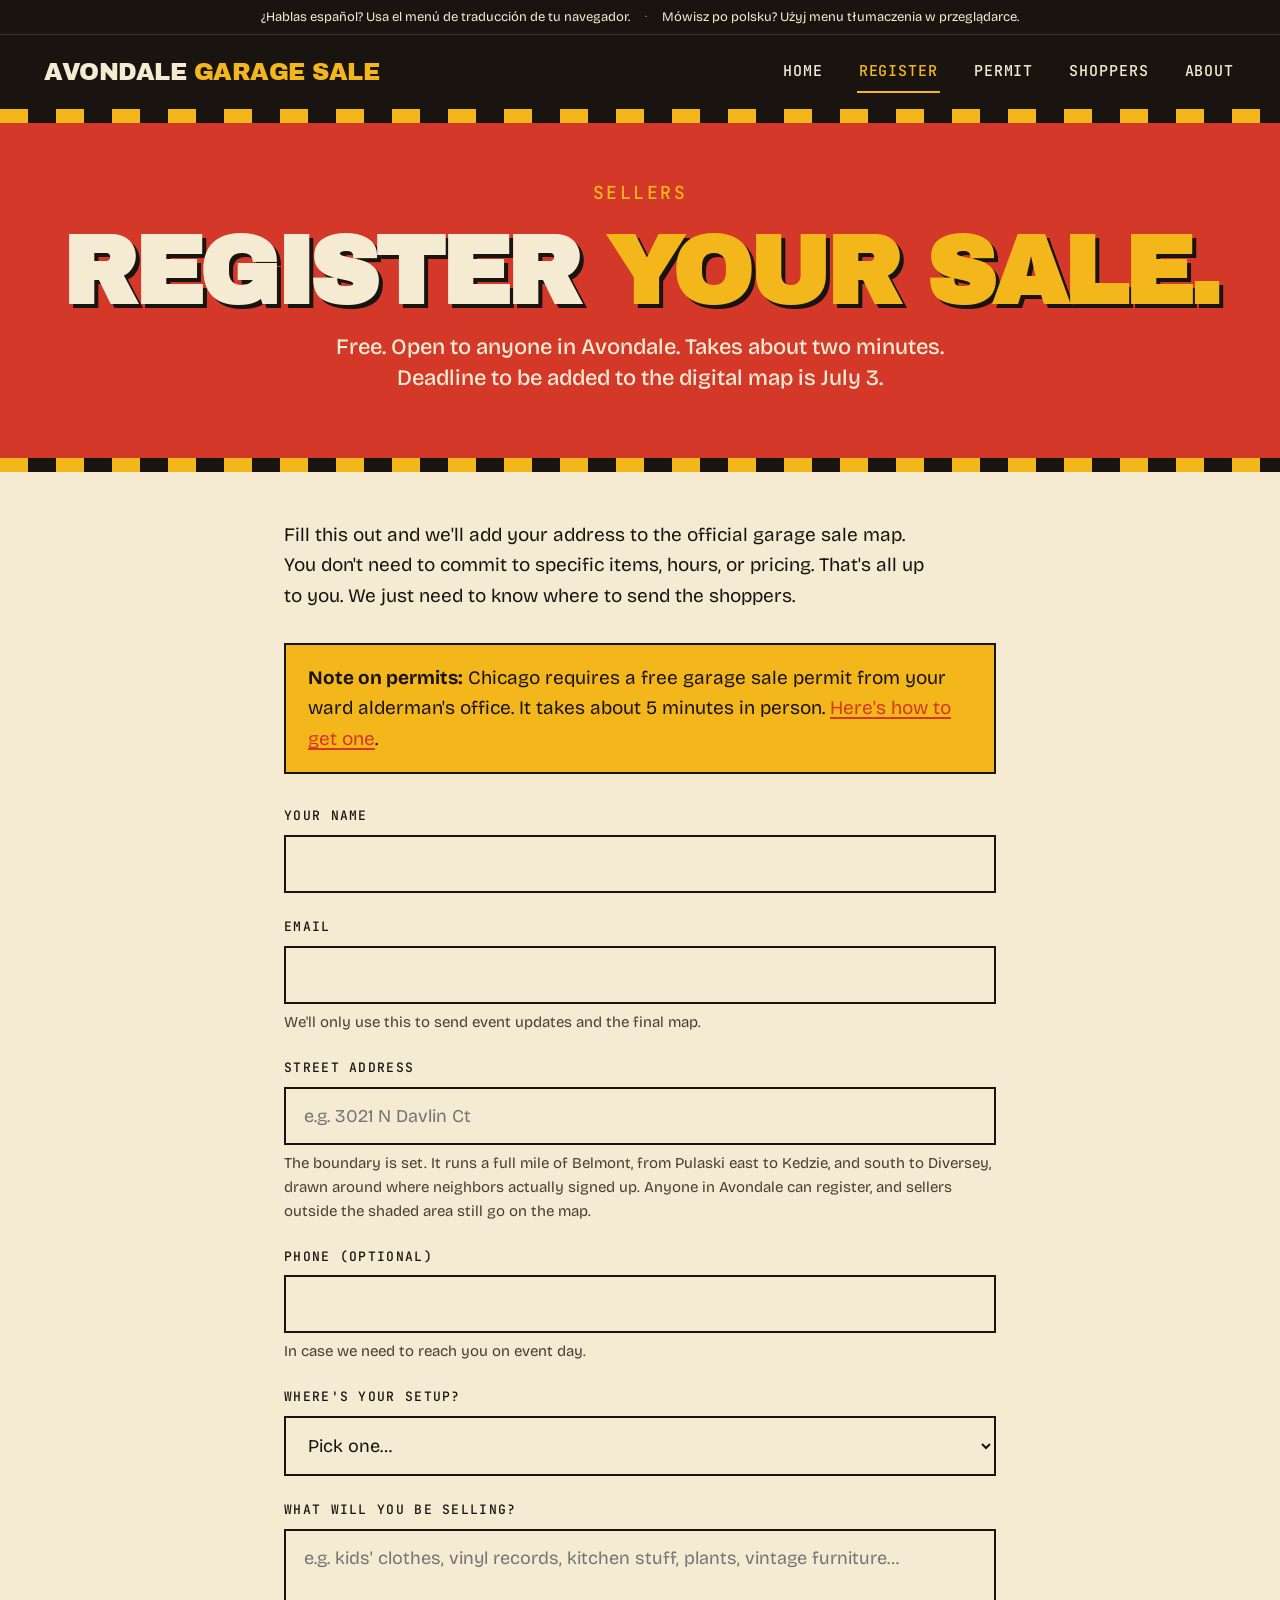
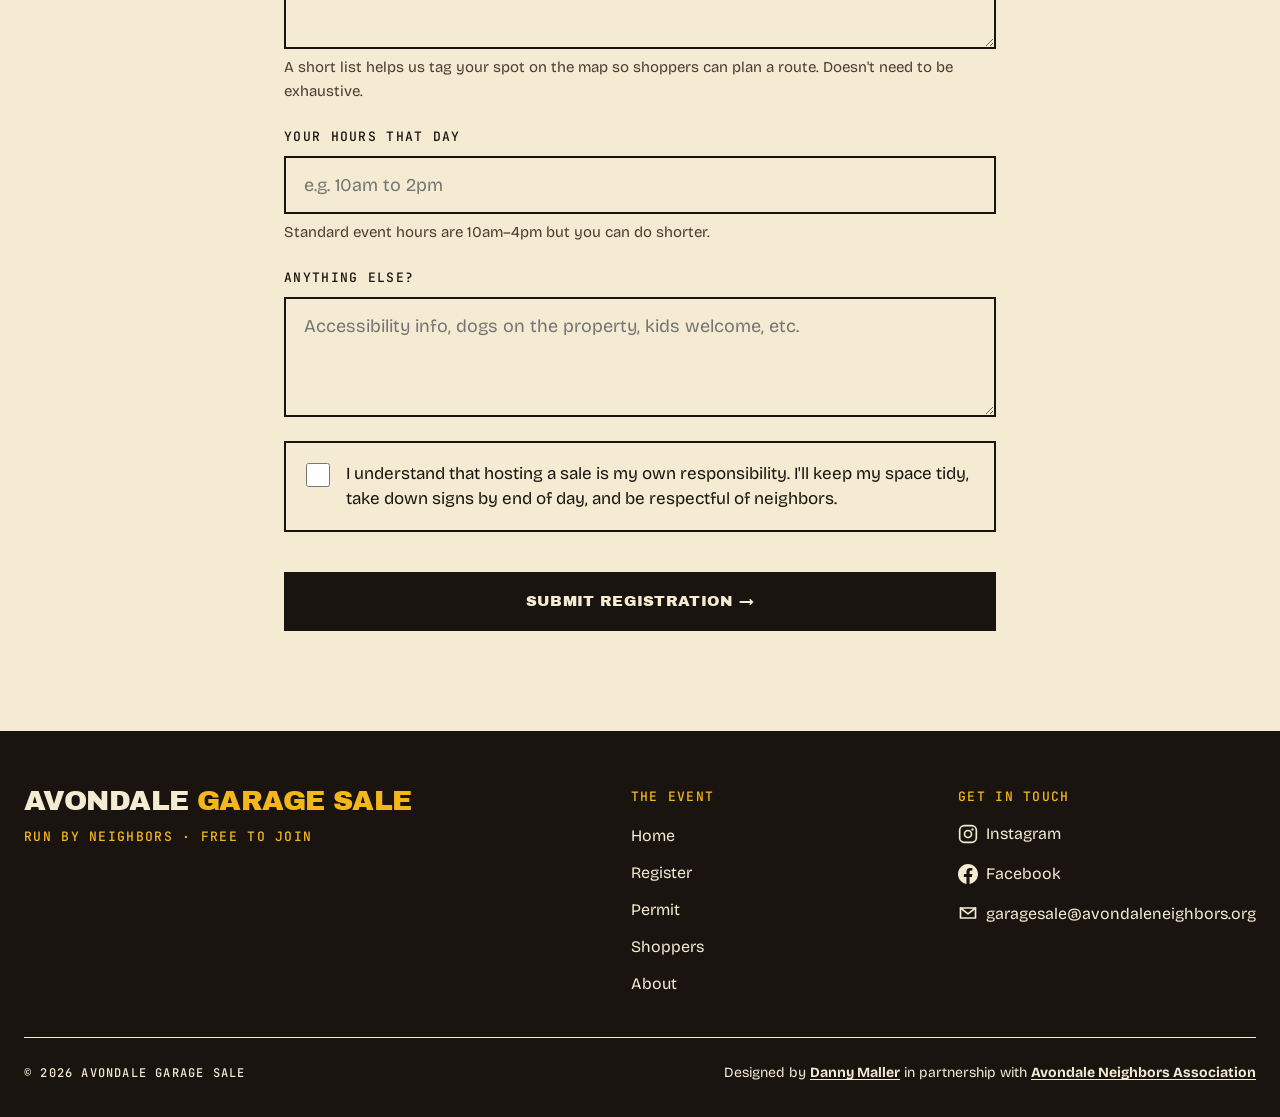
<file: register.html>
<!DOCTYPE html>
<html lang="en">
<head>
<meta charset="UTF-8">
<meta name="viewport" content="width=device-width, initial-scale=1.0">
<title>Register your sale | Avondale Garage Sale</title>
<meta name="description" content="Sign up to host a garage sale during the Avondale Garage Sale event. Free, takes 2 minutes.">
<link rel="stylesheet" href="styles.css">
<link rel="icon" type="image/svg+xml" href="/favicons/favicon.svg">
<link rel="icon" type="image/png" sizes="32x32" href="/favicons/favicon-32.png">
<link rel="icon" type="image/png" sizes="16x16" href="/favicons/favicon-16.png">
<link rel="apple-touch-icon" sizes="180x180" href="/favicons/apple-touch-icon.png">
<link rel="manifest" href="/site.webmanifest">
<meta name="theme-color" content="#1a1410">
<!-- Google tag (gtag.js) -->
<script async src="https://www.googletagmanager.com/gtag/js?id=G-PTKY9ETJE0"></script>
<script>
  window.dataLayer = window.dataLayer || [];
  function gtag(){dataLayer.push(arguments);}
  gtag('js', new Date());
  gtag('config', 'G-PTKY9ETJE0');
  // Helper for custom events. Never throws, even if gtag is blocked.
  window.track = function(name, params) {
    try { gtag('event', name, params || {}); } catch (e) {}
  };
</script>
<meta property="og:type" content="website">
<meta property="og:url" content="https://garagesale.avondaleneighbors.org/register">
<meta property="og:title" content="Register your sale | Avondale Garage Sale">
<meta property="og:description" content="Sign up to host a sale during the Avondale Garage Sale event. Free, takes 2 minutes.">
<meta property="og:image" content="https://garagesale.avondaleneighbors.org/og-image.png">
<meta property="og:image:width" content="1200">
<meta property="og:image:height" content="630">
<meta property="og:site_name" content="Avondale Garage Sale">
<meta name="twitter:card" content="summary_large_image">
<meta name="twitter:title" content="Register your sale | Avondale Garage Sale">
<meta name="twitter:description" content="Sign up to host a sale during the Avondale Garage Sale event. Free, takes 2 minutes.">
<meta name="twitter:image" content="https://garagesale.avondaleneighbors.org/og-image.png">
<link rel="canonical" href="https://garagesale.avondaleneighbors.org/register">
</head>
<body>

<div class="translate-bar">
  <span lang="es">¿Hablas español? Usa el menú de traducción de tu navegador.</span>
  <span class="translate-sep" aria-hidden="true">·</span>
  <span lang="pl">Mówisz po polsku? Użyj menu tłumaczenia w przeglądarce.</span>
</div>

<nav class="nav">
  <div class="nav-inner">
    <a href="/" class="nav-logo">Avondale <span class="yellow">Garage Sale</span></a>
    <button class="nav-toggle" type="button" aria-label="Open menu" aria-expanded="false" aria-controls="primary-nav">
      <svg viewBox="0 0 64 64" xmlns="http://www.w3.org/2000/svg" aria-hidden="true" class="hotdog-icon">
        <g class="hotdog-lines">
          <rect x="6" y="12" width="52" height="4" rx="2" fill="#f4b71b"/>
          <rect x="6" y="30" width="52" height="4" rx="2" fill="#f4b71b"/>
          <rect x="6" y="48" width="52" height="4" rx="2" fill="#f4b71b"/>
        </g>
        <g class="hotdog-shape">
          <ellipse class="bun-bottom" cx="32" cy="42" rx="26" ry="10" fill="#f4b71b" stroke="#1a1410" stroke-width="3"/>
          <ellipse class="bun-top" cx="32" cy="22" rx="26" ry="10" fill="#f4b71b" stroke="#1a1410" stroke-width="3"/>
          <rect class="sausage" x="8" y="22" width="48" height="18" rx="9" fill="#d33829" stroke="#1a1410" stroke-width="3"/>
          <path class="mustard" d="M 12 30 Q 16 26 20 30 T 28 30 T 36 30 T 44 30 T 52 30" fill="none" stroke="#f4b71b" stroke-width="3" stroke-linecap="round"/>
        </g>
      </svg>
    </button>
    <ul class="nav-links" id="primary-nav">
      <li><a href="/">Home</a></li>
      <li><a href="/register" class="active">Register</a></li>
      <li><a href="/permit">Permit</a></li>
      <li><a href="/shop">Shoppers</a></li>
      <li><a href="/about">About</a></li>
    </ul>
  </div>
</nav>

<div class="stripe"></div>

<header class="page-header">
  <div class="section-num">Sellers</div>
  <h1>Register <span class="yellow">your sale.</span></h1>
  <p>Free. Open to anyone in Avondale. Takes about two minutes. Deadline to be added to the digital map is July 3.</p>
</header>

<div class="stripe"></div>

<main class="form-page">

  <p class="form-intro">
    Fill this out and we'll add your address to the official garage sale map. You don't need to commit to specific items, hours, or pricing. That's all up to you. We just need to know where to send the shoppers.
  </p>

  <p class="form-intro callout">
    <strong>Note on permits:</strong> Chicago requires a free garage sale permit from your ward alderman's office. It takes about 5 minutes in person. <a href="/permit">Here's how to get one</a>.
  </p>

  <div id="form-success" class="form-success" hidden>
    <div class="form-success-num">Step 1 of 2 complete</div>
    <h2>You're on the map.</h2>
    <p>Thanks for registering. We'll add your address to the official garage sale map. Now there's one more thing you need to do:</p>

    <div class="form-success-next">
      <div class="form-success-next-num">Next →</div>
      <h3>Get your city permit</h3>
      <p>Chicago requires every household holding a sale to have a free permit. Takes about 5 minutes at your ward office. <strong>Grab yours by Thursday, July 16</strong> so you're ready for the event.</p>
      <a href="/permit" class="btn btn-yellow">How to get your permit →</a>
    </div>

    <p class="form-success-footer">We'll also email you a reminder closer to the event with the final map and any updates.</p>
  </div>

  <div id="form-error" class="form-error" hidden>
    <strong>Something went wrong.</strong> <span id="form-error-msg">Please try again, or email <a href="mailto:garagesale@avondaleneighbors.org">garagesale@avondaleneighbors.org</a> directly.</span>
  </div>

  <form id="register-form" class="form" novalidate>

    <div class="form-field">
      <label for="name">Your name</label>
      <input type="text" id="name" name="name" required>
    </div>

    <div class="form-field">
      <label for="email">Email</label>
      <input type="email" id="email" name="email" required>
      <p class="hint">We'll only use this to send event updates and the final map.</p>
    </div>

    <div class="form-field">
      <label for="address">Street address</label>
      <input type="text" id="address" name="address" placeholder="e.g. 3021 N Davlin Ct" required>
      <p class="hint">The boundary is set. It runs a full mile of Belmont, from Pulaski east to Kedzie, and south to Diversey, drawn around where neighbors actually signed up. Anyone in Avondale can register, and sellers outside the shaded area still go on the map.</p>
    </div>

    <div class="form-field">
      <label for="phone">Phone (optional)</label>
      <input type="tel" id="phone" name="phone">
      <p class="hint">In case we need to reach you on event day.</p>
    </div>

    <div class="form-field">
      <label for="sale_type">Where's your setup?</label>
      <select id="sale_type" name="sale_type" required>
        <option value="">Pick one…</option>
        <option>Garage / driveway</option>
        <option>Front yard / stoop</option>
        <option>Alley</option>
        <option>Other</option>
      </select>
    </div>

    <div class="form-field">
      <label for="categories">What will you be selling?</label>
      <textarea id="categories" name="categories" placeholder="e.g. kids' clothes, vinyl records, kitchen stuff, plants, vintage furniture…"></textarea>
      <p class="hint">A short list helps us tag your spot on the map so shoppers can plan a route. Doesn't need to be exhaustive.</p>
    </div>

    <div class="form-field">
      <label for="hours">Your hours that day</label>
      <input type="text" id="hours" name="hours" placeholder="e.g. 10am to 2pm">
      <p class="hint">Standard event hours are 10am–4pm but you can do shorter.</p>
    </div>

    <div class="form-field">
      <label for="notes">Anything else?</label>
      <textarea id="notes" name="notes" placeholder="Accessibility info, dogs on the property, kids welcome, etc."></textarea>
    </div>

    <div class="form-field-checkbox">
      <input type="checkbox" id="agree" name="agree" required>
      <label for="agree">I understand that hosting a sale is my own responsibility. I'll keep my space tidy, take down signs by end of day, and be respectful of neighbors.</label>
    </div>

    <div style="margin-top: 16px;">
      <button type="submit" id="submit-btn" class="btn btn-dark" style="width: 100%; padding: 20px;">Submit registration →</button>
    </div>

  </form>

</main>

<footer class="footer">
  <div class="footer-inner">
    <div>
      <div class="footer-brand">Avondale <span class="yellow">Garage Sale</span></div>
      <div class="footer-tagline">Run by neighbors · Free to join</div>
    </div>
    <div>
      <h4>The event</h4>
      <ul>
        <li><a href="/">Home</a></li>
        <li><a href="/register">Register</a></li>
        <li><a href="/permit">Permit</a></li>
        <li><a href="/shop">Shoppers</a></li>
        <li><a href="/about">About</a></li>
      </ul>
    </div>
    <div>
      <h4>Get in touch</h4>
      <ul>
        <li>
          <a href="https://www.instagram.com/avondalegaragesale/" target="_blank" rel="noopener" class="social-icon" aria-label="Follow on Instagram">
            <svg viewBox="0 0 24 24" xmlns="http://www.w3.org/2000/svg" aria-hidden="true" focusable="false">
              <rect x="2" y="2" width="20" height="20" rx="5.5" fill="none" stroke="currentColor" stroke-width="2"/>
              <circle cx="12" cy="12" r="4.2" fill="none" stroke="currentColor" stroke-width="2"/>
              <circle cx="17.4" cy="6.6" r="1.4" fill="currentColor"/>
            </svg>
            <span class="social-icon-label">Instagram</span>
          </a>
        </li>
        <li>
          <a href="https://www.facebook.com/share/1H7Sde6Nrx/" target="_blank" rel="noopener" class="social-icon" aria-label="Follow on Facebook">
            <svg viewBox="0 0 24 24" xmlns="http://www.w3.org/2000/svg" aria-hidden="true" focusable="false">
              <path fill="currentColor" d="M24 12.073C24 5.405 18.627 0 12 0S0 5.405 0 12.073C0 18.1 4.388 23.094 10.125 24v-8.437H7.078v-3.49h3.047V9.41c0-3.017 1.792-4.683 4.533-4.683 1.312 0 2.686.235 2.686.235v2.962h-1.513c-1.491 0-1.956.93-1.956 1.886v2.262h3.328l-.532 3.49h-2.796V24C19.612 23.094 24 18.1 24 12.073z"/>
            </svg>
            <span class="social-icon-label">Facebook</span>
          </a>
        </li>
        <li>
          <a href="mailto:garagesale@avondaleneighbors.org" class="social-icon" aria-label="Email garagesale@avondaleneighbors.org">
            <svg viewBox="0 0 24 24" xmlns="http://www.w3.org/2000/svg" aria-hidden="true" focusable="false">
              <path fill="none" stroke="currentColor" stroke-width="2" stroke-linejoin="round" d="M3 6h18v12H3z"/>
              <path fill="none" stroke="currentColor" stroke-width="2" stroke-linecap="round" stroke-linejoin="round" d="M3 6l9 7 9-7"/>
            </svg>
            <span class="social-icon-label">garagesale@avondaleneighbors.org</span>
          </a>
        </li>
      </ul>
    </div>
  </div>
  <div class="footer-bottom">
    <span>© 2026 Avondale Garage Sale</span>
    <span class="footer-credit">Designed by <a href="https://dannymaller.com" target="_blank" rel="noopener">Danny Maller</a> in partnership with <a href="https://avondaleneighbors.org" target="_blank" rel="noopener">Avondale Neighbors Association</a></span>
  </div>
</footer>

<script>
  (function() {
    var toggle = document.querySelector('.nav-toggle');
    var menu = document.getElementById('primary-nav');
    if (!toggle || !menu) return;
    toggle.addEventListener('click', function() {
      var open = menu.classList.toggle('open');
      toggle.classList.toggle('wiggle', open);
      toggle.setAttribute('aria-expanded', open ? 'true' : 'false');
      toggle.setAttribute('aria-label', open ? 'Close menu' : 'Open menu');
    });
  })();
</script>

<script>
  (function() {
    var ENDPOINT = 'https://script.google.com/macros/s/AKfycbwRLwDE6bQFx3uR-0Zm9TL5LauKFhztsBqfWzo-ledPryup7tcNOecm4hEo3LWgVG01/exec';

    var form = document.getElementById('register-form');
    if (!form) return;
    var submitBtn = document.getElementById('submit-btn');

    // Fires once when someone begins typing, so drop-off is measurable.
    var formStarted = false;
    form.addEventListener('input', function() {
      if (formStarted) return;
      formStarted = true;
      track('register_start');
    });
    var successBox = document.getElementById('form-success');
    var errorBox = document.getElementById('form-error');
    var errorMsg = document.getElementById('form-error-msg');

    function showError(msg) {
      if (msg) errorMsg.textContent = msg;
      errorBox.hidden = false;
      errorBox.scrollIntoView({ behavior: 'smooth', block: 'center' });
    }

    function hideError() {
      errorBox.hidden = true;
    }

    function getValues() {
      var fd = new FormData(form);
      return {
        name: (fd.get('name') || '').trim(),
        email: (fd.get('email') || '').trim(),
        address: (fd.get('address') || '').trim(),
        phone: (fd.get('phone') || '').trim(),
        sale_type: (fd.get('sale_type') || '').trim(),
        categories: (fd.get('categories') || '').trim(),
        hours: (fd.get('hours') || '').trim(),
        notes: (fd.get('notes') || '').trim(),
        agree: fd.get('agree') === 'on'
      };
    }

    function validate(data) {
      if (!data.name) return 'Please add your name.';
      if (!data.email) return 'Please add your email.';
      if (!/^[^\s@]+@[^\s@]+\.[^\s@]+$/.test(data.email)) return 'That email looks off. Please check it.';
      if (!data.address) return 'Please add your street address.';
      if (!data.sale_type) return 'Please pick a sale type.';
      if (!data.agree) return 'Please check the agreement box at the bottom.';
      return null;
    }

    form.addEventListener('submit', function(e) {
      e.preventDefault();
      hideError();

      var data = getValues();
      var validationError = validate(data);
      if (validationError) {
        track('register_error', { error_type: 'validation' });
        showError(validationError);
        return;
      }

      track('register_submit', { sale_type: data.sale_type });
      submitBtn.disabled = true;
      var originalLabel = submitBtn.textContent;
      submitBtn.textContent = 'Submitting…';

      // Google Apps Script web apps don't return CORS headers, so we use
      // text/plain to avoid a preflight, and parse the response as JSON.
      // Apps Script also redirects (302) through script.googleusercontent.com,
      // so we follow redirects and read as text first in case the response
      // isn't strictly JSON.
      fetch(ENDPOINT, {
        method: 'POST',
        mode: 'cors',
        redirect: 'follow',
        headers: { 'Content-Type': 'text/plain;charset=utf-8' },
        body: JSON.stringify(data)
      })
      .then(function(res) { return res.text(); })
      .then(function(text) {
        var json;
        try {
          json = JSON.parse(text);
        } catch (e) {
          // Response wasn't JSON. If status was OK, assume success since
          // the row likely made it to the sheet anyway.
          console.warn('Non-JSON response from Apps Script:', text);
          json = { ok: true };
        }
        // Always reset the button state (defensive — form hides on success
        // but if anything keeps it visible, this prevents a stuck "Submitting…")
        submitBtn.disabled = false;
        submitBtn.textContent = originalLabel;
        if (json && json.ok) {
          track('register_success', { sale_type: data.sale_type });
          form.hidden = true;
          successBox.hidden = false;
          successBox.scrollIntoView({ behavior: 'smooth', block: 'start' });
        } else {
          throw new Error((json && json.error) || 'Unknown error');
        }
      })
      .catch(function(err) {
        track('register_error', { error_type: 'network' });
        submitBtn.disabled = false;
        submitBtn.textContent = originalLabel;
        showError('Submission failed. Please try again, or email garagesale@avondaleneighbors.org directly.');
        console.error('Form error:', err);
      });
    });
  })();
</script>

<script>
  // Site-wide click events: CTAs, email links, directions links anywhere,
  // and any action inside a map popup (including route.js buttons).
  (function() {
    var PAGE = 'register';
    var MAPS_RE = /google\.[^\/]+\/maps|maps\.app\.goo\.gl|maps\.apple\.com/i;
    document.addEventListener('click', function(e) {
      if (!e.target || !e.target.closest) return;
      var cta = e.target.closest('[data-cta]');
      if (cta) track('cta_click', { cta_id: cta.getAttribute('data-cta'), page: PAGE });
      var mail = e.target.closest('a[href^="mailto:"]');
      if (mail) track('email_click', { page: PAGE });
      // Any Google/Apple Maps link, wherever it lives (popup, route panel, copy)
      var a = e.target.closest('a[href]');
      if (a && MAPS_RE.test(a.getAttribute('href') || '')) {
        track('open_directions', { link_url: a.getAttribute('href'), page: PAGE });
        return;
      }
      // Everything else tapped inside a seller popup: route buttons, links
      var popEl = e.target.closest('.mapboxgl-popup button, .mapboxgl-popup a');
      if (popEl) {
        track('map_popup_action', {
          action_label: (popEl.getAttribute('data-cta') || popEl.textContent || '').trim().slice(0, 60),
          page: PAGE
        });
      }
    });
  })();
</script>
</body>
</html>
</file>
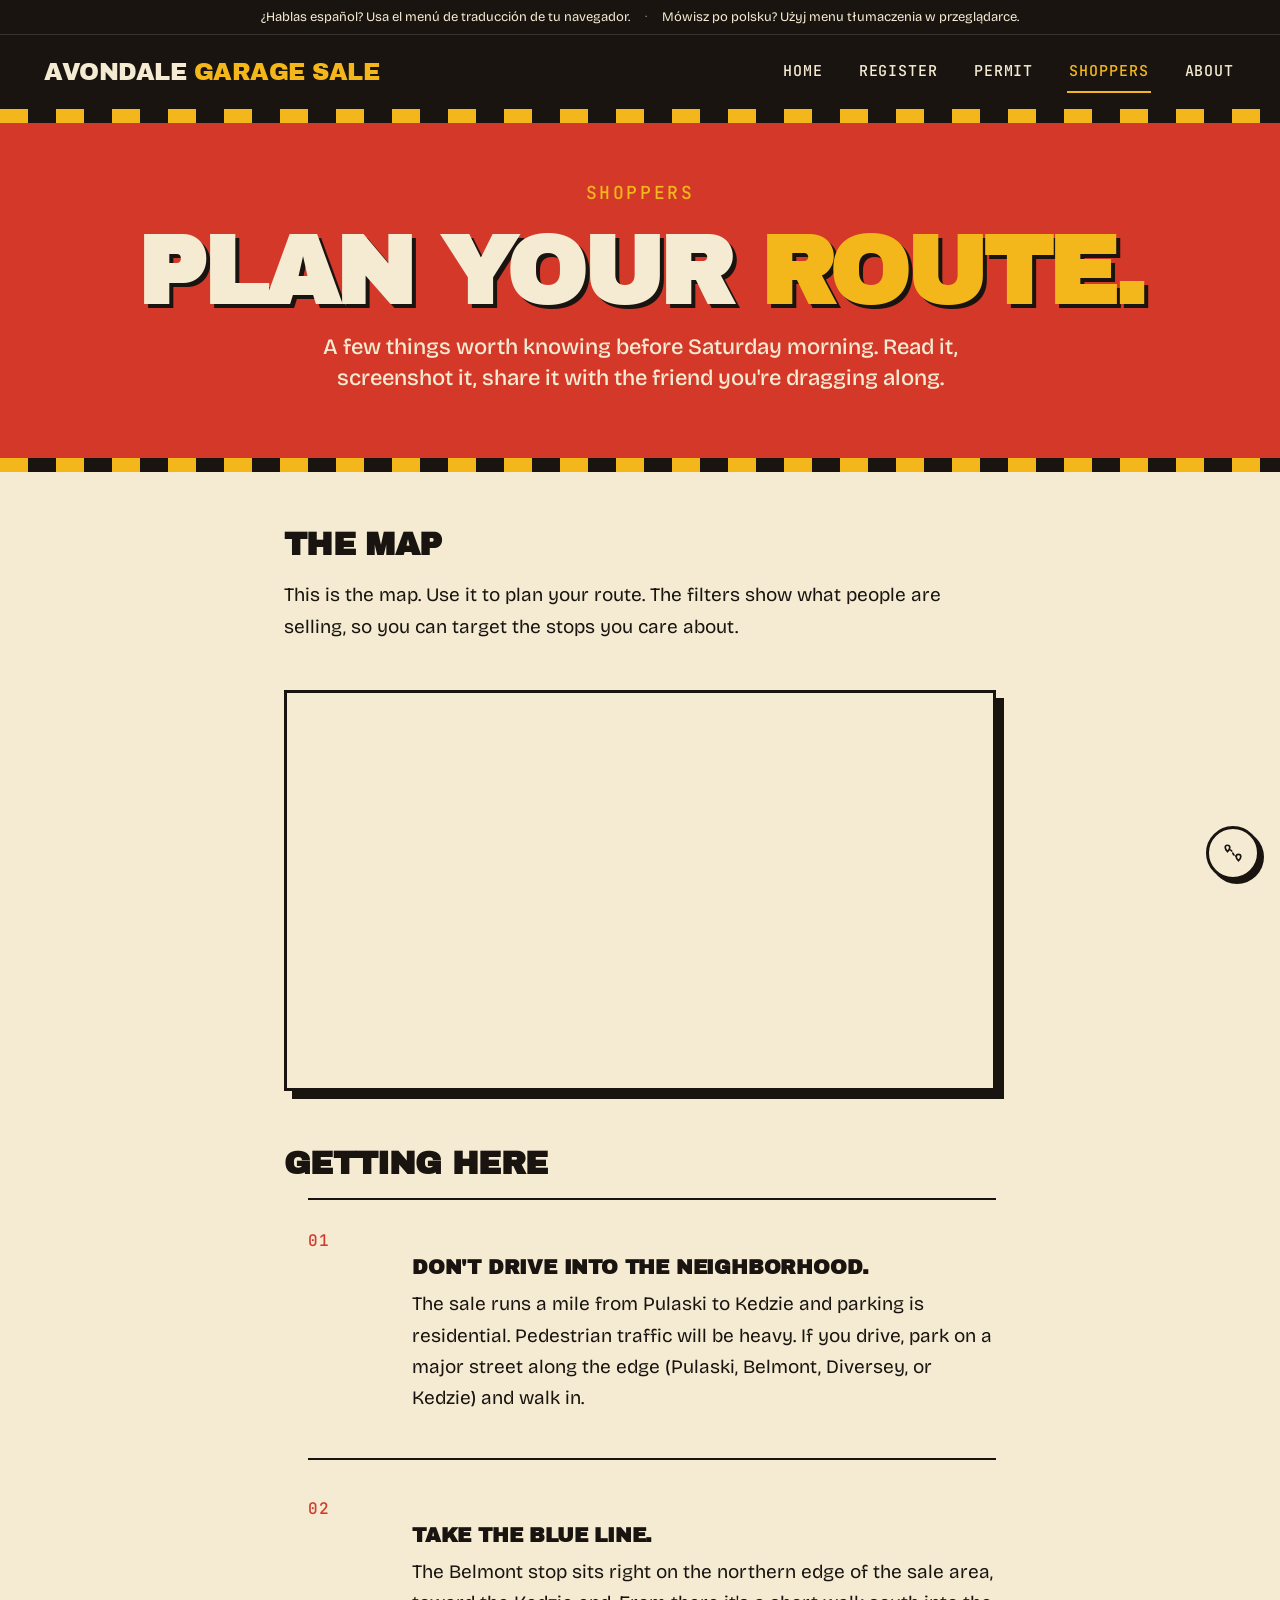
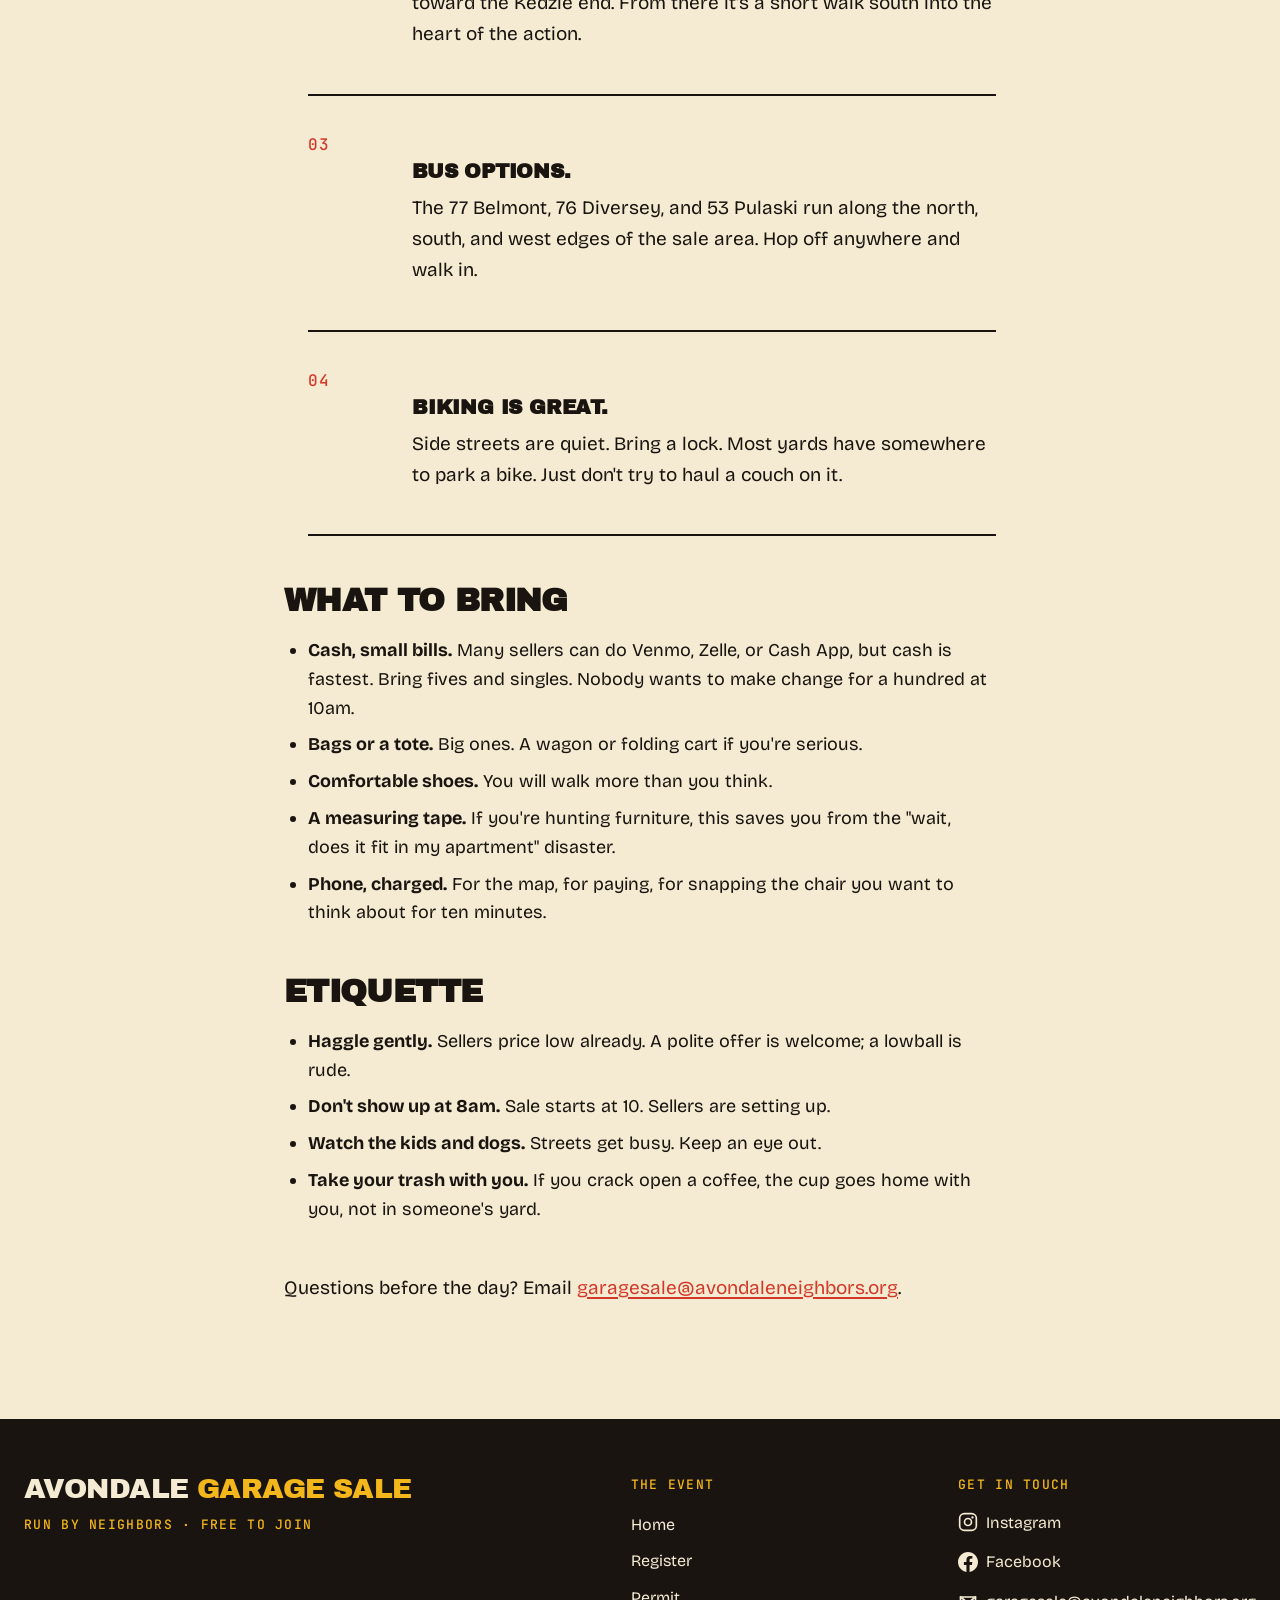
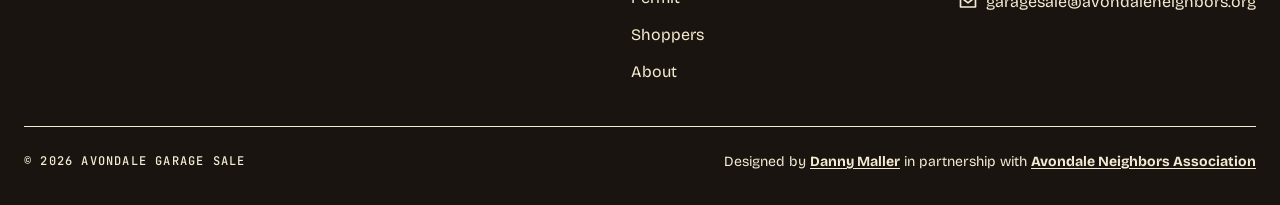
<file: shop.html>
<!DOCTYPE html>
<html lang="en">
<head>
<meta charset="UTF-8">
<meta name="viewport" content="width=device-width, initial-scale=1.0">
<title>Shoppers | Avondale Garage Sale</title>
<meta name="description" content="How to get to the Avondale neighborhood garage sale, where to park, what to bring, and how to plan your route.">
<link rel="stylesheet" href="styles.css">
<link rel="icon" type="image/svg+xml" href="/favicons/favicon.svg">
<link rel="icon" type="image/png" sizes="32x32" href="/favicons/favicon-32.png">
<link rel="icon" type="image/png" sizes="16x16" href="/favicons/favicon-16.png">
<link rel="apple-touch-icon" sizes="180x180" href="/favicons/apple-touch-icon.png">
<link rel="manifest" href="/site.webmanifest">
<meta name="theme-color" content="#1a1410">
<link href="https://api.mapbox.com/mapbox-gl-js/v3.24.0/mapbox-gl.css" rel="stylesheet">
<!-- Google tag (gtag.js) -->
<script async src="https://www.googletagmanager.com/gtag/js?id=G-PTKY9ETJE0"></script>
<script>
  window.dataLayer = window.dataLayer || [];
  function gtag(){dataLayer.push(arguments);}
  gtag('js', new Date());
  gtag('config', 'G-PTKY9ETJE0');
  // Helper for custom events. Never throws, even if gtag is blocked.
  window.track = function(name, params) {
    try { gtag('event', name, params || {}); } catch (e) {}
  };
</script>
<meta property="og:type" content="website">
<meta property="og:url" content="https://garagesale.avondaleneighbors.org/shop">
<meta property="og:title" content="Shoppers | Avondale Garage Sale">
<meta property="og:description" content="How to get to the Avondale neighborhood garage sale, where to park, and how to plan your route.">
<meta property="og:image" content="https://garagesale.avondaleneighbors.org/og-image.png">
<meta property="og:image:width" content="1200">
<meta property="og:image:height" content="630">
<meta property="og:site_name" content="Avondale Garage Sale">
<meta name="twitter:card" content="summary_large_image">
<meta name="twitter:title" content="Shoppers | Avondale Garage Sale">
<meta name="twitter:description" content="How to get to the Avondale neighborhood garage sale, where to park, and how to plan your route.">
<meta name="twitter:image" content="https://garagesale.avondaleneighbors.org/og-image.png">
<link rel="canonical" href="https://garagesale.avondaleneighbors.org/shop">
</head>
<body>

<div class="translate-bar">
  <span lang="es">¿Hablas español? Usa el menú de traducción de tu navegador.</span>
  <span class="translate-sep" aria-hidden="true">·</span>
  <span lang="pl">Mówisz po polsku? Użyj menu tłumaczenia w przeglądarce.</span>
</div>

<nav class="nav">
  <div class="nav-inner">
    <a href="/" class="nav-logo">Avondale <span class="yellow">Garage Sale</span></a>
    <button class="nav-toggle" type="button" aria-label="Open menu" aria-expanded="false" aria-controls="primary-nav">
      <svg viewBox="0 0 64 64" xmlns="http://www.w3.org/2000/svg" aria-hidden="true" class="hotdog-icon">
        <g class="hotdog-lines">
          <rect x="6" y="12" width="52" height="4" rx="2" fill="#f4b71b"/>
          <rect x="6" y="30" width="52" height="4" rx="2" fill="#f4b71b"/>
          <rect x="6" y="48" width="52" height="4" rx="2" fill="#f4b71b"/>
        </g>
        <g class="hotdog-shape">
          <ellipse class="bun-bottom" cx="32" cy="42" rx="26" ry="10" fill="#f4b71b" stroke="#1a1410" stroke-width="3"/>
          <ellipse class="bun-top" cx="32" cy="22" rx="26" ry="10" fill="#f4b71b" stroke="#1a1410" stroke-width="3"/>
          <rect class="sausage" x="8" y="22" width="48" height="18" rx="9" fill="#d33829" stroke="#1a1410" stroke-width="3"/>
          <path class="mustard" d="M 12 30 Q 16 26 20 30 T 28 30 T 36 30 T 44 30 T 52 30" fill="none" stroke="#f4b71b" stroke-width="3" stroke-linecap="round"/>
        </g>
      </svg>
    </button>
    <ul class="nav-links" id="primary-nav">
      <li><a href="/">Home</a></li>
      <li><a href="/register">Register</a></li>
        <li><a href="/permit">Permit</a></li>
      <li><a href="/shop" class="active">Shoppers</a></li>
      <li><a href="/about">About</a></li>
    </ul>
  </div>
</nav>

<div class="stripe"></div>

<header class="page-header">
  <div class="section-num">Shoppers</div>
  <h1>Plan your <span class="yellow">route.</span></h1>
  <p>A few things worth knowing before Saturday morning. Read it, screenshot it, share it with the friend you're dragging along.</p>
</header>

<div class="stripe"></div>

<main class="prose">

  <h2>The map</h2>
  <p>This is the map. Use it to plan your route. The filters show what people are selling, so you can target the stops you care about.</p>

  <div id="map-filter-bar" class="map-filter-bar" role="group" aria-label="Filter sellers by what they're selling"></div>
  <div class="map-wrap map-wrap-large" style="margin: 32px 0 56px;">
    <div id="boundary-map" class="map-canvas" aria-label="Map of the Avondale Garage Sale boundary"></div>
  </div>

  <h2>Getting here</h2>

  <ol class="info-list">
    <li>
      <div>
        <h3>Don't drive into the neighborhood.</h3>
        <p>The sale runs a mile from Pulaski to Kedzie and parking is residential. Pedestrian traffic will be heavy. If you drive, park on a major street along the edge (Pulaski, Belmont, Diversey, or Kedzie) and walk in.</p>
      </div>
    </li>
    <li>
      <div>
        <h3>Take the Blue Line.</h3>
        <p>The Belmont stop sits right on the northern edge of the sale area, toward the Kedzie end. From there it's a short walk south into the heart of the action.</p>
      </div>
    </li>
    <li>
      <div>
        <h3>Bus options.</h3>
        <p>The 77 Belmont, 76 Diversey, and 53 Pulaski run along the north, south, and west edges of the sale area. Hop off anywhere and walk in.</p>
      </div>
    </li>
    <li>
      <div>
        <h3>Biking is great.</h3>
        <p>Side streets are quiet. Bring a lock. Most yards have somewhere to park a bike. Just don't try to haul a couch on it.</p>
      </div>
    </li>
  </ol>

  <h2>What to bring</h2>
  <ul>
    <li><strong>Cash, small bills.</strong> Many sellers can do Venmo, Zelle, or Cash App, but cash is fastest. Bring fives and singles. Nobody wants to make change for a hundred at 10am.</li>
    <li><strong>Bags or a tote.</strong> Big ones. A wagon or folding cart if you're serious.</li>
    <li><strong>Comfortable shoes.</strong> You will walk more than you think.</li>
    <li><strong>A measuring tape.</strong> If you're hunting furniture, this saves you from the "wait, does it fit in my apartment" disaster.</li>
    <li><strong>Phone, charged.</strong> For the map, for paying, for snapping the chair you want to think about for ten minutes.</li>
  </ul>

  <h2>Etiquette</h2>
  <ul>
    <li><strong>Haggle gently.</strong> Sellers price low already. A polite offer is welcome; a lowball is rude.</li>
    <li><strong>Don't show up at 8am.</strong> Sale starts at 10. Sellers are setting up.</li>
    <li><strong>Watch the kids and dogs.</strong> Streets get busy. Keep an eye out.</li>
    <li><strong>Take your trash with you.</strong> If you crack open a coffee, the cup goes home with you, not in someone's yard.</li>
  </ul>

  <p style="margin-top: 48px;">Questions before the day? Email <a href="mailto:garagesale@avondaleneighbors.org">garagesale@avondaleneighbors.org</a>.</p>

</main>

<footer class="footer">
  <div class="footer-inner">
    <div>
      <div class="footer-brand">Avondale <span class="yellow">Garage Sale</span></div>
      <div class="footer-tagline">Run by neighbors · Free to join</div>
    </div>
    <div>
      <h4>The event</h4>
      <ul>
        <li><a href="/">Home</a></li>
        <li><a href="/register">Register</a></li>
        <li><a href="/permit">Permit</a></li>
        <li><a href="/shop">Shoppers</a></li>
        <li><a href="/about">About</a></li>
      </ul>
    </div>
    <div>
      <h4>Get in touch</h4>
      <ul>
        <li>
          <a href="https://www.instagram.com/avondalegaragesale/" target="_blank" rel="noopener" class="social-icon" aria-label="Follow on Instagram">
            <svg viewBox="0 0 24 24" xmlns="http://www.w3.org/2000/svg" aria-hidden="true" focusable="false">
              <rect x="2" y="2" width="20" height="20" rx="5.5" fill="none" stroke="currentColor" stroke-width="2"/>
              <circle cx="12" cy="12" r="4.2" fill="none" stroke="currentColor" stroke-width="2"/>
              <circle cx="17.4" cy="6.6" r="1.4" fill="currentColor"/>
            </svg>
            <span class="social-icon-label">Instagram</span>
          </a>
        </li>
        <li>
          <a href="https://www.facebook.com/share/1H7Sde6Nrx/" target="_blank" rel="noopener" class="social-icon" aria-label="Follow on Facebook">
            <svg viewBox="0 0 24 24" xmlns="http://www.w3.org/2000/svg" aria-hidden="true" focusable="false">
              <path fill="currentColor" d="M24 12.073C24 5.405 18.627 0 12 0S0 5.405 0 12.073C0 18.1 4.388 23.094 10.125 24v-8.437H7.078v-3.49h3.047V9.41c0-3.017 1.792-4.683 4.533-4.683 1.312 0 2.686.235 2.686.235v2.962h-1.513c-1.491 0-1.956.93-1.956 1.886v2.262h3.328l-.532 3.49h-2.796V24C19.612 23.094 24 18.1 24 12.073z"/>
            </svg>
            <span class="social-icon-label">Facebook</span>
          </a>
        </li>
        <li>
          <a href="mailto:garagesale@avondaleneighbors.org" class="social-icon" aria-label="Email garagesale@avondaleneighbors.org">
            <svg viewBox="0 0 24 24" xmlns="http://www.w3.org/2000/svg" aria-hidden="true" focusable="false">
              <path fill="none" stroke="currentColor" stroke-width="2" stroke-linejoin="round" d="M3 6h18v12H3z"/>
              <path fill="none" stroke="currentColor" stroke-width="2" stroke-linecap="round" stroke-linejoin="round" d="M3 6l9 7 9-7"/>
            </svg>
            <span class="social-icon-label">garagesale@avondaleneighbors.org</span>
          </a>
        </li>
      </ul>
    </div>
  </div>
  <div class="footer-bottom">
    <span>© 2026 Avondale Garage Sale</span>
    <span class="footer-credit">Designed by <a href="https://dannymaller.com" target="_blank" rel="noopener">Danny Maller</a> in partnership with <a href="https://avondaleneighbors.org" target="_blank" rel="noopener">Avondale Neighbors Association</a></span>
  </div>
</footer>

<script>
  (function() {
    var toggle = document.querySelector('.nav-toggle');
    var menu = document.getElementById('primary-nav');
    if (!toggle || !menu) return;
    toggle.addEventListener('click', function() {
      var open = menu.classList.toggle('open');
      toggle.classList.toggle('wiggle', open);
      toggle.setAttribute('aria-expanded', open ? 'true' : 'false');
      toggle.setAttribute('aria-label', open ? 'Close menu' : 'Open menu');
    });
  })();
</script>

<script src="/route.js"></script>
<script src="https://api.mapbox.com/mapbox-gl-js/v3.24.0/mapbox-gl.js"></script>
<script>
  (function() {
    var mapEl = document.getElementById('boundary-map');
    if (!mapEl || typeof mapboxgl === 'undefined') return;

    // Check WebGL2 support (Mapbox GL JS v3 requires WebGL2)
    if (typeof mapboxgl.supported === 'function' && !mapboxgl.supported()) {
      mapEl.innerHTML = '<div class="map-fallback">' +
        '<strong>Map can\'t load in this browser</strong>' +
        'Your browser doesn\'t support the map graphics needed. ' +
        'Try the latest Chrome, Firefox, or Edge, or make sure hardware acceleration is enabled in your browser settings.' +
        '</div>';
      return;
    }

    mapboxgl.accessToken = 'pk.eyJ1IjoiZGFubnltYWxsZXIiLCJhIjoiY21wY3RiYWtrMDJuOTJxb2RibG95dzI0aSJ9.slYxHExWPCCAaYkGxuSizw';

    var boundary = [
      [-87.7272, 41.9391], // NW: Belmont & Pulaski
      [-87.7077, 41.9393], // NE: Belmont & Kedzie
      [-87.7076, 41.9320], // SE: Diversey & Kedzie
      [-87.7271, 41.9317], // SW: Diversey & Pulaski
      [-87.7272, 41.9391]
    ];

    var map = new mapboxgl.Map({
      container: 'boundary-map',
      style: 'mapbox://styles/mapbox/light-v11',
      center: [-87.7175, 41.9355],
      zoom: 13.1,
      attributionControl: { compact: true }
    });

    map.on('error', function(e) {
      console.error('Mapbox error:', e && e.error ? e.error : e);
    });

    map.scrollZoom.disable();
    map.addControl(new mapboxgl.NavigationControl({ showCompass: false }), 'top-right');

    requestAnimationFrame(function() { map.resize(); });
    window.addEventListener('load', function() { map.resize(); });

    map.on('load', function() {
      map.addSource('boundary', {
        type: 'geojson',
        data: {
          type: 'Feature',
          geometry: { type: 'Polygon', coordinates: [boundary] }
        }
      });
      map.addLayer({
        id: 'boundary-fill',
        type: 'fill',
        source: 'boundary',
        paint: { 'fill-color': '#f4b71b', 'fill-opacity': 0.25 }
      });
      map.addLayer({
        id: 'boundary-line',
        type: 'line',
        source: 'boundary',
        paint: { 'line-color': '#1a1410', 'line-width': 3 }
      });

      // ---- Sellers + category filter (multi-select) ----
      var allMarkers = [];      // { el, text }
      var activeFilters = {};   // selected category ids (excludes 'all')

      var FILTERS = [
        { id: 'all',         label: 'All',              re: null },
        { id: 'vinyl',       label: 'Vinyl & records',  re: /\b(vinyl|records?|lps?|45s?|cds?)/i },
        { id: 'furniture',   label: 'Furniture',        re: /\b(furniture|couch|sofa|tables?|dressers?|chairs?|desks?|shelv)/i },
        { id: 'clothing',    label: 'Clothing & shoes', re: /\b(clothes|clothing|apparel|shoes|footwear|jackets?|shirts?|ropa)/i },
        { id: 'kids',        label: 'Kids & baby',      re: /\b(kids?|baby|toys?|strollers?|car ?seats?|cribs?|maternity|nursing|ni\u00f1)/i },
        { id: 'tools',       label: 'Tools',            re: /\b(tools?|herramientas?|hardware|drills?)/i },
        { id: 'home',        label: 'Home & kitchen',   re: /\b(housewares?|kitchen|home ?goods|glassware|textiles?|decor|dishes|bedding|pillows?|appliances?)/i },
        { id: 'plants',      label: 'Plants',           re: /\b(plants?|garden)/i },
        { id: 'electronics', label: 'Electronics',      re: /\b(electronics?|tvs?|stereos?|speakers?|vhs|dvds?)/i },
        { id: 'books',       label: 'Books',            re: /\b(books?)/i },
        { id: 'free',        label: 'Free stuff',       re: /\b(free)/i }
      ];

      function filterById(id) {
        for (var i = 0; i < FILTERS.length; i++) { if (FILTERS[i].id === id) return FILTERS[i]; }
        return null;
      }
      function matchesFilter(f, text) { return !f.re || f.re.test(text); }

      function refreshMarkers() {
        var ids = Object.keys(activeFilters);
        allMarkers.forEach(function(m) {
          var show = ids.length === 0 || ids.some(function(id) {
            var f = filterById(id);
            return f && matchesFilter(f, m.text);
          });
          m.el.style.display = show ? '' : 'none';
        });
        document.querySelectorAll('.map-filter-chip').forEach(function(btn) {
          var id = btn.getAttribute('data-filter');
          var on = id === 'all' ? ids.length === 0 : !!activeFilters[id];
          btn.classList.toggle('is-active', on);
        });
      }

      function toggleFilter(id) {
        if (id === 'all') { activeFilters = {}; }
        else if (activeFilters[id]) { delete activeFilters[id]; }
        else { activeFilters[id] = true; }
        track('map_filter_toggle', {
          filter_id: id,
          active: id === 'all' ? true : !!activeFilters[id],
          page: 'shop'
        });
        refreshMarkers();
      }

      function buildFilterBar() {
        var bar = document.getElementById('map-filter-bar');
        if (!bar) return;
        bar.innerHTML = '';
        FILTERS.forEach(function(f) {
          var count = f.id === 'all'
            ? allMarkers.length
            : allMarkers.filter(function(m) { return matchesFilter(f, m.text); }).length;
          if (f.id !== 'all' && count === 0) return; // hide categories nobody is selling
          var btn = document.createElement('button');
          btn.type = 'button';
          btn.className = 'map-filter-chip' + (f.id === 'all' ? ' is-active' : '');
          btn.setAttribute('data-filter', f.id);
          btn.textContent = f.label + ' (' + count + ')';
          btn.addEventListener('click', function() { toggleFilter(f.id); });
          bar.appendChild(btn);
        });
      }

      function escapeHtml(s) {
        return String(s).replace(/[&<>"]/g, function(c) {
          return { '&': '&amp;', '<': '&lt;', '>': '&gt;', '"': '&quot;' }[c];
        });
      }

      // Fetch live sellers from the Google Sheet (via Apps Script endpoint)
      fetch('https://script.google.com/macros/s/AKfycbwRLwDE6bQFx3uR-0Zm9TL5LauKFhztsBqfWzo-ledPryup7tcNOecm4hEo3LWgVG01/exec?action=sellers')
        .then(function(res) { return res.text(); })
        .then(function(text) {
          var data;
          try { data = JSON.parse(text); } catch (e) {
            console.warn('Could not parse sellers JSON:', e);
            return;
          }
          var sellers = (data && data.sellers) || [];
          sellers.forEach(function(seller) {
            if (!seller.coords || seller.coords.length !== 2) return;
            var el = document.createElement('div');
            el.className = 'map-park-marker';
            var cats = seller.categories || '';
            var html = (window.SaleRoute && window.SaleRoute.popupHtml)
              ? window.SaleRoute.popupHtml(seller)
              : ('<strong>' + escapeHtml(seller.address || 'Registered seller') + '</strong>' +
                 (cats ? '<span class="popup-cats">' + escapeHtml(cats) + '</span>' : ''));
            var popup = new mapboxgl.Popup({ offset: 14, closeButton: false, maxWidth: '260px' }).setHTML(html);
            el.addEventListener('click', function() {
              track('map_marker_tap', { seller_address: seller.address || '', page: 'shop' });
            });
            new mapboxgl.Marker({ element: el, anchor: 'center' })
              .setLngLat(seller.coords)
              .setPopup(popup)
              .addTo(map);
            if (window.SaleRoute) window.SaleRoute.registerMarker(seller, el, popup);
            allMarkers.push({ el: el, text: cats.toLowerCase() });
          });
          buildFilterBar();
        })
        .catch(function(err) {
          console.warn('Could not load sellers:', err);
        });

      map.resize();
    });
  })();
</script>

<script>
  // Site-wide click events: CTAs, email links, directions links anywhere,
  // and any action inside a map popup (including route.js buttons).
  (function() {
    var PAGE = 'shop';
    var MAPS_RE = /google\.[^\/]+\/maps|maps\.app\.goo\.gl|maps\.apple\.com/i;
    document.addEventListener('click', function(e) {
      if (!e.target || !e.target.closest) return;
      var cta = e.target.closest('[data-cta]');
      if (cta) track('cta_click', { cta_id: cta.getAttribute('data-cta'), page: PAGE });
      var mail = e.target.closest('a[href^="mailto:"]');
      if (mail) track('email_click', { page: PAGE });
      // Any Google/Apple Maps link, wherever it lives (popup, route panel, copy)
      var a = e.target.closest('a[href]');
      if (a && MAPS_RE.test(a.getAttribute('href') || '')) {
        track('open_directions', { link_url: a.getAttribute('href'), page: PAGE });
        return;
      }
      // Everything else tapped inside a seller popup: route buttons, links
      var popEl = e.target.closest('.mapboxgl-popup button, .mapboxgl-popup a');
      if (popEl) {
        track('map_popup_action', {
          action_label: (popEl.getAttribute('data-cta') || popEl.textContent || '').trim().slice(0, 60),
          page: PAGE
        });
      }
    });
  })();
</script>
</body>
</html>
</file>
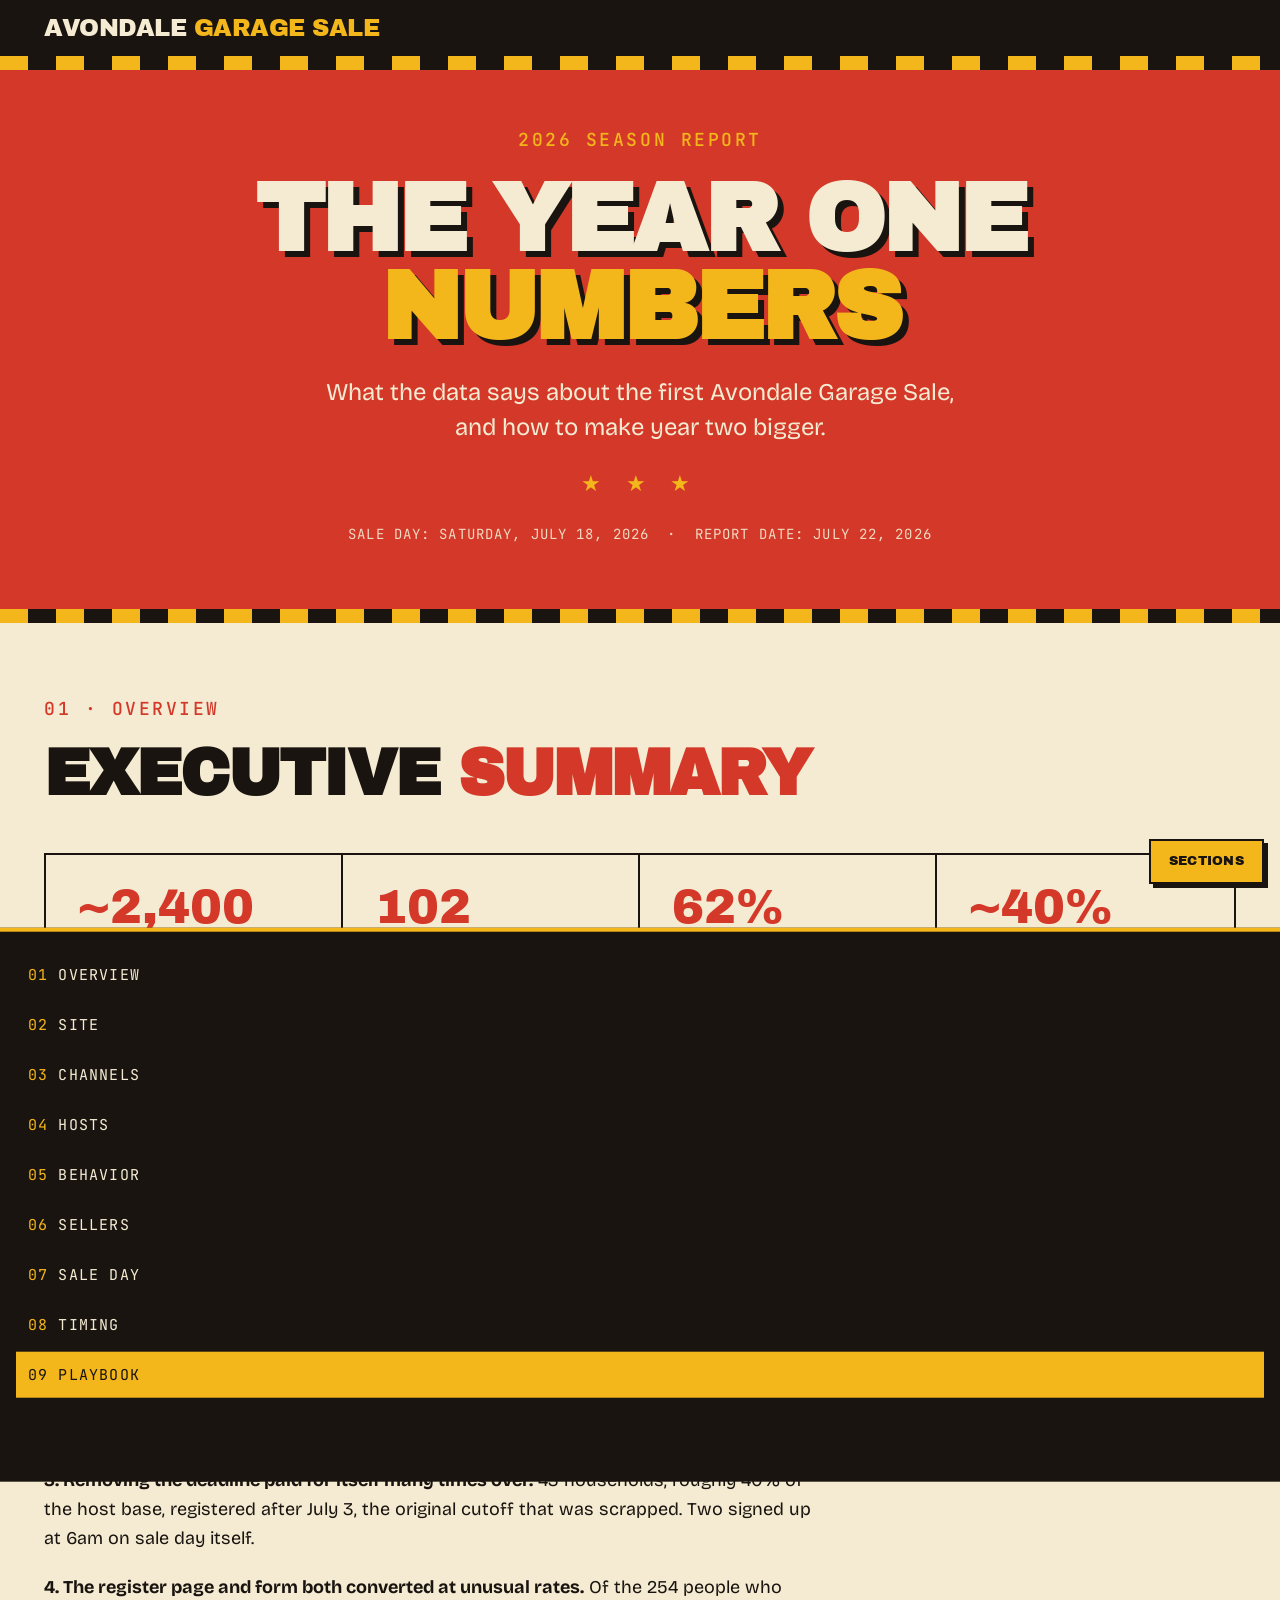
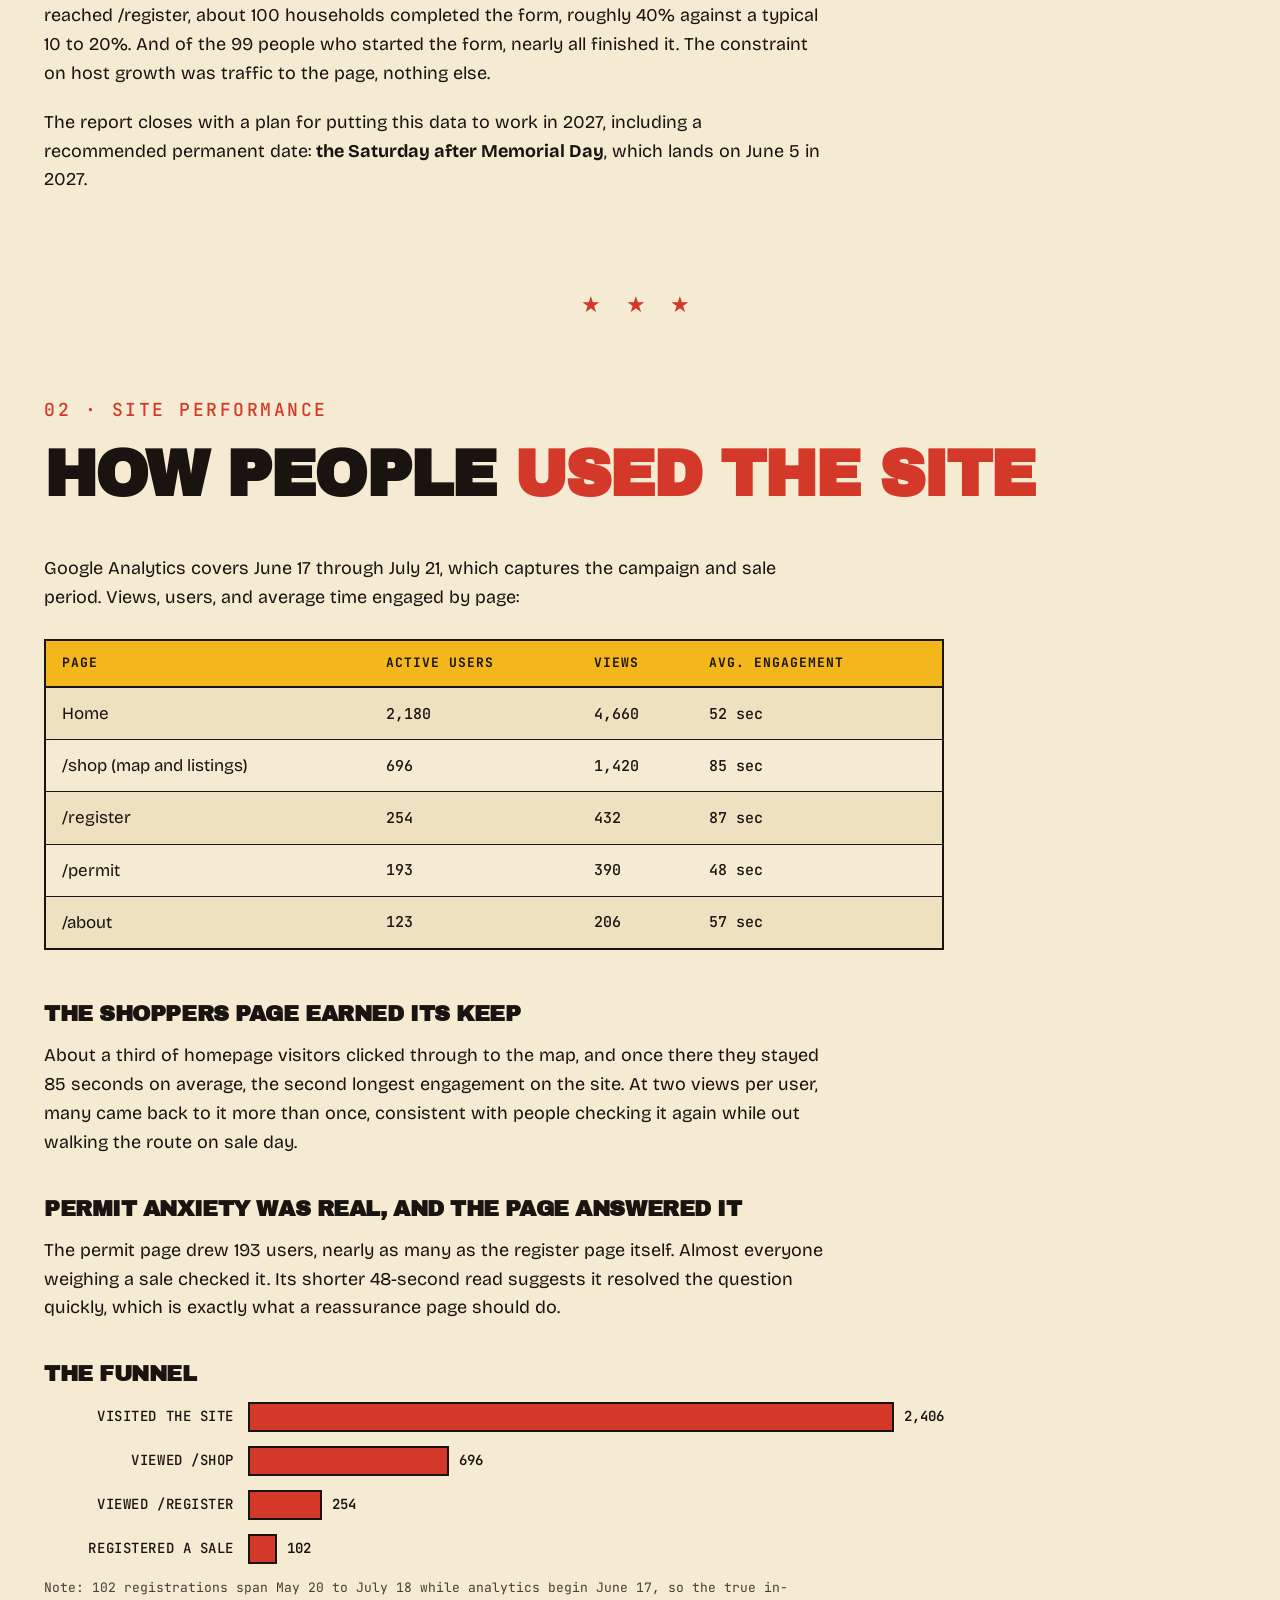
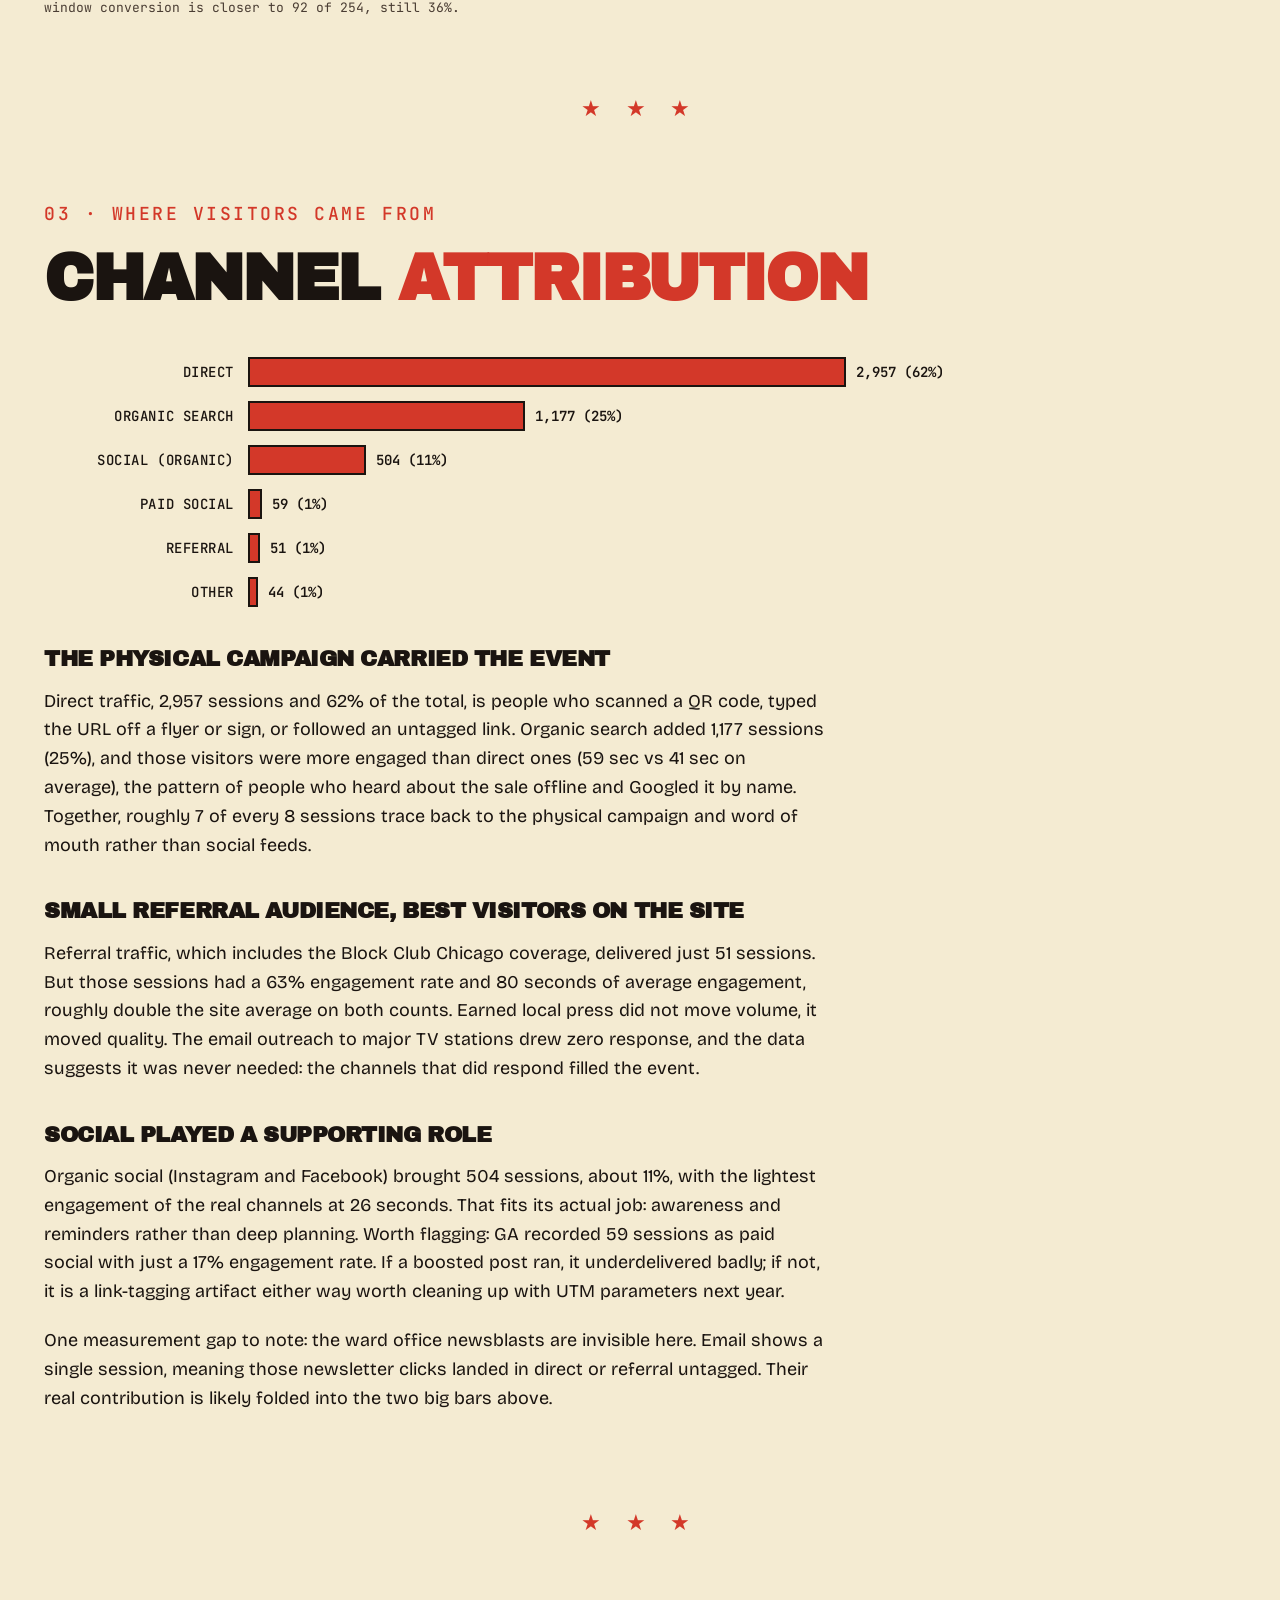
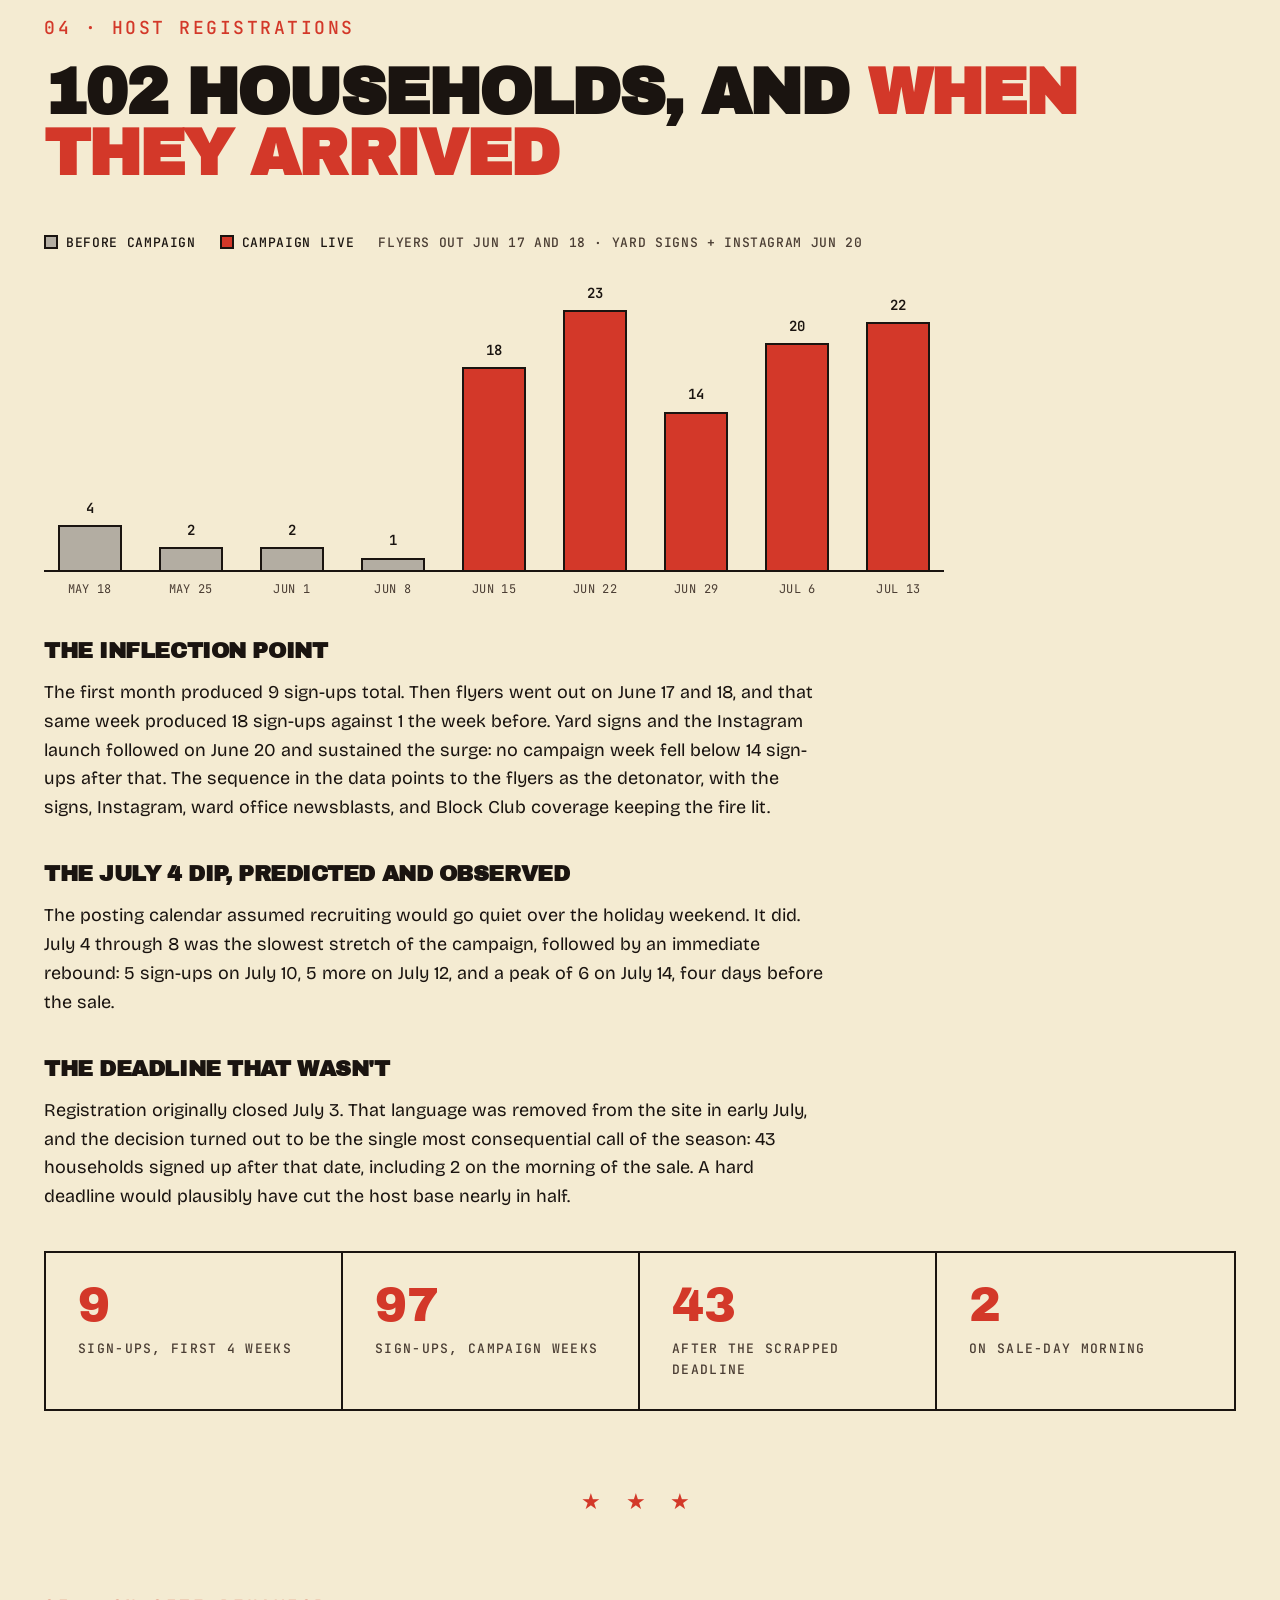
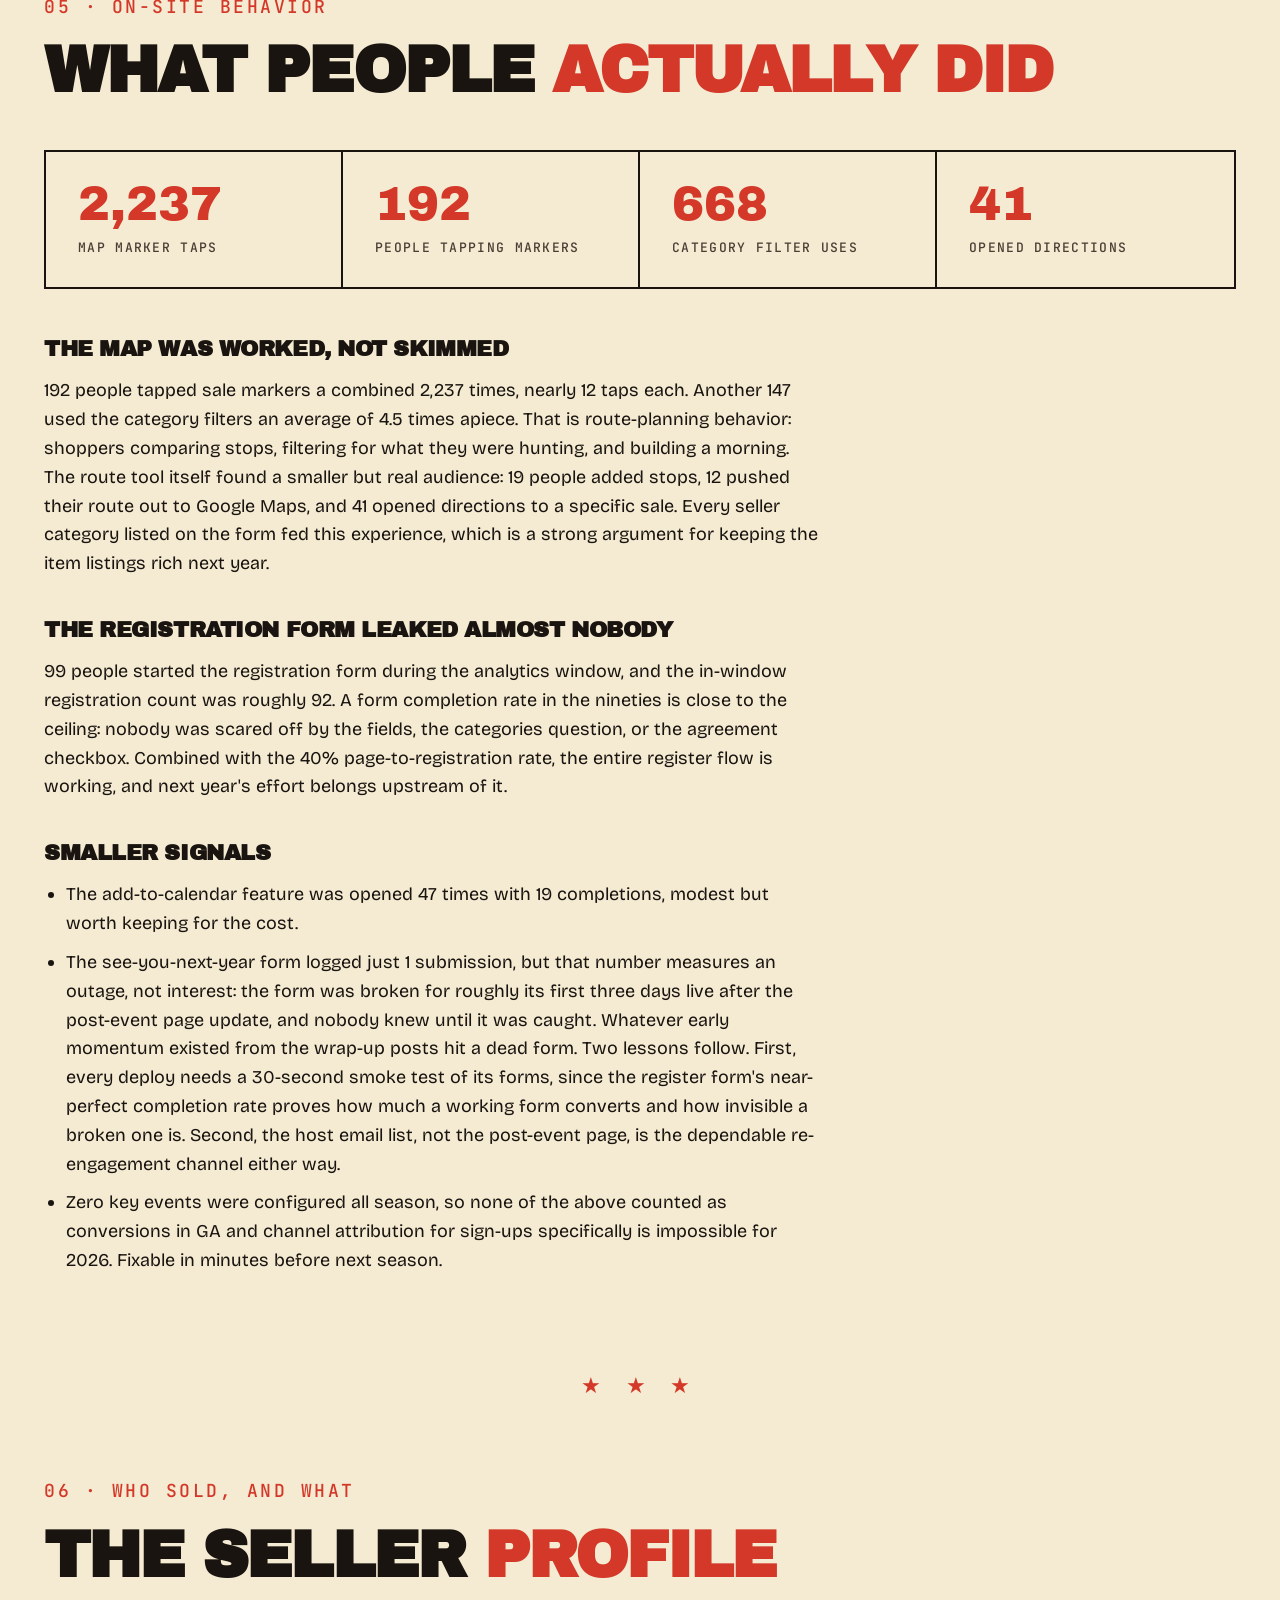
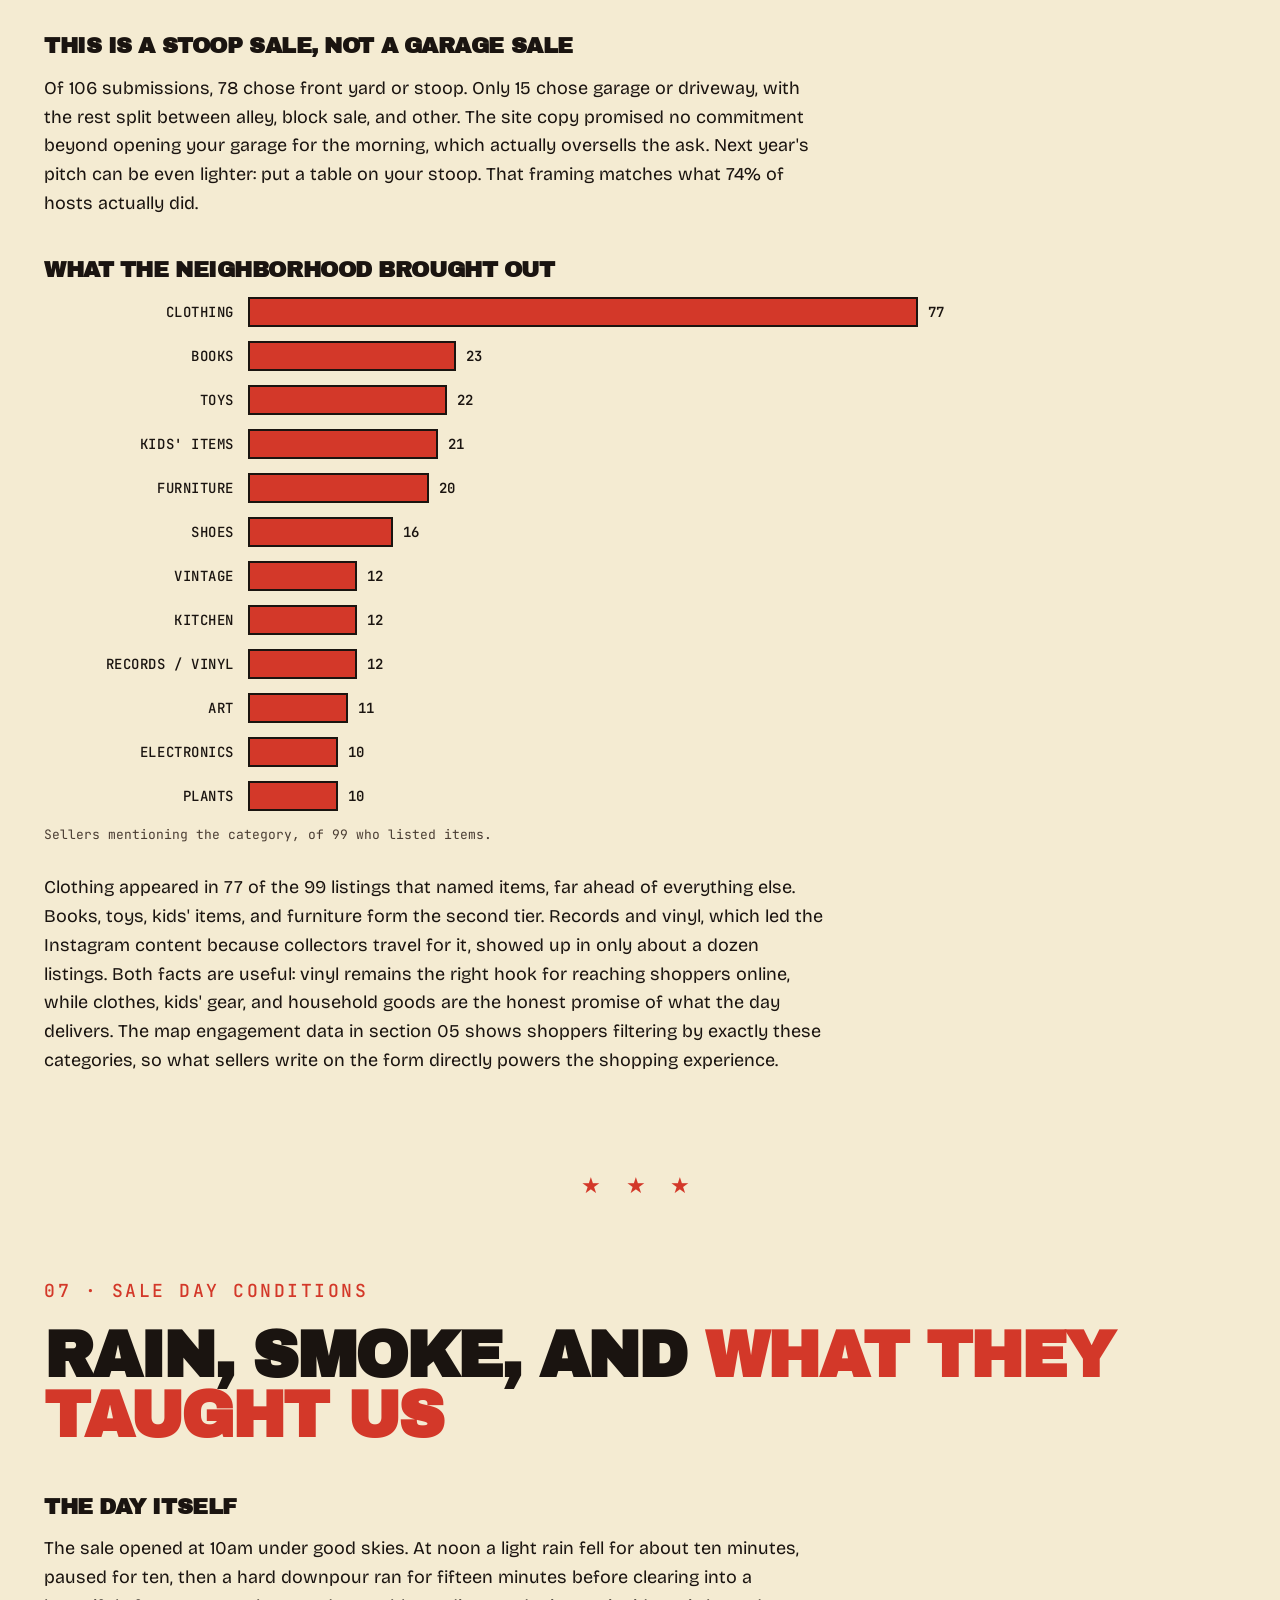
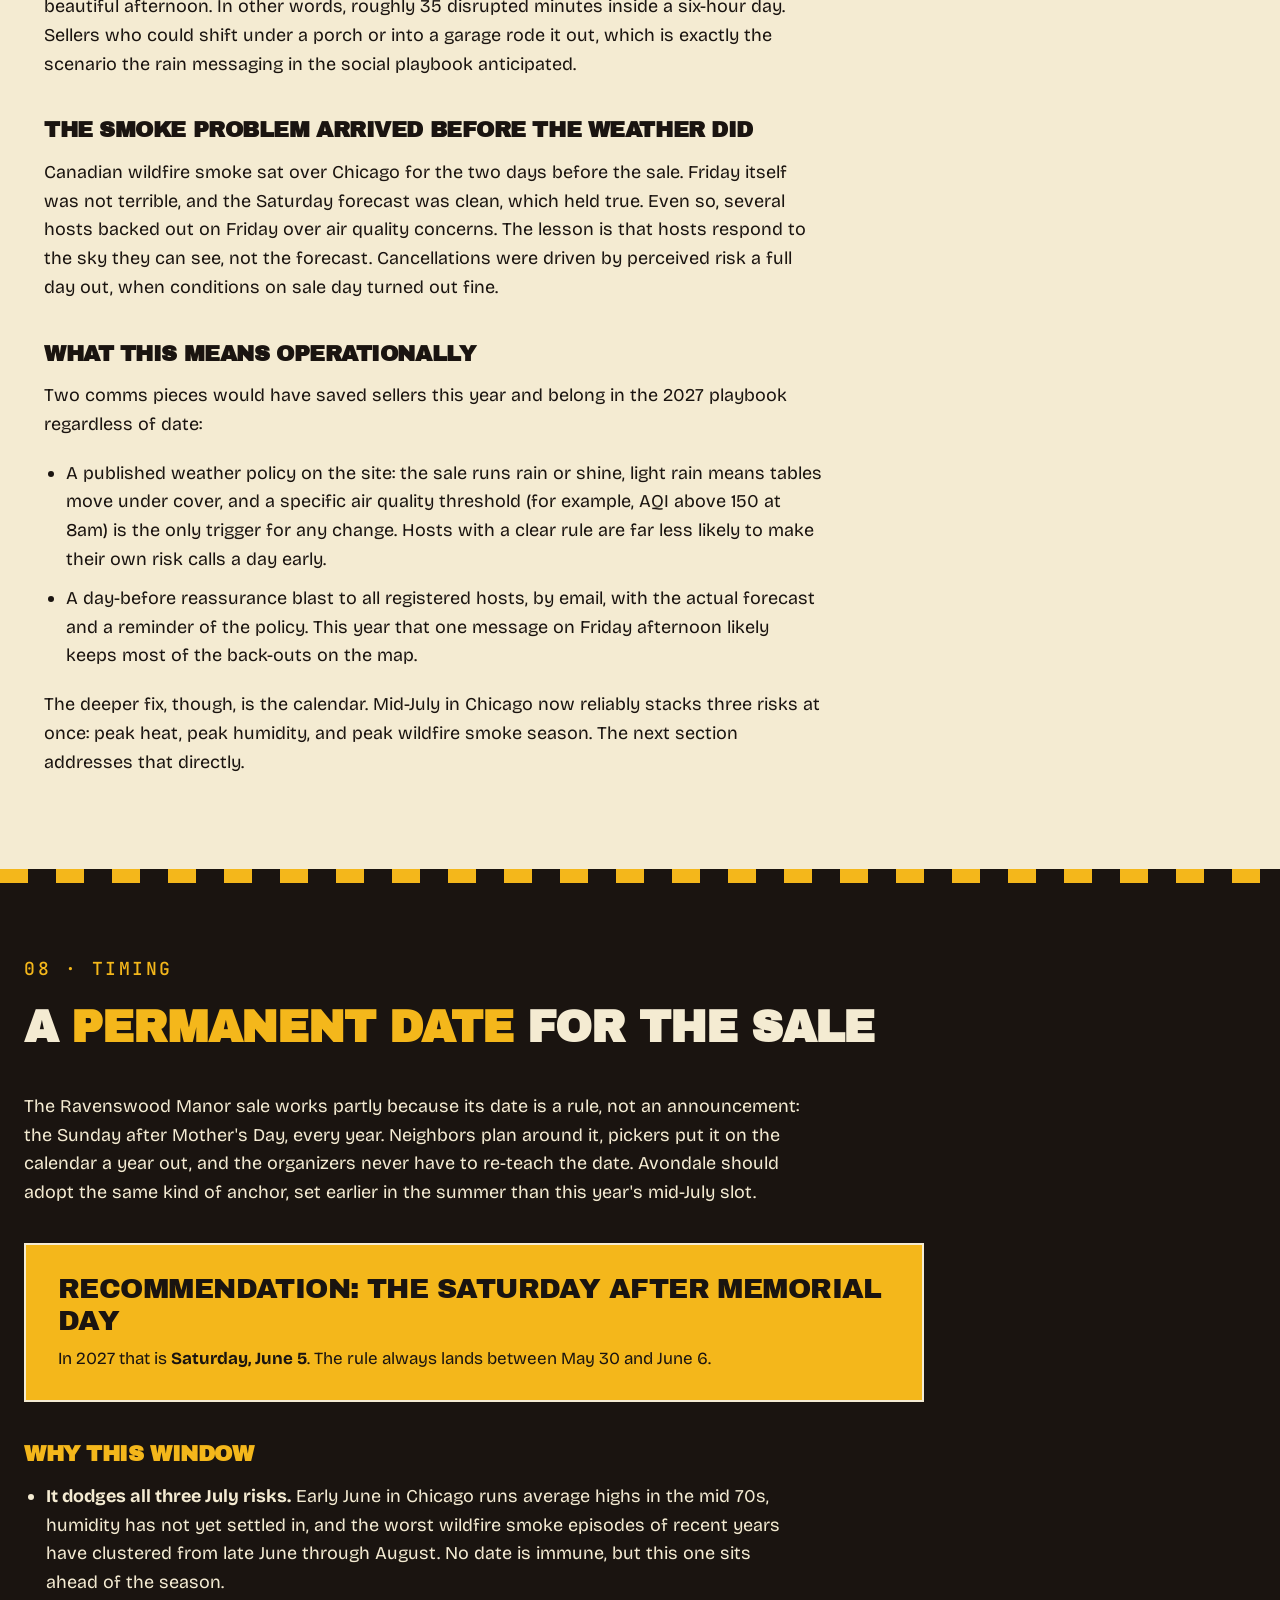
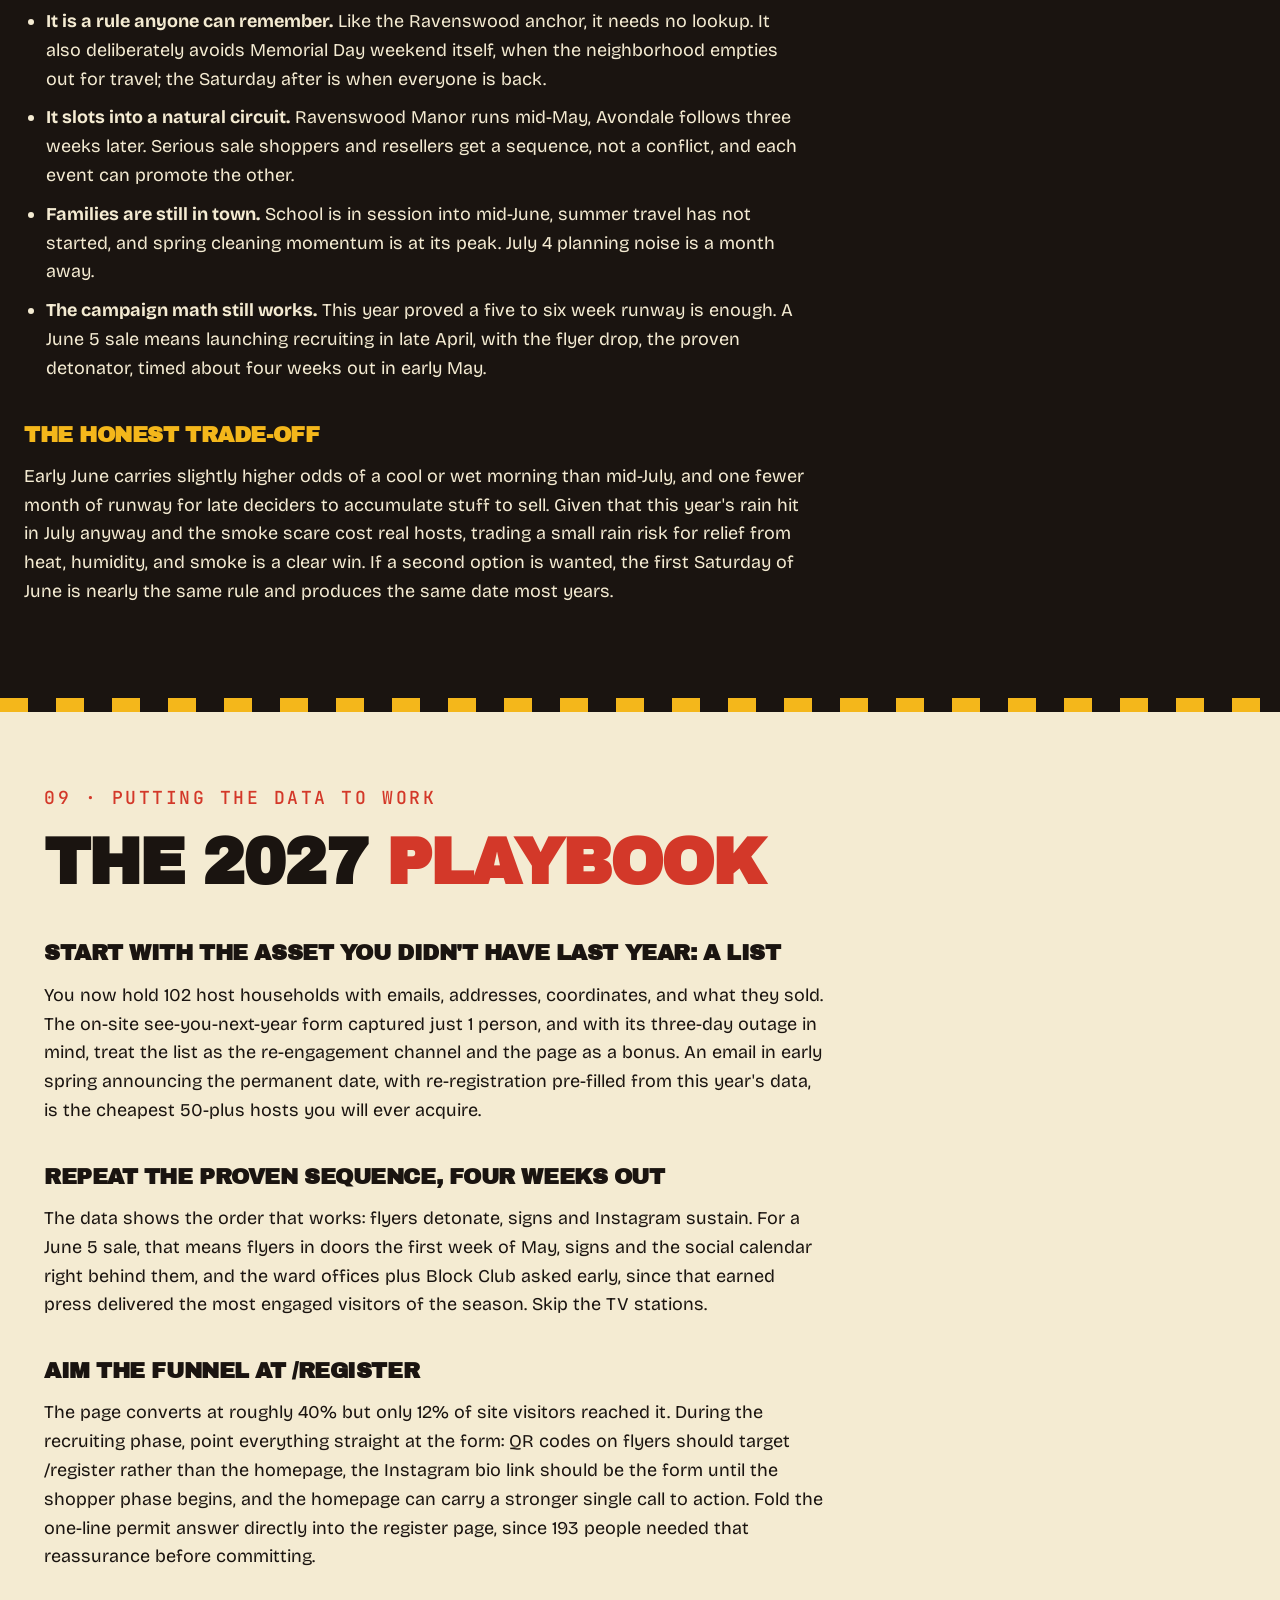
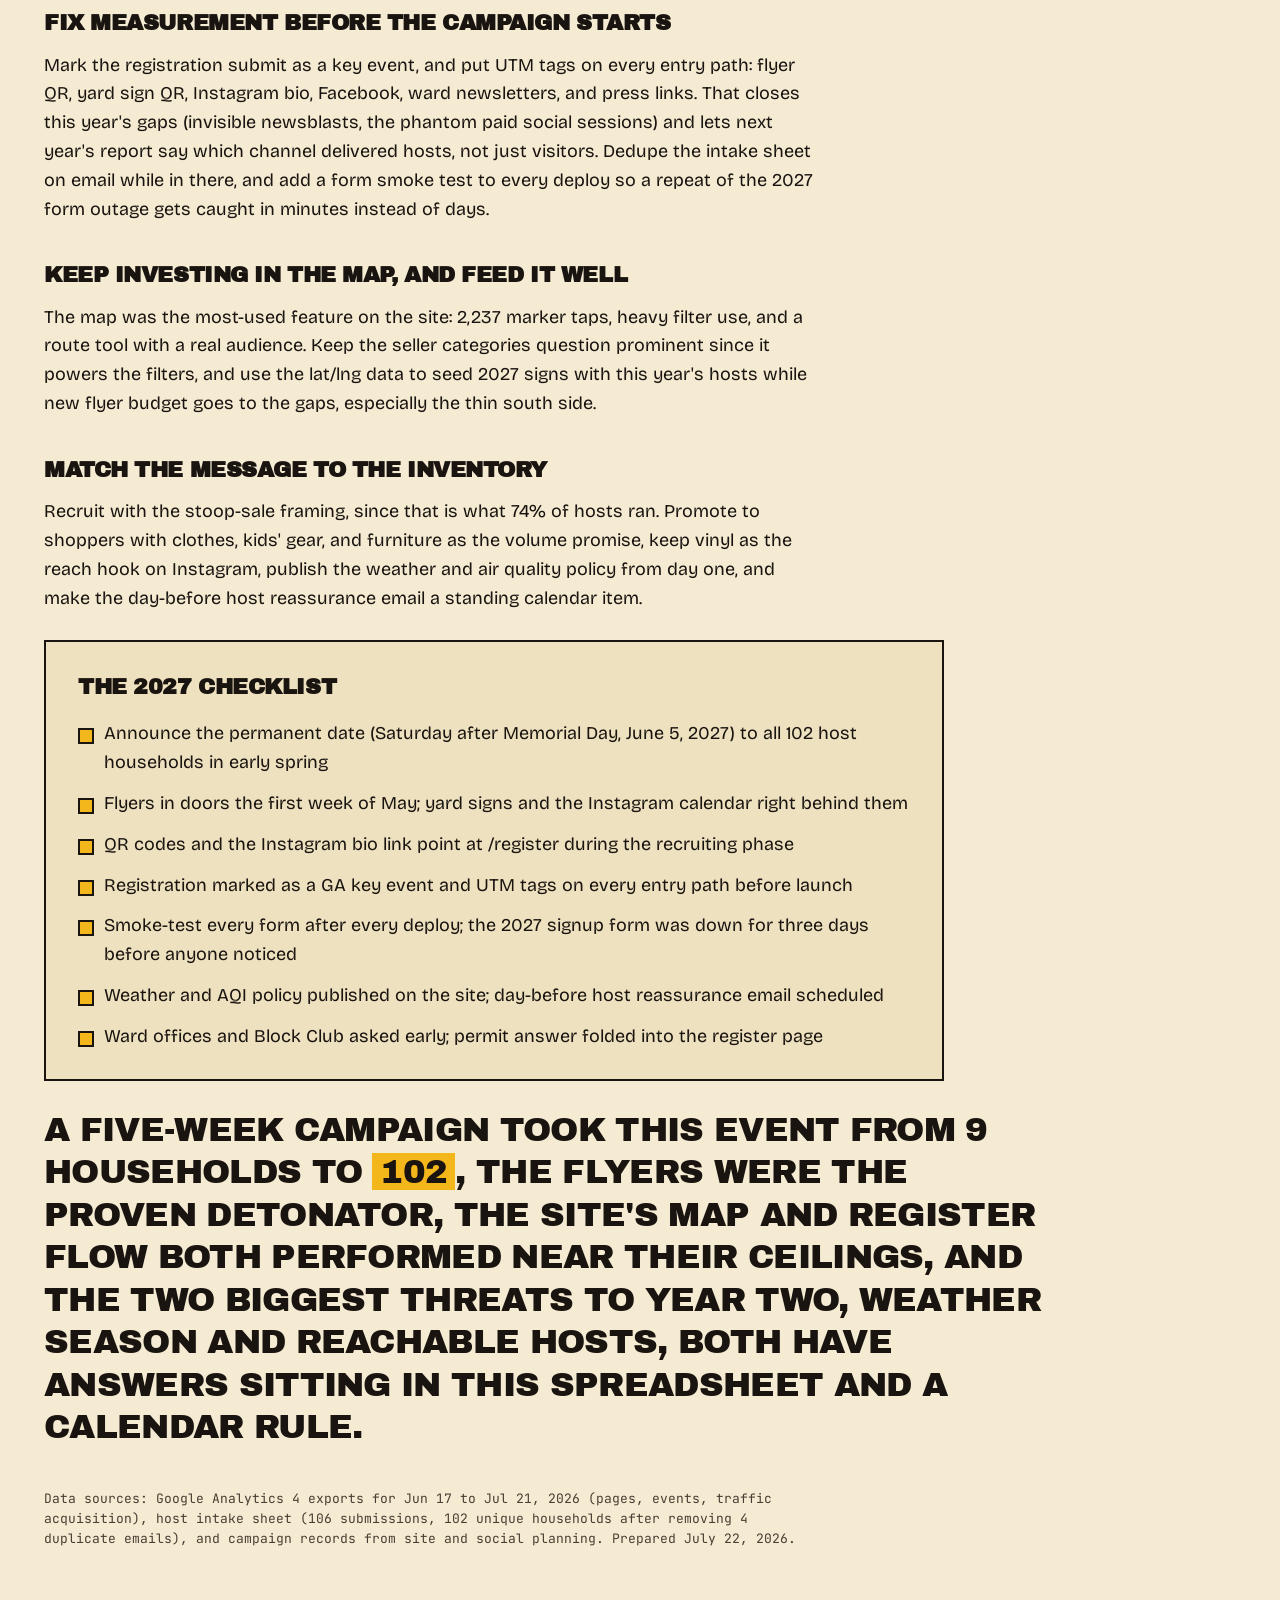
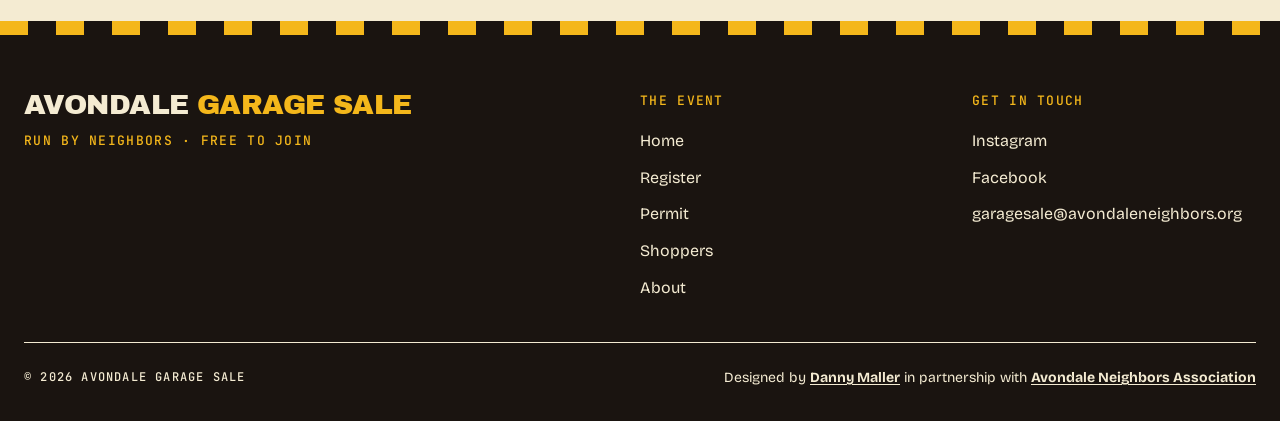
<file: reports/2026.html>
<!DOCTYPE html>
<html lang="en">
<head>
<meta charset="UTF-8">
<meta name="viewport" content="width=device-width, initial-scale=1.0">
<title>2026 Season Report · Avondale Garage Sale</title>
<meta name="description" content="What the data says about year one of the Avondale Garage Sale, and how to make year two bigger.">
<meta name="robots" content="noindex">

<!-- Google tag (gtag.js) -->
<script async src="https://www.googletagmanager.com/gtag/js?id=G-PTKY9ETJE0"></script>
<script>
  window.dataLayer = window.dataLayer || [];
  function gtag(){dataLayer.push(arguments);}
  gtag('js', new Date());
  gtag('config', 'G-PTKY9ETJE0', {
    page_type: 'internal',
    report_year: '2026'
  });
  // Helper for custom events. Never throws, even if gtag is blocked.
  window.track = function(name, params) {
    try { gtag('event', name, params || {}); } catch (e) {}
  };
</script>

<style>
@import url('https://fonts.googleapis.com/css2?family=Archivo+Black&family=Archivo:wght@400;500;700;900&family=Bricolage+Grotesque:opsz,wght@12..96,400;12..96,500;12..96,700;12..96,800&family=JetBrains+Mono:wght@400;500;600&display=swap');

:root {
  --red: #d33829;
  --red-dark: #a72a1f;
  --cream: #f4ebd2;
  --cream-warm: #ede1bf;
  --green: #2c8c4a;
  --green-dark: #1f6635;
  --yellow: #f4b71b;
  --ink: #1a1410;
  --ink-soft: #4a3d33;
  --display: 'Archivo Black', sans-serif;
  --sans: 'Bricolage Grotesque', sans-serif;
  --body: 'Archivo', sans-serif;
  --mono: 'JetBrains Mono', monospace;
}

* { box-sizing: border-box; margin: 0; padding: 0; }
html { scroll-behavior: smooth; }

body {
  background: var(--cream);
  color: var(--ink);
  font-family: var(--sans);
  font-size: 18px;
  line-height: 1.6;
  -webkit-font-smoothing: antialiased;
}

a { color: var(--red); text-decoration: underline; text-decoration-thickness: 1.5px; text-underline-offset: 3px; transition: color 0.15s; }
a:hover { color: var(--ink); }

.stripe {
  height: 14px;
  background: repeating-linear-gradient(90deg, var(--yellow) 0, var(--yellow) 28px, var(--ink) 28px, var(--ink) 56px);
}

/* NAV (logo bar only, matches source site) */
.nav { background: var(--ink); color: var(--cream); }
.nav-inner { max-width: 1240px; margin: 0 auto; padding: 16px 24px; display: flex; justify-content: space-between; align-items: center; gap: 16px; }
.nav-logo { font-family: var(--display); font-size: 24px; letter-spacing: -0.02em; color: var(--cream); text-decoration: none; text-transform: uppercase; line-height: 1; }
.nav-logo:hover { color: var(--cream); }
.nav-logo .yellow { color: var(--yellow); }

/* LEFT RAIL (desktop section nav) */
.rail { position: fixed; left: 24px; top: 50%; transform: translateY(-50%); z-index: 40; display: none; background: var(--cream); border: 2px solid var(--ink); box-shadow: 4px 4px 0 var(--ink); padding: 14px 12px; }
.rail-label { font-family: var(--mono); font-size: 10px; letter-spacing: 0.14em; text-transform: uppercase; color: var(--ink-soft); font-weight: 500; padding: 0 8px 10px; }
.rail ul { list-style: none; display: grid; gap: 4px; }
.rail a { display: block; font-family: var(--mono); font-size: 13px; letter-spacing: 0.06em; text-transform: uppercase; text-decoration: none; color: var(--ink); font-weight: 500; padding: 6px 10px; white-space: nowrap; }
.rail a:hover { background: var(--cream-warm); color: var(--red); }
.rail a.active { background: var(--yellow); color: var(--ink); font-weight: 600; }
.rail .rail-num { color: var(--red); margin-right: 8px; }
.rail a.active .rail-num { color: var(--ink); }
@media (min-width: 1300px) {
  .rail { display: block; }
  .section, .boundary-inner, .footer-inner, .footer-bottom { padding-left: 230px; }
  .boundary { padding-left: 0; }
}

/* MOBILE SECTION MENU (floating, bottom left) */
.rail-toggle { position: fixed; right: 16px; bottom: 16px; z-index: 60; background: var(--yellow); color: var(--ink); border: 2px solid var(--ink); font-family: var(--display); font-size: 13px; text-transform: uppercase; letter-spacing: 0.02em; padding: 14px 18px; cursor: pointer; line-height: 1; box-shadow: 4px 4px 0 var(--ink); }
.rail-toggle:active { transform: translate(2px, 2px); box-shadow: 2px 2px 0 var(--ink); }
.rail-toggle.hidden { opacity: 0; pointer-events: none; transition: opacity 0.15s; }
@media (min-width: 1300px) { .rail-toggle { display: none; } }
.rail-menu { position: fixed; left: 0; right: 0; bottom: 0; z-index: 59; background: var(--ink); border-top: 4px solid var(--yellow); padding: 20px 16px 84px; transform: translateY(105%); transition: transform 0.2s ease; max-height: 75vh; overflow-y: auto; }
.rail-menu.open { transform: translateY(0); }
.rail-menu ul { list-style: none; display: grid; gap: 4px; }
.rail-menu a { display: block; font-family: var(--mono); font-size: 15px; letter-spacing: 0.08em; text-transform: uppercase; text-decoration: none; color: var(--cream); padding: 11px 12px; }
.rail-menu a .rail-num { color: var(--yellow); margin-right: 10px; }
.rail-menu a.active { background: var(--yellow); color: var(--ink); }
.rail-menu a.active .rail-num { color: var(--ink); }
.rail-scrim { position: fixed; inset: 0; z-index: 58; background: rgba(26, 20, 16, 0.55); opacity: 0; pointer-events: none; transition: opacity 0.2s; }
.rail-scrim.open { opacity: 1; pointer-events: auto; }
@media (min-width: 1300px) { .rail-menu, .rail-scrim { display: none; } }

/* TABLE SCROLL SAFETY */
.table-wrap { overflow-x: auto; max-width: 900px; }

/* PAGE HEADER (matches interior pages) */
.page-header { background: var(--red); color: var(--cream); padding: 56px 24px 64px; text-align: center; }
.page-header .section-num { color: var(--yellow); }
.page-header h1 { font-family: var(--display); font-size: clamp(44px, 8vw, 96px); line-height: 0.92; letter-spacing: -0.03em; text-transform: uppercase; text-shadow: 6px 6px 0 var(--ink); margin-bottom: 24px; }
.page-header h1 .yellow { color: var(--yellow); }
.page-header p { font-size: clamp(19px, 2.2vw, 24px); max-width: 640px; margin: 0 auto; line-height: 1.45; }
.hero-stars { font-family: var(--display); color: var(--yellow); font-size: 22px; letter-spacing: 0.4em; margin: 28px 0 0; line-height: 1; }
.rpt-meta { font-family: var(--mono); font-size: 14px; letter-spacing: 0.08em; text-transform: uppercase; margin-top: 28px; opacity: 0.9; }
@media (max-width: 720px) { .page-header h1 { text-shadow: 4px 4px 0 var(--ink); } }
/* STAR DIVIDER (cream-to-cream transitions) */
.star-div { text-align: center; font-family: var(--display); color: var(--red); font-size: 22px; letter-spacing: 0.4em; line-height: 1; padding: 8px 0; }

/* SECTIONS */
.section { max-width: 1240px; margin: 0 auto; padding: 72px 24px; }
.section-num { font-family: var(--mono); font-size: 18px; letter-spacing: 0.14em; text-transform: uppercase; color: var(--red); margin-bottom: 20px; font-weight: 500; }
.section-title { font-family: var(--display); font-size: clamp(36px, 6vw, 64px); line-height: 0.95; letter-spacing: -0.03em; color: var(--ink); text-transform: uppercase; margin-bottom: 48px; }
.section-title .red { color: var(--red); }
.section-title .yellow-block { background: var(--yellow); display: inline-block; padding: 0 12px; }

.rpt-prose { max-width: 780px; }
.rpt-prose p { margin-bottom: 20px; }
.rpt-prose h3 { font-family: var(--display); font-size: 22px; line-height: 1.15; letter-spacing: -0.02em; text-transform: uppercase; margin: 40px 0 14px; }
.rpt-prose ul { margin: 0 0 20px 22px; }
.rpt-prose li { margin-bottom: 10px; }
.rpt-note { font-family: var(--mono); font-size: 13px; line-height: 1.55; color: var(--ink-soft); max-width: 780px; margin-top: 14px; }

/* STAT TILES */
.grid-3 { display: grid; grid-template-columns: repeat(auto-fit, minmax(220px, 1fr)); gap: 0; border: 2px solid var(--ink); }
.grid-3 > * { padding: 28px 32px; border-right: 2px solid var(--ink); background: var(--cream); }
.grid-3 > *:last-child { border-right: none; }
@media (max-width: 880px) { .grid-3 > * { border-right: none; border-bottom: 2px solid var(--ink); } .grid-3 > *:last-child { border-bottom: none; } }
.stat-num { font-family: var(--display); font-size: clamp(34px, 4vw, 48px); line-height: 1; color: var(--red); margin-bottom: 10px; }
.stat-label { font-family: var(--mono); font-size: 13px; letter-spacing: 0.1em; text-transform: uppercase; color: var(--ink-soft); font-weight: 500; }

/* DATA TABLE */
.rpt-table { width: 100%; border-collapse: collapse; border: 2px solid var(--ink); margin: 8px 0 12px; }
.rpt-table th { background: var(--yellow); font-family: var(--mono); font-size: 13px; letter-spacing: 0.08em; text-transform: uppercase; text-align: left; padding: 12px 16px; border-bottom: 2px solid var(--ink); }
.rpt-table td { padding: 12px 16px; border-bottom: 1px solid var(--ink); font-size: 17px; }
.rpt-table tr:last-child td { border-bottom: none; }
.rpt-table td.num { font-family: var(--mono); font-size: 15px; font-weight: 500; }
.rpt-table tr:nth-child(even) td { background: var(--cream-warm); }
@media (max-width: 640px) { .rpt-table td, .rpt-table th { padding: 10px 10px; font-size: 14px; } }

/* HORIZONTAL BARS */
.hbars { display: grid; gap: 14px; max-width: 900px; margin: 8px 0 4px; }
.hbar-row { display: grid; grid-template-columns: 190px 1fr; align-items: center; gap: 14px; }
.hbar-label { font-family: var(--mono); font-size: 14px; letter-spacing: 0.04em; text-transform: uppercase; font-weight: 500; text-align: right; }
.hbar-track { display: flex; align-items: center; gap: 10px; }
.hbar { height: 30px; background: var(--red); border: 2px solid var(--ink); min-width: 4px; }
.hbar-val { font-family: var(--mono); font-size: 14px; font-weight: 600; white-space: nowrap; }
@media (max-width: 640px) { .hbar-row { grid-template-columns: 110px 1fr; } .hbar-label { font-size: 11px; } .hbar-val { font-size: 12px; } }

/* WEEKLY COLUMN CHART */
.wchart-legend { display: flex; flex-wrap: wrap; gap: 10px 24px; align-items: center; font-family: var(--mono); font-size: 13px; letter-spacing: 0.05em; text-transform: uppercase; font-weight: 500; margin-bottom: 18px; }
.wchart-legend .sw { display: inline-block; width: 14px; height: 14px; border: 2px solid var(--ink); margin-right: 8px; vertical-align: -2px; }
.sw-gray { background: #b3ada2; }
.sw-red { background: var(--red); }
.wchart { display: flex; align-items: flex-end; gap: clamp(6px, 1.4vw, 18px); height: 300px; max-width: 900px; border-bottom: 2px solid var(--ink); padding: 0 4px; }
.wcol { flex: 1; display: flex; flex-direction: column; justify-content: flex-end; align-items: center; height: 100%; }
.wcol .v { font-family: var(--mono); font-size: 14px; font-weight: 600; margin-bottom: 6px; }
.wcol .bar { width: 100%; max-width: 64px; border: 2px solid var(--ink); border-bottom: none; background: var(--red); }
.wcol .bar.pre { background: #b3ada2; }
.wchart-x { display: flex; gap: clamp(6px, 1.4vw, 18px); max-width: 900px; padding: 8px 4px 0; }
.wchart-x span { flex: 1; text-align: center; font-family: var(--mono); font-size: 12px; letter-spacing: 0.03em; text-transform: uppercase; color: var(--ink-soft); }
@media (max-width: 640px) { .wchart { height: 220px; } .wcol .v { font-size: 11px; } .wchart-x span { font-size: 9px; } }

/* CALLOUT + CHECKLIST */
.rpt-callout { background: var(--cream-warm); border: 2px solid var(--ink); padding: 28px 32px; max-width: 900px; margin: 28px 0; }
.rpt-callout h3 { font-family: var(--display); font-size: 22px; text-transform: uppercase; letter-spacing: -0.02em; margin-bottom: 14px; }
.rpt-callout ul { list-style: none; display: grid; gap: 12px; }
.rpt-callout li { padding-left: 26px; position: relative; }
.rpt-callout li::before { content: ""; position: absolute; left: 0; top: 9px; width: 12px; height: 12px; background: var(--yellow); border: 2px solid var(--ink); }

/* BOUNDARY (dark band) */
.boundary { background: var(--ink); color: var(--cream); padding: 72px 24px; }
.boundary-inner { max-width: 1240px; margin: 0 auto; }
.boundary .section-num { color: var(--yellow); }
.boundary-title { font-family: var(--display); font-size: clamp(28px, 4.5vw, 44px); line-height: 1.1; letter-spacing: -0.02em; text-transform: uppercase; color: var(--cream); margin-bottom: 40px; max-width: 900px; }
.boundary-title .yellow { color: var(--yellow); }
.boundary .rpt-prose { color: var(--cream); }
.boundary .rpt-prose h3 { color: var(--yellow); }
.rec-box { background: var(--yellow); color: var(--ink); border: 2px solid var(--cream); padding: 28px 32px; max-width: 900px; margin-bottom: 40px; }
.rec-box .rec-head { font-family: var(--display); font-size: clamp(20px, 3vw, 28px); text-transform: uppercase; letter-spacing: -0.02em; line-height: 1.15; margin-bottom: 8px; }
.rec-box p { font-size: 17px; }

/* SEASON SENTENCE */
.season-sentence { font-family: var(--display); font-size: clamp(22px, 3.4vw, 34px); line-height: 1.25; letter-spacing: -0.02em; text-transform: uppercase; max-width: 1000px; }
.season-sentence .yellow-block { background: var(--yellow); padding: 0 8px; }

/* FOOTER */
.footer { background: var(--ink); color: var(--cream); padding: 56px 24px 32px; }
.footer a { color: var(--cream); }
.footer a:hover { color: var(--yellow); }
.footer-inner { max-width: 1240px; margin: 0 auto; display: grid; grid-template-columns: 2fr 1fr 1fr; gap: 48px; }
@media (max-width: 700px) { .footer-inner { grid-template-columns: 1fr; gap: 28px; } }
.footer-brand { font-family: var(--display); font-size: 28px; line-height: 1; letter-spacing: -0.02em; text-transform: uppercase; margin-bottom: 12px; }
.footer-brand .yellow { color: var(--yellow); }
.footer-tagline { font-family: var(--mono); font-size: 13px; text-transform: uppercase; letter-spacing: 0.1em; color: var(--yellow); font-weight: 500; }
.footer h4 { font-family: var(--mono); font-size: 13px; text-transform: uppercase; letter-spacing: 0.1em; color: var(--yellow); margin-bottom: 14px; font-weight: 500; }
.footer ul { list-style: none; display: grid; gap: 8px; }
.footer ul a { text-decoration: none; font-size: 16px; font-family: var(--sans); }
.footer-bottom { max-width: 1240px; margin: 40px auto 0; padding-top: 24px; border-top: 1px solid var(--cream); font-family: var(--mono); font-size: 12px; text-transform: uppercase; letter-spacing: 0.1em; color: var(--cream); display: flex; flex-wrap: wrap; gap: 12px 24px; justify-content: space-between; align-items: center; font-weight: 500; }
.footer-credit { font-family: var(--sans); font-size: 14px; text-transform: none; letter-spacing: 0; font-weight: 400; color: var(--cream); }
.footer-credit a { font-weight: 700; text-decoration: underline; text-underline-offset: 2px; text-decoration-thickness: 1px; }
</style>
</head>
<body>

<nav class="nav">
  <div class="nav-inner">
    <a href="/" class="nav-logo">Avondale <span class="yellow">Garage Sale</span></a>
  </div>
</nav>

<div class="stripe"></div>

<header class="page-header">
  <div class="section-num">2026 Season Report</div>
  <h1>The year one<br><span class="yellow">numbers</span></h1>
  <p>What the data says about the first Avondale Garage Sale, and how to make year two bigger.</p>
  <div class="hero-stars" aria-hidden="true">★ ★ ★</div>
  <div class="rpt-meta">Sale day: Saturday, July 18, 2026 &nbsp;·&nbsp; Report date: July 22, 2026</div>
</header>

<div class="stripe"></div>

<aside class="rail" aria-label="Report sections">
  <div class="rail-label">In this report</div>
  <ul class="rail-links">
      <li><a href="#s01"><span class="rail-num">01</span>Overview</a></li>
      <li><a href="#s02"><span class="rail-num">02</span>Site</a></li>
      <li><a href="#s03"><span class="rail-num">03</span>Channels</a></li>
      <li><a href="#s04"><span class="rail-num">04</span>Hosts</a></li>
      <li><a href="#s05"><span class="rail-num">05</span>Behavior</a></li>
      <li><a href="#s06"><span class="rail-num">06</span>Sellers</a></li>
      <li><a href="#s07"><span class="rail-num">07</span>Sale day</a></li>
      <li><a href="#s08"><span class="rail-num">08</span>Timing</a></li>
      <li><a href="#s09"><span class="rail-num">09</span>Playbook</a></li>
  </ul>
</aside>

<button class="rail-toggle" type="button" aria-expanded="false" aria-controls="rail-menu">Sections</button>
<div class="rail-scrim" id="rail-scrim"></div>
<div class="rail-menu" id="rail-menu" aria-label="Report sections">
  <ul class="rail-links">
      <li><a href="#s01"><span class="rail-num">01</span>Overview</a></li>
      <li><a href="#s02"><span class="rail-num">02</span>Site</a></li>
      <li><a href="#s03"><span class="rail-num">03</span>Channels</a></li>
      <li><a href="#s04"><span class="rail-num">04</span>Hosts</a></li>
      <li><a href="#s05"><span class="rail-num">05</span>Behavior</a></li>
      <li><a href="#s06"><span class="rail-num">06</span>Sellers</a></li>
      <li><a href="#s07"><span class="rail-num">07</span>Sale day</a></li>
      <li><a href="#s08"><span class="rail-num">08</span>Timing</a></li>
      <li><a href="#s09"><span class="rail-num">09</span>Playbook</a></li>
  </ul>
</div>

<!-- 01 EXECUTIVE SUMMARY -->
<section class="section" id="s01">
  <div class="section-num">01 · Overview</div>
  <h2 class="section-title">Executive <span class="red">summary</span></h2>

  <div class="grid-3" style="margin-bottom: 48px;">
    <div><div class="stat-num">~2,400</div><div class="stat-label">Site visitors</div></div>
    <div><div class="stat-num">102</div><div class="stat-label">Host households</div></div>
    <div><div class="stat-num">62%</div><div class="stat-label">Of traffic arrived direct</div></div>
    <div><div class="stat-num">~40%</div><div class="stat-label">Register page conversion</div></div>
  </div>

  <div class="rpt-prose">
    <p>The first Avondale Garage Sale drew 102 host households and roughly 2,400 site visitors across about 4,800 sessions, built on flyers, yard signs, a brand new Instagram account, shares from the ward offices, and a Block Club Chicago feature. Four findings stand out.</p>
    <p><strong>1. The campaign created the event, and the flyers lit the fuse.</strong> Registration sat at 9 households after four weeks of word of mouth. Flyers went out June 17 and 18, yard signs and the Instagram launch followed on June 20, and the very week the paper hit doors, sign-ups jumped from 1 the prior week to 18. Weekly totals held at 14 to 23 sign-ups per week through sale day. About 90% of all hosts arrived during the five-week campaign window.</p>
    <p><strong>2. The physical campaign carried the traffic.</strong> 62% of sessions arrived direct (QR scans, typed URLs, word of mouth) and another 25% came from people searching for the sale by name. Social delivered 11%. The Block Club referral audience was tiny but the highest quality traffic on the site.</p>
    <p><strong>3. Removing the deadline paid for itself many times over.</strong> 43 households, roughly 40% of the host base, registered after July 3, the original cutoff that was scrapped. Two signed up at 6am on sale day itself.</p>
    <p><strong>4. The register page and form both converted at unusual rates.</strong> Of the 254 people who reached /register, about 100 households completed the form, roughly 40% against a typical 10 to 20%. And of the 99 people who started the form, nearly all finished it. The constraint on host growth was traffic to the page, nothing else.</p>
    <p>The report closes with a plan for putting this data to work in 2027, including a recommended permanent date: <strong>the Saturday after Memorial Day</strong>, which lands on June 5 in 2027.</p>
  </div>
</section>

<div class="star-div" aria-hidden="true">★ ★ ★</div>

<!-- 02 SITE PERFORMANCE -->
<section class="section" id="s02">
  <div class="section-num">02 · Site performance</div>
  <h2 class="section-title">How people <span class="red">used the site</span></h2>

  <div class="rpt-prose"><p>Google Analytics covers June 17 through July 21, which captures the campaign and sale period. Views, users, and average time engaged by page:</p></div>

  <div class="table-wrap"><table class="rpt-table">
    <tr><th>Page</th><th>Active users</th><th>Views</th><th>Avg. engagement</th></tr>
    <tr><td>Home</td><td class="num">2,180</td><td class="num">4,660</td><td class="num">52 sec</td></tr>
    <tr><td>/shop (map and listings)</td><td class="num">696</td><td class="num">1,420</td><td class="num">85 sec</td></tr>
    <tr><td>/register</td><td class="num">254</td><td class="num">432</td><td class="num">87 sec</td></tr>
    <tr><td>/permit</td><td class="num">193</td><td class="num">390</td><td class="num">48 sec</td></tr>
    <tr><td>/about</td><td class="num">123</td><td class="num">206</td><td class="num">57 sec</td></tr>
  </table></div>

  <div class="rpt-prose">
    <h3>The shoppers page earned its keep</h3>
    <p>About a third of homepage visitors clicked through to the map, and once there they stayed 85 seconds on average, the second longest engagement on the site. At two views per user, many came back to it more than once, consistent with people checking it again while out walking the route on sale day.</p>
    <h3>Permit anxiety was real, and the page answered it</h3>
    <p>The permit page drew 193 users, nearly as many as the register page itself. Almost everyone weighing a sale checked it. Its shorter 48-second read suggests it resolved the question quickly, which is exactly what a reassurance page should do.</p>
    <h3>The funnel</h3>
  </div>

  <div class="hbars">
    <div class="hbar-row"><span class="hbar-label">Visited the site</span><span class="hbar-track"><span class="hbar" style="width: 100%;"></span><span class="hbar-val">2,406</span></span></div>
    <div class="hbar-row"><span class="hbar-label">Viewed /shop</span><span class="hbar-track"><span class="hbar" style="width: 28.9%;"></span><span class="hbar-val">696</span></span></div>
    <div class="hbar-row"><span class="hbar-label">Viewed /register</span><span class="hbar-track"><span class="hbar" style="width: 10.6%;"></span><span class="hbar-val">254</span></span></div>
    <div class="hbar-row"><span class="hbar-label">Registered a sale</span><span class="hbar-track"><span class="hbar" style="width: 4.2%;"></span><span class="hbar-val">102</span></span></div>
  </div>
  <p class="rpt-note">Note: 102 registrations span May 20 to July 18 while analytics begin June 17, so the true in-window conversion is closer to 92 of 254, still 36%.</p>
</section>

<div class="star-div" aria-hidden="true">★ ★ ★</div>

<!-- 03 CHANNELS -->
<section class="section" id="s03">
  <div class="section-num">03 · Where visitors came from</div>
  <h2 class="section-title">Channel <span class="red">attribution</span></h2>

  <div class="hbars" style="margin-bottom: 40px;">
    <div class="hbar-row"><span class="hbar-label">Direct</span><span class="hbar-track"><span class="hbar" style="width: 100%;"></span><span class="hbar-val">2,957 (62%)</span></span></div>
    <div class="hbar-row"><span class="hbar-label">Organic search</span><span class="hbar-track"><span class="hbar" style="width: 39.8%;"></span><span class="hbar-val">1,177 (25%)</span></span></div>
    <div class="hbar-row"><span class="hbar-label">Social (organic)</span><span class="hbar-track"><span class="hbar" style="width: 17%;"></span><span class="hbar-val">504 (11%)</span></span></div>
    <div class="hbar-row"><span class="hbar-label">Paid social</span><span class="hbar-track"><span class="hbar" style="width: 2%;"></span><span class="hbar-val">59 (1%)</span></span></div>
    <div class="hbar-row"><span class="hbar-label">Referral</span><span class="hbar-track"><span class="hbar" style="width: 1.7%;"></span><span class="hbar-val">51 (1%)</span></span></div>
    <div class="hbar-row"><span class="hbar-label">Other</span><span class="hbar-track"><span class="hbar" style="width: 1.5%;"></span><span class="hbar-val">44 (1%)</span></span></div>
  </div>

  <div class="rpt-prose">
    <h3>The physical campaign carried the event</h3>
    <p>Direct traffic, 2,957 sessions and 62% of the total, is people who scanned a QR code, typed the URL off a flyer or sign, or followed an untagged link. Organic search added 1,177 sessions (25%), and those visitors were more engaged than direct ones (59 sec vs 41 sec on average), the pattern of people who heard about the sale offline and Googled it by name. Together, roughly 7 of every 8 sessions trace back to the physical campaign and word of mouth rather than social feeds.</p>
    <h3>Small referral audience, best visitors on the site</h3>
    <p>Referral traffic, which includes the Block Club Chicago coverage, delivered just 51 sessions. But those sessions had a 63% engagement rate and 80 seconds of average engagement, roughly double the site average on both counts. Earned local press did not move volume, it moved quality. The email outreach to major TV stations drew zero response, and the data suggests it was never needed: the channels that did respond filled the event.</p>
    <h3>Social played a supporting role</h3>
    <p>Organic social (Instagram and Facebook) brought 504 sessions, about 11%, with the lightest engagement of the real channels at 26 seconds. That fits its actual job: awareness and reminders rather than deep planning. Worth flagging: GA recorded 59 sessions as paid social with just a 17% engagement rate. If a boosted post ran, it underdelivered badly; if not, it is a link-tagging artifact either way worth cleaning up with UTM parameters next year.</p>
    <p>One measurement gap to note: the ward office newsblasts are invisible here. Email shows a single session, meaning those newsletter clicks landed in direct or referral untagged. Their real contribution is likely folded into the two big bars above.</p>
  </div>
</section>

<div class="star-div" aria-hidden="true">★ ★ ★</div>

<!-- 04 REGISTRATIONS -->
<section class="section" id="s04">
  <div class="section-num">04 · Host registrations</div>
  <h2 class="section-title">102 households, and <span class="red">when they arrived</span></h2>

  <div class="wchart-legend">
    <span><span class="sw sw-gray"></span>Before campaign</span>
    <span><span class="sw sw-red"></span>Campaign live</span>
    <span style="color: var(--ink-soft);">Flyers out Jun 17 and 18 · Yard signs + Instagram Jun 20</span>
  </div>
  <div class="wchart" role="img" aria-label="Weekly host sign-ups: May 18 week 4, May 25 week 2, June 1 week 2, June 8 week 1, June 15 week 18, June 22 week 23, June 29 week 14, July 6 week 20, July 13 week 22.">
    <div class="wcol"><span class="v">4</span><div class="bar pre" style="height: 15%;"></div></div>
    <div class="wcol"><span class="v">2</span><div class="bar pre" style="height: 7.5%;"></div></div>
    <div class="wcol"><span class="v">2</span><div class="bar pre" style="height: 7.5%;"></div></div>
    <div class="wcol"><span class="v">1</span><div class="bar pre" style="height: 4%;"></div></div>
    <div class="wcol"><span class="v">18</span><div class="bar" style="height: 68%;"></div></div>
    <div class="wcol"><span class="v">23</span><div class="bar" style="height: 87%;"></div></div>
    <div class="wcol"><span class="v">14</span><div class="bar" style="height: 53%;"></div></div>
    <div class="wcol"><span class="v">20</span><div class="bar" style="height: 76%;"></div></div>
    <div class="wcol"><span class="v">22</span><div class="bar" style="height: 83%;"></div></div>
  </div>
  <div class="wchart-x">
    <span>May 18</span><span>May 25</span><span>Jun 1</span><span>Jun 8</span><span>Jun 15</span><span>Jun 22</span><span>Jun 29</span><span>Jul 6</span><span>Jul 13</span>
  </div>

  <div class="rpt-prose" style="margin-top: 40px;">
    <h3>The inflection point</h3>
    <p>The first month produced 9 sign-ups total. Then flyers went out on June 17 and 18, and that same week produced 18 sign-ups against 1 the week before. Yard signs and the Instagram launch followed on June 20 and sustained the surge: no campaign week fell below 14 sign-ups after that. The sequence in the data points to the flyers as the detonator, with the signs, Instagram, ward office newsblasts, and Block Club coverage keeping the fire lit.</p>
    <h3>The July 4 dip, predicted and observed</h3>
    <p>The posting calendar assumed recruiting would go quiet over the holiday weekend. It did. July 4 through 8 was the slowest stretch of the campaign, followed by an immediate rebound: 5 sign-ups on July 10, 5 more on July 12, and a peak of 6 on July 14, four days before the sale.</p>
    <h3>The deadline that wasn't</h3>
    <p>Registration originally closed July 3. That language was removed from the site in early July, and the decision turned out to be the single most consequential call of the season: 43 households signed up after that date, including 2 on the morning of the sale. A hard deadline would plausibly have cut the host base nearly in half.</p>
  </div>

  <div class="grid-3" style="margin-top: 40px;">
    <div><div class="stat-num">9</div><div class="stat-label">Sign-ups, first 4 weeks</div></div>
    <div><div class="stat-num">97</div><div class="stat-label">Sign-ups, campaign weeks</div></div>
    <div><div class="stat-num">43</div><div class="stat-label">After the scrapped deadline</div></div>
    <div><div class="stat-num">2</div><div class="stat-label">On sale-day morning</div></div>
  </div>
</section>

<div class="star-div" aria-hidden="true">★ ★ ★</div>

<!-- 05 ON-SITE BEHAVIOR -->
<section class="section" id="s05">
  <div class="section-num">05 · On-site behavior</div>
  <h2 class="section-title">What people <span class="red">actually did</span></h2>

  <div class="grid-3" style="margin-bottom: 48px;">
    <div><div class="stat-num">2,237</div><div class="stat-label">Map marker taps</div></div>
    <div><div class="stat-num">192</div><div class="stat-label">People tapping markers</div></div>
    <div><div class="stat-num">668</div><div class="stat-label">Category filter uses</div></div>
    <div><div class="stat-num">41</div><div class="stat-label">Opened directions</div></div>
  </div>

  <div class="rpt-prose">
    <h3>The map was worked, not skimmed</h3>
    <p>192 people tapped sale markers a combined 2,237 times, nearly 12 taps each. Another 147 used the category filters an average of 4.5 times apiece. That is route-planning behavior: shoppers comparing stops, filtering for what they were hunting, and building a morning. The route tool itself found a smaller but real audience: 19 people added stops, 12 pushed their route out to Google Maps, and 41 opened directions to a specific sale. Every seller category listed on the form fed this experience, which is a strong argument for keeping the item listings rich next year.</p>
    <h3>The registration form leaked almost nobody</h3>
    <p>99 people started the registration form during the analytics window, and the in-window registration count was roughly 92. A form completion rate in the nineties is close to the ceiling: nobody was scared off by the fields, the categories question, or the agreement checkbox. Combined with the 40% page-to-registration rate, the entire register flow is working, and next year's effort belongs upstream of it.</p>
    <h3>Smaller signals</h3>
    <ul>
      <li>The add-to-calendar feature was opened 47 times with 19 completions, modest but worth keeping for the cost.</li>
      <li>The see-you-next-year form logged just 1 submission, but that number measures an outage, not interest: the form was broken for roughly its first three days live after the post-event page update, and nobody knew until it was caught. Whatever early momentum existed from the wrap-up posts hit a dead form. Two lessons follow. First, every deploy needs a 30-second smoke test of its forms, since the register form's near-perfect completion rate proves how much a working form converts and how invisible a broken one is. Second, the host email list, not the post-event page, is the dependable re-engagement channel either way.</li>
      <li>Zero key events were configured all season, so none of the above counted as conversions in GA and channel attribution for sign-ups specifically is impossible for 2026. Fixable in minutes before next season.</li>
    </ul>
  </div>
</section>

<div class="star-div" aria-hidden="true">★ ★ ★</div>

<!-- 06 SELLER PROFILE -->
<section class="section" id="s06">
  <div class="section-num">06 · Who sold, and what</div>
  <h2 class="section-title">The seller <span class="red">profile</span></h2>

  <div class="rpt-prose">
    <h3 style="margin-top: 0;">This is a stoop sale, not a garage sale</h3>
    <p>Of 106 submissions, 78 chose front yard or stoop. Only 15 chose garage or driveway, with the rest split between alley, block sale, and other. The site copy promised no commitment beyond opening your garage for the morning, which actually oversells the ask. Next year's pitch can be even lighter: put a table on your stoop. That framing matches what 74% of hosts actually did.</p>
    <h3>What the neighborhood brought out</h3>
  </div>

  <div class="hbars">
    <div class="hbar-row"><span class="hbar-label">Clothing</span><span class="hbar-track"><span class="hbar" style="width: 100%;"></span><span class="hbar-val">77</span></span></div>
    <div class="hbar-row"><span class="hbar-label">Books</span><span class="hbar-track"><span class="hbar" style="width: 29.9%;"></span><span class="hbar-val">23</span></span></div>
    <div class="hbar-row"><span class="hbar-label">Toys</span><span class="hbar-track"><span class="hbar" style="width: 28.6%;"></span><span class="hbar-val">22</span></span></div>
    <div class="hbar-row"><span class="hbar-label">Kids' items</span><span class="hbar-track"><span class="hbar" style="width: 27.3%;"></span><span class="hbar-val">21</span></span></div>
    <div class="hbar-row"><span class="hbar-label">Furniture</span><span class="hbar-track"><span class="hbar" style="width: 26%;"></span><span class="hbar-val">20</span></span></div>
    <div class="hbar-row"><span class="hbar-label">Shoes</span><span class="hbar-track"><span class="hbar" style="width: 20.8%;"></span><span class="hbar-val">16</span></span></div>
    <div class="hbar-row"><span class="hbar-label">Vintage</span><span class="hbar-track"><span class="hbar" style="width: 15.6%;"></span><span class="hbar-val">12</span></span></div>
    <div class="hbar-row"><span class="hbar-label">Kitchen</span><span class="hbar-track"><span class="hbar" style="width: 15.6%;"></span><span class="hbar-val">12</span></span></div>
    <div class="hbar-row"><span class="hbar-label">Records / vinyl</span><span class="hbar-track"><span class="hbar" style="width: 15.6%;"></span><span class="hbar-val">12</span></span></div>
    <div class="hbar-row"><span class="hbar-label">Art</span><span class="hbar-track"><span class="hbar" style="width: 14.3%;"></span><span class="hbar-val">11</span></span></div>
    <div class="hbar-row"><span class="hbar-label">Electronics</span><span class="hbar-track"><span class="hbar" style="width: 13%;"></span><span class="hbar-val">10</span></span></div>
    <div class="hbar-row"><span class="hbar-label">Plants</span><span class="hbar-track"><span class="hbar" style="width: 13%;"></span><span class="hbar-val">10</span></span></div>
  </div>
  <p class="rpt-note">Sellers mentioning the category, of 99 who listed items.</p>

  <div class="rpt-prose" style="margin-top: 28px;">
    <p>Clothing appeared in 77 of the 99 listings that named items, far ahead of everything else. Books, toys, kids' items, and furniture form the second tier. Records and vinyl, which led the Instagram content because collectors travel for it, showed up in only about a dozen listings. Both facts are useful: vinyl remains the right hook for reaching shoppers online, while clothes, kids' gear, and household goods are the honest promise of what the day delivers. The map engagement data in section 05 shows shoppers filtering by exactly these categories, so what sellers write on the form directly powers the shopping experience.</p>
  </div>
</section>

<div class="star-div" aria-hidden="true">★ ★ ★</div>

<!-- 07 SALE DAY -->
<section class="section" id="s07">
  <div class="section-num">07 · Sale day conditions</div>
  <h2 class="section-title">Rain, smoke, and <span class="red">what they taught us</span></h2>

  <div class="rpt-prose">
    <h3 style="margin-top: 0;">The day itself</h3>
    <p>The sale opened at 10am under good skies. At noon a light rain fell for about ten minutes, paused for ten, then a hard downpour ran for fifteen minutes before clearing into a beautiful afternoon. In other words, roughly 35 disrupted minutes inside a six-hour day. Sellers who could shift under a porch or into a garage rode it out, which is exactly the scenario the rain messaging in the social playbook anticipated.</p>
    <h3>The smoke problem arrived before the weather did</h3>
    <p>Canadian wildfire smoke sat over Chicago for the two days before the sale. Friday itself was not terrible, and the Saturday forecast was clean, which held true. Even so, several hosts backed out on Friday over air quality concerns. The lesson is that hosts respond to the sky they can see, not the forecast. Cancellations were driven by perceived risk a full day out, when conditions on sale day turned out fine.</p>
    <h3>What this means operationally</h3>
    <p>Two comms pieces would have saved sellers this year and belong in the 2027 playbook regardless of date:</p>
    <ul>
      <li>A published weather policy on the site: the sale runs rain or shine, light rain means tables move under cover, and a specific air quality threshold (for example, AQI above 150 at 8am) is the only trigger for any change. Hosts with a clear rule are far less likely to make their own risk calls a day early.</li>
      <li>A day-before reassurance blast to all registered hosts, by email, with the actual forecast and a reminder of the policy. This year that one message on Friday afternoon likely keeps most of the back-outs on the map.</li>
    </ul>
    <p>The deeper fix, though, is the calendar. Mid-July in Chicago now reliably stacks three risks at once: peak heat, peak humidity, and peak wildfire smoke season. The next section addresses that directly.</p>
  </div>
</section>

<!-- 08 TIMING (dark band) -->
<div class="stripe"></div>
<section class="boundary" id="s08">
  <div class="boundary-inner">
    <div class="section-num">08 · Timing</div>
    <h2 class="boundary-title">A <span class="yellow">permanent date</span> for the sale</h2>

    <div class="rpt-prose" style="margin-bottom: 36px;">
      <p>The Ravenswood Manor sale works partly because its date is a rule, not an announcement: the Sunday after Mother's Day, every year. Neighbors plan around it, pickers put it on the calendar a year out, and the organizers never have to re-teach the date. Avondale should adopt the same kind of anchor, set earlier in the summer than this year's mid-July slot.</p>
    </div>

    <div class="rec-box">
      <div class="rec-head">Recommendation: the Saturday after Memorial Day</div>
      <p>In 2027 that is <strong>Saturday, June 5</strong>. The rule always lands between May 30 and June 6.</p>
    </div>

    <div class="rpt-prose">
      <h3>Why this window</h3>
      <ul>
        <li><strong>It dodges all three July risks.</strong> Early June in Chicago runs average highs in the mid 70s, humidity has not yet settled in, and the worst wildfire smoke episodes of recent years have clustered from late June through August. No date is immune, but this one sits ahead of the season.</li>
        <li><strong>It is a rule anyone can remember.</strong> Like the Ravenswood anchor, it needs no lookup. It also deliberately avoids Memorial Day weekend itself, when the neighborhood empties out for travel; the Saturday after is when everyone is back.</li>
        <li><strong>It slots into a natural circuit.</strong> Ravenswood Manor runs mid-May, Avondale follows three weeks later. Serious sale shoppers and resellers get a sequence, not a conflict, and each event can promote the other.</li>
        <li><strong>Families are still in town.</strong> School is in session into mid-June, summer travel has not started, and spring cleaning momentum is at its peak. July 4 planning noise is a month away.</li>
        <li><strong>The campaign math still works.</strong> This year proved a five to six week runway is enough. A June 5 sale means launching recruiting in late April, with the flyer drop, the proven detonator, timed about four weeks out in early May.</li>
      </ul>
      <h3>The honest trade-off</h3>
      <p>Early June carries slightly higher odds of a cool or wet morning than mid-July, and one fewer month of runway for late deciders to accumulate stuff to sell. Given that this year's rain hit in July anyway and the smoke scare cost real hosts, trading a small rain risk for relief from heat, humidity, and smoke is a clear win. If a second option is wanted, the first Saturday of June is nearly the same rule and produces the same date most years.</p>
    </div>
  </div>
</section>
<div class="stripe"></div>

<!-- 09 PLAYBOOK -->
<section class="section" id="s09">
  <div class="section-num">09 · Putting the data to work</div>
  <h2 class="section-title">The 2027 <span class="red">playbook</span></h2>

  <div class="rpt-prose">
    <h3 style="margin-top: 0;">Start with the asset you didn't have last year: a list</h3>
    <p>You now hold 102 host households with emails, addresses, coordinates, and what they sold. The on-site see-you-next-year form captured just 1 person, and with its three-day outage in mind, treat the list as the re-engagement channel and the page as a bonus. An email in early spring announcing the permanent date, with re-registration pre-filled from this year's data, is the cheapest 50-plus hosts you will ever acquire.</p>
    <h3>Repeat the proven sequence, four weeks out</h3>
    <p>The data shows the order that works: flyers detonate, signs and Instagram sustain. For a June 5 sale, that means flyers in doors the first week of May, signs and the social calendar right behind them, and the ward offices plus Block Club asked early, since that earned press delivered the most engaged visitors of the season. Skip the TV stations.</p>
    <h3>Aim the funnel at /register</h3>
    <p>The page converts at roughly 40% but only 12% of site visitors reached it. During the recruiting phase, point everything straight at the form: QR codes on flyers should target /register rather than the homepage, the Instagram bio link should be the form until the shopper phase begins, and the homepage can carry a stronger single call to action. Fold the one-line permit answer directly into the register page, since 193 people needed that reassurance before committing.</p>
    <h3>Fix measurement before the campaign starts</h3>
    <p>Mark the registration submit as a key event, and put UTM tags on every entry path: flyer QR, yard sign QR, Instagram bio, Facebook, ward newsletters, and press links. That closes this year's gaps (invisible newsblasts, the phantom paid social sessions) and lets next year's report say which channel delivered hosts, not just visitors. Dedupe the intake sheet on email while in there, and add a form smoke test to every deploy so a repeat of the 2027 form outage gets caught in minutes instead of days.</p>
    <h3>Keep investing in the map, and feed it well</h3>
    <p>The map was the most-used feature on the site: 2,237 marker taps, heavy filter use, and a route tool with a real audience. Keep the seller categories question prominent since it powers the filters, and use the lat/lng data to seed 2027 signs with this year's hosts while new flyer budget goes to the gaps, especially the thin south side.</p>
    <h3>Match the message to the inventory</h3>
    <p>Recruit with the stoop-sale framing, since that is what 74% of hosts ran. Promote to shoppers with clothes, kids' gear, and furniture as the volume promise, keep vinyl as the reach hook on Instagram, publish the weather and air quality policy from day one, and make the day-before host reassurance email a standing calendar item.</p>
  </div>

  <div class="rpt-callout">
    <h3>The 2027 checklist</h3>
    <ul>
      <li>Announce the permanent date (Saturday after Memorial Day, June 5, 2027) to all 102 host households in early spring</li>
      <li>Flyers in doors the first week of May; yard signs and the Instagram calendar right behind them</li>
      <li>QR codes and the Instagram bio link point at /register during the recruiting phase</li>
      <li>Registration marked as a GA key event and UTM tags on every entry path before launch</li>
      <li>Smoke-test every form after every deploy; the 2027 signup form was down for three days before anyone noticed</li>
      <li>Weather and AQI policy published on the site; day-before host reassurance email scheduled</li>
      <li>Ward offices and Block Club asked early; permit answer folded into the register page</li>
    </ul>
  </div>

  <p class="season-sentence">A five-week campaign took this event from 9 households to <span class="yellow-block">102</span>, the flyers were the proven detonator, the site's map and register flow both performed near their ceilings, and the two biggest threats to year two, weather season and reachable hosts, both have answers sitting in this spreadsheet and a calendar rule.</p>

  <p class="rpt-note" style="margin-top: 40px;">Data sources: Google Analytics 4 exports for Jun 17 to Jul 21, 2026 (pages, events, traffic acquisition), host intake sheet (106 submissions, 102 unique households after removing 4 duplicate emails), and campaign records from site and social planning. Prepared July 22, 2026.</p>
</section>

<div class="stripe"></div>

<footer class="footer">
  <div class="footer-inner">
    <div>
      <div class="footer-brand">Avondale <span class="yellow">Garage Sale</span></div>
      <div class="footer-tagline">Run by neighbors · Free to join</div>
    </div>
    <div>
      <h4>The event</h4>
      <ul>
        <li><a href="/">Home</a></li>
        <li><a href="/register">Register</a></li>
        <li><a href="/permit">Permit</a></li>
        <li><a href="/shop">Shoppers</a></li>
        <li><a href="/about">About</a></li>
      </ul>
    </div>
    <div>
      <h4>Get in touch</h4>
      <ul>
        <li><a href="https://www.instagram.com/avondalegaragesale/" target="_blank" rel="noopener">Instagram</a></li>
        <li><a href="https://www.facebook.com/share/1H7Sde6Nrx/" target="_blank" rel="noopener">Facebook</a></li>
        <li><a href="mailto:garagesale@avondaleneighbors.org">garagesale@avondaleneighbors.org</a></li>
      </ul>
    </div>
  </div>
  <div class="footer-bottom">
    <span>© 2026 Avondale Garage Sale</span>
    <span class="footer-credit">Designed by <a href="https://dannymaller.com" target="_blank" rel="noopener">Danny Maller</a> in partnership with <a href="https://avondaleneighbors.org" target="_blank" rel="noopener">Avondale Neighbors Association</a></span>
  </div>
</footer>

<script>
(function () {
  var links = document.querySelectorAll('.rail-links a');
  var toggle = document.querySelector('.rail-toggle');
  var menu = document.getElementById('rail-menu');
  var scrim = document.getElementById('rail-scrim');

  function closeMenu() {
    menu.classList.remove('open');
    scrim.classList.remove('open');
    toggle.setAttribute('aria-expanded', 'false');
  }
  toggle.addEventListener('click', function () {
    var open = menu.classList.toggle('open');
    scrim.classList.toggle('open', open);
    toggle.setAttribute('aria-expanded', open ? 'true' : 'false');
  });
  scrim.addEventListener('click', closeMenu);
  links.forEach(function (a) { a.addEventListener('click', closeMenu); });

  function setActive(id) {
    links.forEach(function (a) {
      a.classList.toggle('active', a.getAttribute('href') === '#' + id);
    });
  }
  var ids = ['s01','s02','s03','s04','s05','s06','s07','s08','s09'];
  var obs = new IntersectionObserver(function (entries) {
    entries.forEach(function (e) {
      if (e.isIntersecting) setActive(e.target.id);
    });
  }, { rootMargin: '-15% 0px -70% 0px' });
  ids.forEach(function (id) {
    var el = document.getElementById(id);
    if (el) obs.observe(el);
  });

  var footer = document.querySelector('.footer');
  if (footer) {
    var footObs = new IntersectionObserver(function (entries) {
      entries.forEach(function (e) {
        toggle.classList.toggle('hidden', e.isIntersecting);
        if (e.isIntersecting) closeMenu();
      });
    });
    footObs.observe(footer);
  }
})();
</script>
</body>
</html>
</file>
<file: styles.css>
@import url('https://fonts.googleapis.com/css2?family=Archivo+Black&family=Archivo:wght@400;500;700;900&family=Bricolage+Grotesque:opsz,wght@12..96,400;12..96,500;12..96,700;12..96,800&family=JetBrains+Mono:wght@400;500;600&display=swap');

:root {
  --red: #d33829;
  --red-dark: #a72a1f;
  --cream: #f4ebd2;
  --cream-warm: #ede1bf;
  --green: #2c8c4a;
  --green-dark: #1f6635;
  --yellow: #f4b71b;
  --ink: #1a1410;
  --ink-soft: #4a3d33;

  --display: 'Archivo Black', sans-serif;
  --sans: 'Bricolage Grotesque', sans-serif;
  --body: 'Archivo', sans-serif;
  --mono: 'JetBrains Mono', monospace;
}

* { box-sizing: border-box; margin: 0; padding: 0; }

html { scroll-behavior: smooth; }

body {
  background: var(--cream);
  color: var(--ink);
  font-family: var(--sans);
  font-size: 18px;
  line-height: 1.6;
  -webkit-font-smoothing: antialiased;
}

a {
  color: var(--red);
  text-decoration: underline;
  text-decoration-thickness: 1.5px;
  text-underline-offset: 3px;
  transition: color 0.15s;
}

a:hover { color: var(--ink); }

/* TRANSLATE BAR (top of every page) */
.translate-bar {
  background: var(--ink);
  color: var(--cream);
  font-family: var(--sans);
  font-size: 13px;
  line-height: 1.4;
  text-align: center;
  padding: 8px 16px;
  border-bottom: 1px solid rgba(244, 235, 210, 0.15);
}

.translate-bar span[lang] {
  display: inline-block;
}

.translate-sep {
  margin: 0 12px;
  opacity: 0.5;
}

@media (max-width: 720px) {
  .translate-bar {
    font-size: 12px;
    padding: 8px 12px;
  }
  .translate-bar .translate-sep {
    display: none;
  }
  .translate-bar span[lang] {
    display: block;
  }
  .translate-bar span[lang="pl"] {
    margin-top: 4px;
  }
}

/* HAZARD STRIPE */
.stripe {
  height: 14px;
  background: repeating-linear-gradient(
    90deg,
    var(--yellow) 0,
    var(--yellow) 28px,
    var(--ink) 28px,
    var(--ink) 56px
  );
}

/* NAV */
.nav {
  background: var(--ink);
  color: var(--cream);
  position: sticky;
  top: 0;
  z-index: 50;
}

.nav-inner {
  max-width: 1240px;
  margin: 0 auto;
  padding: 16px 24px;
  display: flex;
  justify-content: space-between;
  align-items: center;
  gap: 16px;
  position: relative;
}

.nav-logo {
  font-family: var(--display);
  font-size: 24px;
  letter-spacing: -0.02em;
  color: var(--cream);
  text-decoration: none;
  text-transform: uppercase;
  line-height: 1;
}

.nav-logo:hover { color: var(--cream); }
.nav-logo .yellow { color: var(--yellow); }

.nav-links {
  display: flex;
  gap: 32px;
  list-style: none;
  font-family: var(--mono);
  font-size: 15px;
  text-transform: uppercase;
  letter-spacing: 0.06em;
  font-weight: 500;
}

.nav-links a {
  color: var(--cream);
  text-decoration: none;
  padding: 8px 2px;
  border-bottom: 2px solid transparent;
  display: inline-block;
}

.nav-links a:hover,
.nav-links a.active {
  border-bottom-color: var(--yellow);
  color: var(--yellow);
}

/* HOTDOG HAMBURGER */
.nav-toggle {
  display: none;
  background: transparent;
  border: none;
  padding: 8px;
  cursor: pointer;
  color: var(--cream);
  line-height: 0;
  -webkit-tap-highlight-color: transparent;
}

.nav-toggle svg {
  width: 44px;
  height: 44px;
  display: block;
}

/* Each shape transitions independently. Default state = closed = lines visible, hotdog hidden. */
.hotdog-lines rect,
.hotdog-shape .bun-top,
.hotdog-shape .bun-bottom,
.hotdog-shape .sausage,
.hotdog-shape .mustard {
  transition: transform 420ms cubic-bezier(0.4, 0, 0.2, 1), opacity 320ms ease;
  transform-origin: 32px 32px;
}

/* CLOSED state (default): 3 yellow lines visible, hotdog hidden */
.hotdog-shape .bun-top    { transform: translateY(20px) scaleY(0.1); opacity: 0; }
.hotdog-shape .bun-bottom { transform: translateY(-20px) scaleY(0.1); opacity: 0; }
.hotdog-shape .sausage    { opacity: 0; }
.hotdog-shape .mustard    { opacity: 0; }

/* OPEN state (when .wiggle is added by JS): hotdog visible, lines hidden */
.nav-toggle.wiggle .hotdog-lines rect              { opacity: 0; }
.nav-toggle.wiggle .hotdog-lines rect:nth-child(1) { transform: translateY(10px); }
.nav-toggle.wiggle .hotdog-lines rect:nth-child(3) { transform: translateY(-10px); }

.nav-toggle.wiggle .hotdog-shape .bun-top    { transform: translateY(0) scaleY(1); opacity: 1; }
.nav-toggle.wiggle .hotdog-shape .bun-bottom { transform: translateY(0) scaleY(1); opacity: 1; }
.nav-toggle.wiggle .hotdog-shape .sausage    { opacity: 1; transition-delay: 120ms; }
.nav-toggle.wiggle .hotdog-shape .mustard    { opacity: 1; transition-delay: 200ms; }

@media (prefers-reduced-motion: reduce) {
  .hotdog-lines rect,
  .hotdog-shape .bun-top,
  .hotdog-shape .bun-bottom,
  .hotdog-shape .sausage,
  .hotdog-shape .mustard {
    transition: opacity 120ms ease;
    transform: none !important;
  }
}

@media (max-width: 720px) {
  .nav-toggle { display: inline-flex; }

  .nav-links {
    display: none;
    position: absolute;
    top: 100%;
    left: 0;
    right: 0;
    background: var(--ink);
    flex-direction: column;
    gap: 0;
    padding: 8px 0 16px;
    border-top: 2px solid var(--yellow);
  }

  .nav-links.open { display: flex; }

  .nav-links li { width: 100%; }

  .nav-links a {
    display: block;
    padding: 18px 24px;
    font-size: 16px;
    border-bottom: 1px solid rgba(244, 235, 210, 0.1);
  }

  .nav-links a:hover,
  .nav-links a.active {
    background: rgba(244, 183, 27, 0.08);
    border-bottom-color: rgba(244, 235, 210, 0.1);
    color: var(--yellow);
  }

  .nav-logo { font-size: 20px; }
}

/* HERO — RED SIGNAGE FIELD */
.hero {
  background: var(--red);
  color: var(--cream);
  padding: 64px 24px 80px;
  text-align: center;
  position: relative;
}

.hero-fan {
  display: flex;
  justify-content: center;
  gap: 10px;
  margin-bottom: 32px;
  flex-wrap: wrap;
}

.hero-fan span {
  font-family: var(--sans);
  font-weight: 700;
  font-size: 14px;
  letter-spacing: 0.12em;
  text-transform: uppercase;
  padding: 8px 14px;
  background: var(--yellow);
  color: var(--ink);
}

.hero-fan span.green {
  background: var(--green);
  color: var(--cream);
}

.hero-fan span.dark {
  background: var(--ink);
  color: var(--cream);
}

.hero-title {
  font-family: var(--display);
  font-size: clamp(60px, 13vw, 200px);
  line-height: 0.86;
  letter-spacing: -0.04em;
  color: var(--cream);
  text-transform: uppercase;
  margin-bottom: 24px;
  text-shadow: 6px 6px 0 var(--ink);
}

.hero-title .yellow { color: var(--yellow); }

@media (max-width: 600px) {
  .hero-title { text-shadow: 4px 4px 0 var(--ink); }
}

.hero-stars {
  font-family: var(--display);
  color: var(--yellow);
  font-size: 22px;
  letter-spacing: 0.4em;
  margin: 28px 0;
  line-height: 1;
}

/* HERO COUNT — live registrant tally, stamped like a ticket */
.hero-count {
  display: inline-flex;
  align-items: center;
  gap: 18px;
  margin: 4px auto 30px;
  padding: 14px 22px 14px 16px;
  background: var(--cream);
  border: 3px solid var(--ink);
  box-shadow: 8px 8px 0 var(--ink);
  transform: rotate(-1.4deg);
}

.hero-count-num {
  font-family: var(--display);
  font-size: clamp(46px, 8vw, 76px);
  line-height: 0.82;
  letter-spacing: -0.03em;
  color: var(--red);
  font-variant-numeric: tabular-nums;
  /* Reserve room for the widest value so the ticket doesn't resize while counting up. */
  display: inline-block;
  min-width: 3.4ch;
  text-align: center;
}

.hero-count-label {
  font-family: var(--sans);
  font-weight: 800;
  font-size: clamp(15px, 2.1vw, 19px);
  line-height: 1.05;
  letter-spacing: 0.01em;
  text-transform: uppercase;
  text-align: left;
  color: var(--ink);
}

.hero-count.is-bumped .hero-count-num { color: var(--green); }

@media (max-width: 600px) {
  .hero-count { box-shadow: 5px 5px 0 var(--ink); gap: 14px; }
}

.hero-count[hidden] { display: none !important; }

.hero-sub {
  font-family: var(--sans);
  font-weight: 500;
  font-size: clamp(19px, 2.5vw, 25px);
  line-height: 1.4;
  max-width: 680px;
  margin: 0 auto 40px;
  color: var(--cream);
}

.hero-card {
  display: inline-block;
  background: var(--cream);
  color: var(--ink);
  padding: 20px 32px;
  font-family: var(--display);
  font-size: clamp(24px, 4.2vw, 38px);
  line-height: 1;
  text-transform: uppercase;
  letter-spacing: -0.01em;
}

.hero-card small {
  display: block;
  font-family: var(--sans);
  font-weight: 700;
  font-size: 14px;
  letter-spacing: 0.12em;
  margin-top: 10px;
  color: var(--red);
  text-transform: uppercase;
}

.hero-cta-row {
  display: flex;
  gap: 12px;
  justify-content: center;
  flex-wrap: wrap;
  margin-top: 36px;
}

/* COUNTDOWN STRIP */
.countdown {
  display: flex;
  align-items: baseline;
  justify-content: center;
  gap: 16px;
  flex-wrap: wrap;
  max-width: 640px;
  margin: 10px auto 34px;
}

.cd-nums { display: flex; align-items: baseline; gap: 16px; }

.cd-unit { display: flex; align-items: baseline; gap: 7px; }

.cd-unit b {
  font-family: var(--display);
  font-weight: 400;
  font-size: clamp(34px, 5vw, 52px);
  line-height: 0.9;
  color: var(--cream);
  font-variant-numeric: tabular-nums;
}

.cd-unit:first-child b { color: var(--yellow); }

.cd-unit span {
  font-family: var(--mono);
  font-size: 11px;
  font-weight: 600;
  letter-spacing: 0.16em;
  text-transform: uppercase;
  color: var(--cream);
  opacity: 0.8;
}

.cd-sep {
  font-family: var(--display);
  font-size: 28px;
  color: rgba(244, 235, 210, 0.35);
  align-self: center;
}

.cd-msg {
  font-family: var(--display);
  font-weight: 400;
  font-size: clamp(24px, 3.4vw, 40px);
  line-height: 1;
  text-transform: uppercase;
  letter-spacing: -0.01em;
  color: var(--cream);
}

.cd-cal {
  align-self: center;
  font-family: var(--mono);
  font-size: 11px;
  font-weight: 600;
  letter-spacing: 0.12em;
  text-transform: uppercase;
  color: var(--ink);
  background: var(--yellow);
  padding: 9px 13px;
  border: none;
  cursor: pointer;
  text-decoration: none;
  white-space: nowrap;
  transition: background 0.15s, color 0.15s;
}

.cd-cal:hover { background: var(--cream); color: var(--ink); }
.cd-cal:focus-visible { outline: 3px solid var(--ink); outline-offset: 2px; }

@media (max-width: 560px) {
  .countdown { gap: 12px; }
  .cd-nums { gap: 12px; }
  .cd-cal { align-self: auto; }
}

/* BUTTONS */
.btn {
  display: inline-block;
  font-family: var(--display);
  font-size: 15px;
  text-transform: uppercase;
  letter-spacing: 0.02em;
  padding: 18px 28px;
  text-decoration: none;
  transition: transform 0.15s, background 0.15s, color 0.15s;
  cursor: pointer;
  border: 2px solid;
  line-height: 1;
}

.btn-yellow {
  background: var(--yellow);
  color: var(--ink);
  border-color: var(--ink);
}

.btn-yellow:hover {
  background: var(--ink);
  color: var(--yellow);
  transform: translate(-2px, -2px);
}

.btn-dark {
  background: var(--ink);
  color: var(--cream);
  border-color: var(--ink);
}

.btn-dark:hover {
  background: var(--red);
  color: var(--cream);
  border-color: var(--ink);
  transform: translate(-2px, -2px);
}

.btn-outline {
  background: transparent;
  color: var(--ink);
  border-color: var(--ink);
}

.btn-outline:hover {
  background: var(--ink);
  color: var(--cream);
  transform: translate(-2px, -2px);
}

.btn-cream {
  background: var(--cream);
  color: var(--ink);
  border-color: var(--ink);
}

.btn-cream:hover {
  background: var(--yellow);
  color: var(--ink);
  transform: translate(-2px, -2px);
}

/* SECTIONS */
.section {
  max-width: 1240px;
  margin: 0 auto;
  padding: 72px 24px;
}

.section-num {
  font-family: var(--mono);
  font-size: 18px;
  letter-spacing: 0.14em;
  text-transform: uppercase;
  color: var(--red);
  margin-bottom: 20px;
  font-weight: 500;
}

.section-title {
  font-family: var(--display);
  font-size: clamp(36px, 6vw, 64px);
  line-height: 0.95;
  letter-spacing: -0.03em;
  color: var(--ink);
  text-transform: uppercase;
  margin-bottom: 48px;
}

.section-title .red { color: var(--red); }
.section-title .green { color: var(--green); }
.section-title .yellow-block {
  background: var(--yellow);
  display: inline-block;
  padding: 0 12px;
}

/* GRID-3 */
.grid-3 {
  display: grid;
  grid-template-columns: repeat(auto-fit, minmax(280px, 1fr));
  gap: 0;
  border: 2px solid var(--ink);
}

.grid-3 > * {
  padding: 32px;
  border-right: 2px solid var(--ink);
  background: var(--cream);
}

.grid-3 > *:last-child { border-right: none; }

@media (max-width: 880px) {
  .grid-3 > * { border-right: none; border-bottom: 2px solid var(--ink); }
  .grid-3 > *:last-child { border-bottom: none; }
}

.grid-item-num {
  font-family: var(--mono);
  font-size: 15px;
  letter-spacing: 0.12em;
  text-transform: uppercase;
  color: var(--red);
  margin-bottom: 18px;
  font-weight: 500;
}

.grid-item-title {
  font-family: var(--display);
  font-size: 24px;
  line-height: 1;
  letter-spacing: -0.02em;
  color: var(--ink);
  text-transform: uppercase;
  margin-bottom: 14px;
}

.grid-item-body {
  font-family: var(--sans);
  font-size: 18px;
  line-height: 1.6;
  color: var(--ink);
}

/* BOUNDARY (dark band) */
.boundary {
  background: var(--ink);
  color: var(--cream);
  padding: 72px 24px;
}

.boundary-inner {
  max-width: 1240px;
  margin: 0 auto;
}

.boundary .section-num { color: var(--yellow); }

.boundary-title {
  font-family: var(--display);
  font-size: clamp(28px, 4.5vw, 44px);
  line-height: 1.1;
  letter-spacing: -0.02em;
  text-transform: uppercase;
  color: var(--cream);
  margin-bottom: 40px;
  max-width: 900px;
}

.boundary-title .yellow { color: var(--yellow); }

.boundary-list {
  display: grid;
  grid-template-columns: repeat(auto-fit, minmax(160px, 1fr));
  gap: 0;
  list-style: none;
  border: 2px solid var(--cream);
}

.boundary-list > div {
  padding: 18px 20px;
  border-right: 2px solid var(--cream);
}

.boundary-list > div:last-child { border-right: none; }

@media (max-width: 760px) {
  .boundary-list > div { border-right: none; border-bottom: 2px solid var(--cream); }
  .boundary-list > div:last-child { border-bottom: none; }
}

.boundary-list dt {
  font-family: var(--mono);
  font-size: 13px;
  letter-spacing: 0.15em;
  text-transform: uppercase;
  color: var(--yellow);
  margin-bottom: 6px;
  font-weight: 500;
}

.boundary-list dd {
  font-family: var(--display);
  font-size: 20px;
  letter-spacing: -0.01em;
  text-transform: uppercase;
  color: var(--cream);
}

/* INFO LIST */
.info-list {
  list-style: none;
  counter-reset: info;
}

.info-list li {
  counter-increment: info;
  display: grid;
  grid-template-columns: 80px 1fr;
  gap: 24px;
  padding: 28px 0;
  border-bottom: 2px solid var(--ink);
}

.info-list li:first-child { border-top: 2px solid var(--ink); }

.info-list li::before {
  content: counter(info, decimal-leading-zero);
  font-family: var(--mono);
  font-size: 16px;
  color: var(--red);
  letter-spacing: 0.05em;
  font-weight: 500;
}

.info-list h3 {
  font-family: var(--display);
  font-size: 22px;
  line-height: 1.1;
  letter-spacing: -0.01em;
  text-transform: uppercase;
  color: var(--ink);
  margin-bottom: 8px;
}

.info-list p {
  color: var(--ink);
  font-size: 18px;
  font-family: var(--sans);
}

@media (max-width: 500px) {
  .info-list li { grid-template-columns: 56px 1fr; gap: 14px; }
}

/* FORM */
.form-page {
  max-width: 760px;
  margin: 0 auto;
  padding: 48px 24px 100px;
}

.form-intro {
  margin-bottom: 32px;
  font-family: var(--sans);
  font-size: 19px;
  line-height: 1.6;
  color: var(--ink);
  max-width: 640px;
}

.form-intro.callout {
  background: var(--yellow);
  border: 2px solid var(--ink);
  padding: 18px 22px;
  max-width: none;
}

.form { display: grid; gap: 24px; }
.form[hidden] { display: none; }

.form-field { display: grid; gap: 8px; }

.form-field label {
  font-family: var(--mono);
  font-size: 13px;
  text-transform: uppercase;
  letter-spacing: 0.1em;
  color: var(--ink);
  font-weight: 500;
}

.form-field .hint {
  font-size: 15px;
  color: var(--ink-soft);
  font-family: var(--sans);
  text-transform: none;
  letter-spacing: 0;
  margin-top: -2px;
  font-weight: 400;
}

.form-field input,
.form-field textarea,
.form-field select {
  font-family: var(--sans);
  font-size: 18px;
  padding: 16px 18px;
  background: var(--cream);
  border: 2px solid var(--ink);
  color: var(--ink);
  border-radius: 0;
  width: 100%;
  transition: background 0.15s;
}

.form-field input:focus,
.form-field textarea:focus,
.form-field select:focus {
  outline: 3px solid var(--red);
  outline-offset: -2px;
  background: #fff;
}

.form-field textarea { min-height: 120px; resize: vertical; }

.form-field-checkbox {
  display: flex;
  gap: 16px;
  align-items: flex-start;
  padding: 18px 20px;
  border: 2px solid var(--ink);
  background: var(--cream);
  cursor: pointer;
}

.form-field-checkbox input {
  margin-top: 2px;
  flex-shrink: 0;
  width: 24px;
  height: 24px;
  accent-color: var(--ink);
  cursor: pointer;
}

.form-field-checkbox label {
  text-transform: none;
  letter-spacing: 0;
  font-family: var(--sans);
  font-size: 17px;
  line-height: 1.5;
  color: var(--ink);
  font-weight: 400;
  cursor: pointer;
}

@media (max-width: 720px) {
  .form-field-checkbox {
    gap: 18px;
    padding: 20px 22px;
  }
  .form-field-checkbox input {
    width: 28px;
    height: 28px;
    margin-top: 1px;
  }
  .form-field-checkbox label {
    font-size: 18px;
    line-height: 1.5;
  }
}

/* FOOTER */
.footer {
  background: var(--ink);
  color: var(--cream);
  padding: 56px 24px 32px;
}

.footer a { color: var(--cream); }
.footer a:hover { color: var(--yellow); }

.footer-inner {
  max-width: 1240px;
  margin: 0 auto;
  display: grid;
  grid-template-columns: 2fr 1fr 1fr;
  gap: 48px;
}

@media (max-width: 700px) {
  .footer-inner { grid-template-columns: 1fr; gap: 28px; }
}

.footer-brand {
  font-family: var(--display);
  font-size: 28px;
  line-height: 1;
  letter-spacing: -0.02em;
  text-transform: uppercase;
  margin-bottom: 12px;
}

.footer-brand .yellow { color: var(--yellow); }

.footer-tagline {
  font-family: var(--mono);
  font-size: 13px;
  text-transform: uppercase;
  letter-spacing: 0.1em;
  color: var(--yellow);
  font-weight: 500;
}

.footer h4 {
  font-family: var(--mono);
  font-size: 13px;
  text-transform: uppercase;
  letter-spacing: 0.1em;
  color: var(--yellow);
  margin-bottom: 14px;
  font-weight: 500;
}

.footer ul { list-style: none; display: grid; gap: 8px; }

.social-icon {
  display: inline-flex;
  align-items: center;
  gap: 8px;
  text-decoration: none;
}

.social-icon svg {
  width: 20px;
  height: 20px;
  flex-shrink: 0;
}

.social-icon:hover svg {
  color: var(--yellow);
}

.social-icon-label {
  text-decoration: none;
}

.footer ul a {
  text-decoration: none;
  font-size: 16px;
  font-family: var(--sans);
}

.footer-bottom {
  max-width: 1240px;
  margin: 40px auto 0;
  padding-top: 24px;
  border-top: 1px solid var(--cream);
  font-family: var(--mono);
  font-size: 12px;
  text-transform: uppercase;
  letter-spacing: 0.1em;
  color: var(--cream);
  display: flex;
  justify-content: space-between;
  align-items: center;
  flex-wrap: wrap;
  gap: 12px 24px;
  font-weight: 500;
}

.footer-credit {
  font-family: var(--sans);
  font-size: 14px;
  text-transform: none;
  letter-spacing: 0;
  font-weight: 400;
  color: var(--cream);
}

.footer-credit a {
  font-weight: 700;
  text-decoration: underline;
  text-underline-offset: 2px;
  text-decoration-thickness: 1px;
}

/* MAP EMBED */
.map-wrap {
  border: 2px solid var(--ink);
  background: var(--cream);
  aspect-ratio: 16 / 10;
  position: relative;
  overflow: hidden;
}

.map-fallback {
  position: absolute;
  inset: 0;
  display: flex;
  flex-direction: column;
  align-items: center;
  justify-content: center;
  padding: 32px;
  text-align: center;
  font-family: var(--sans);
  font-size: 16px;
  line-height: 1.5;
  color: var(--ink);
  background: var(--cream);
}

.map-fallback strong {
  display: block;
  font-family: var(--display);
  font-size: 22px;
  text-transform: uppercase;
  letter-spacing: -0.01em;
  color: var(--ink);
  margin-bottom: 12px;
}

.map-canvas {
  position: absolute;
  inset: 0;
  width: 100%;
  height: 100%;
}

/* Mapbox UI tweaks — keep their controls but match the site */
.map-canvas .mapboxgl-ctrl-attrib {
  background: rgba(244, 235, 210, 0.85);
  font-family: var(--sans);
  font-size: 11px;
}
.map-canvas .mapboxgl-ctrl-attrib a { color: var(--ink); }

.map-canvas .mapboxgl-ctrl-group {
  border: 2px solid var(--ink) !important;
  border-radius: 0 !important;
  box-shadow: 3px 3px 0 var(--ink) !important;
  background: var(--cream) !important;
}
.map-canvas .mapboxgl-ctrl-group button {
  background-color: var(--cream) !important;
}
.map-canvas .mapboxgl-ctrl-group button:hover {
  background-color: var(--yellow) !important;
}
.map-canvas .mapboxgl-ctrl-group button + button {
  border-top: 2px solid var(--ink) !important;
}

/* Park marker */
.map-park-marker {
  width: 18px;
  height: 18px;
  border-radius: 50%;
  background: var(--red);
  border: 2px solid var(--ink);
  box-shadow: 3px 3px 0 var(--ink);
  cursor: pointer;
}
.map-park-marker:hover { background: var(--yellow); }
/* pins already added to the route read as "done" at a glance */
.map-park-marker.is-in-route { background: var(--green); }

/* Park popup */
.map-canvas .mapboxgl-popup-content {
  background: var(--ink);
  color: var(--cream);
  border: 2px solid var(--ink);
  border-radius: 0;
  padding: 14px 16px;
  font-family: var(--sans);
  font-size: 14px;
  line-height: 1.4;
  box-shadow: 4px 4px 0 var(--yellow);
}
.map-canvas .mapboxgl-popup-content strong {
  display: block;
  font-family: var(--display);
  font-size: 15px;
  letter-spacing: -0.01em;
  text-transform: uppercase;
  margin-bottom: 4px;
  color: var(--yellow);
}
.map-canvas .mapboxgl-popup-tip { display: none; }
.map-canvas .mapboxgl-popup-close-button {
  color: var(--cream);
  font-size: 18px;
  padding: 4px 8px;
}

.map-wrap-large {
  aspect-ratio: 16 / 9;
  border-width: 3px;
  box-shadow: 8px 8px 0 var(--ink);
  margin: 0 0 24px;
}

@media (max-width: 720px) {
  .map-wrap-large {
    aspect-ratio: 4 / 3;
    box-shadow: 4px 4px 0 var(--ink);
  }
}

/* MAP CATEGORY FILTER */
.map-filter-bar {
  display: flex;
  flex-wrap: wrap;
  gap: 8px;
  margin: 0 0 16px;
}

.map-filter-chip {
  font-family: var(--sans);
  font-weight: 700;
  font-size: 13px;
  letter-spacing: 0.08em;
  text-transform: uppercase;
  padding: 9px 14px;
  background: var(--cream);
  color: var(--ink);
  border: 2px solid var(--ink);
  cursor: pointer;
  line-height: 1;
  transition: background 0.15s, color 0.15s;
}

.map-filter-chip:hover { background: var(--yellow); }

.map-filter-chip.is-active {
  background: var(--ink);
  color: var(--yellow);
}

/* The map frame clips at its edges (overflow:hidden), so the popup must stay
   narrow enough to live inside it, especially on a phone. */
.map-canvas .mapboxgl-popup { max-width: 260px !important; }
.map-canvas .mapboxgl-popup-content { max-width: 260px; }
@media (max-width: 600px) {
  .map-canvas .mapboxgl-popup { max-width: 210px !important; }
  .map-canvas .mapboxgl-popup-content { max-width: 210px; padding: 12px 13px; }
}

/* Categories line inside the dark seller popup */
.map-canvas .mapboxgl-popup-content .popup-cats {
  display: block;
  margin-top: 6px;
  font-family: var(--sans);
  font-size: 13px;
  line-height: 1.4;
  color: var(--cream);
  opacity: 0.8;
}

.map-section {
  max-width: 1240px;
  margin: 0 auto;
  padding: 72px 24px;
}

.map-section-inner {
  max-width: 1100px;
  margin: 0 auto;
}

.map-caption {
  font-family: var(--sans);
  font-size: 17px;
  line-height: 1.5;
  color: var(--ink);
  text-align: center;
  max-width: 720px;
  margin: 0 auto;
}

.map-placeholder {
  position: absolute;
  inset: 0;
  display: flex;
  flex-direction: column;
  align-items: center;
  justify-content: center;
  padding: 32px;
  text-align: center;
  font-family: var(--mono);
  font-size: 14px;
  color: var(--ink-soft);
  text-transform: uppercase;
  letter-spacing: 0.1em;
  font-weight: 500;
}

.map-placeholder strong {
  display: block;
  font-family: var(--display);
  font-size: 26px;
  text-transform: uppercase;
  letter-spacing: -0.01em;
  color: var(--ink);
  margin-bottom: 12px;
}

/* ALERT */
.alert {
  padding: 18px 22px;
  border: 2px solid var(--ink);
  background: var(--yellow);
  color: var(--ink);
  margin-bottom: 32px;
  font-family: var(--mono);
  font-size: 13px;
  text-transform: uppercase;
  letter-spacing: 0.08em;
  font-weight: 500;
}

/* FORM SUCCESS / ERROR */
.form-success {
  border: 3px solid var(--ink);
  background: var(--green);
  color: var(--cream);
  padding: 40px 32px;
  margin: 24px 0;
  box-shadow: 8px 8px 0 var(--ink);
}

.form-success-num {
  font-family: var(--mono);
  font-size: 13px;
  letter-spacing: 0.12em;
  text-transform: uppercase;
  color: var(--yellow);
  margin-bottom: 14px;
  font-weight: 500;
}

.form-success h2 {
  font-family: var(--display);
  font-size: clamp(32px, 5vw, 48px);
  line-height: 0.95;
  letter-spacing: -0.02em;
  color: var(--cream);
  text-transform: uppercase;
  margin-bottom: 16px;
}

.form-success p {
  font-family: var(--sans);
  font-size: 18px;
  line-height: 1.55;
  color: var(--cream);
  margin: 0 0 20px;
}

.form-success-next {
  background: var(--cream);
  color: var(--ink);
  border: 2px solid var(--ink);
  padding: 24px 26px;
  margin: 24px 0;
}

.form-success-next-num {
  font-family: var(--mono);
  font-size: 13px;
  letter-spacing: 0.12em;
  text-transform: uppercase;
  color: var(--red);
  margin-bottom: 10px;
  font-weight: 500;
}

.form-success-next h3 {
  font-family: var(--display);
  font-size: 26px;
  line-height: 1.05;
  letter-spacing: -0.02em;
  text-transform: uppercase;
  color: var(--ink);
  margin-bottom: 12px;
}

.form-success-next p {
  color: var(--ink) !important;
  margin-bottom: 18px !important;
  font-size: 17px !important;
}

.form-success-next .btn {
  display: inline-block;
}

.form-success-footer {
  font-size: 15px !important;
  opacity: 0.85;
  margin-bottom: 0 !important;
}

.form-error {
  border: 2px solid var(--ink);
  background: var(--red);
  color: var(--cream);
  padding: 16px 22px;
  margin: 0 0 24px;
  font-family: var(--sans);
  font-size: 16px;
  line-height: 1.5;
}

.form-error a {
  color: var(--yellow);
  text-decoration: underline;
}

.form-error a:hover { color: var(--cream); }

#submit-btn:disabled {
  opacity: 0.6;
  cursor: not-allowed;
  transform: none !important;
}

/* PAGE HEADER (interior pages — red banner like hero) */
.page-header {
  background: var(--red);
  color: var(--cream);
  padding: 56px 24px 64px;
  text-align: center;
}

.page-header .section-num {
  color: var(--yellow);
}

.page-header h1 {
  font-family: var(--display);
  font-size: clamp(44px, 8vw, 96px);
  line-height: 0.92;
  letter-spacing: -0.035em;
  color: var(--cream);
  text-transform: uppercase;
  margin-bottom: 16px;
  text-shadow: 4px 4px 0 var(--ink);
}

.page-header h1 .yellow { color: var(--yellow); }

.page-header p {
  font-family: var(--sans);
  font-weight: 500;
  font-size: clamp(18px, 2.2vw, 22px);
  line-height: 1.4;
  color: var(--cream);
  max-width: 700px;
  margin: 0 auto;
}

/* PROSE */
.prose {
  max-width: 760px;
  margin: 0 auto;
  padding: 56px 24px 100px;
}

.prose h2 {
  font-family: var(--display);
  font-size: 32px;
  line-height: 1.05;
  letter-spacing: -0.02em;
  text-transform: uppercase;
  color: var(--ink);
  margin: 48px 0 18px;
}

.prose h2:first-child { margin-top: 0; }

.prose h3 {
  font-family: var(--display);
  font-size: 20px;
  line-height: 1.1;
  text-transform: uppercase;
  letter-spacing: -0.01em;
  color: var(--ink);
  margin: 28px 0 10px;
}

.prose p {
  margin-bottom: 16px;
  font-family: var(--sans);
  font-size: 19px;
  line-height: 1.65;
  color: var(--ink);
}

.prose ul, .prose ol {
  margin: 0 0 22px 24px;
  font-family: var(--sans);
}

.prose li {
  margin-bottom: 8px;
  line-height: 1.6;
}

.prose strong { font-weight: 700; color: var(--ink); }

/* PERMIT — ward selection cards */
.permit-wards {
  display: grid;
  grid-template-columns: 1fr;
  gap: 0;
  border: 2px solid var(--ink);
  margin: 24px 0 32px;
}

.permit-wards-single {
  max-width: 480px;
}

.permit-ward {
  padding: 28px 28px;
  background: var(--cream);
  border-bottom: 2px solid var(--ink);
}

.permit-ward:last-child {
  border-bottom: none;
}

.permit-ward-num {
  font-family: var(--mono);
  font-size: 14px;
  letter-spacing: 0.1em;
  text-transform: uppercase;
  color: var(--red);
  margin-bottom: 14px;
  font-weight: 500;
}

.permit-ward h3 {
  font-family: var(--display);
  font-size: 28px;
  line-height: 1;
  letter-spacing: -0.02em;
  text-transform: uppercase;
  color: var(--ink);
  margin-bottom: 8px;
}

.permit-ward-rep {
  font-family: var(--sans);
  font-weight: 700;
  font-size: 16px;
  color: var(--ink);
  margin-bottom: 14px;
}

.permit-ward-addr {
  font-family: var(--sans);
  font-size: 16px;
  line-height: 1.45;
  color: var(--ink);
  margin-bottom: 10px;
}

.permit-ward-hours {
  font-family: var(--mono);
  font-size: 13px;
  letter-spacing: 0.05em;
  color: var(--ink-soft);
  margin-bottom: 14px;
  font-weight: 500;
}

.permit-ward-contact {
  font-family: var(--sans);
  font-size: 15px;
  line-height: 1.5;
  margin-bottom: 18px;
}

.permit-ward .btn {
  padding: 12px 18px;
  font-size: 13px;
}

/* INLINE CALLOUT (in prose) */
.callout-inline {
  background: var(--yellow);
  border: 2px solid var(--ink);
  padding: 18px 22px !important;
  margin: 24px 0 !important;
  font-family: var(--sans);
  font-size: 17px !important;
  line-height: 1.5 !important;
}

/* PREREQUISITE CALLOUT — stronger than callout-inline; for "do this first" messaging */
.prereq-callout {
  background: var(--ink);
  color: var(--cream);
  border: 3px solid var(--ink);
  padding: 24px 28px;
  margin: 0 0 40px;
  box-shadow: 6px 6px 0 var(--yellow);
}

.prereq-callout strong {
  display: block;
  font-family: var(--display);
  font-size: 22px;
  line-height: 1.1;
  letter-spacing: -0.02em;
  text-transform: uppercase;
  color: var(--yellow);
  margin-bottom: 10px;
}

.prereq-callout p {
  font-family: var(--sans);
  font-size: 17px !important;
  line-height: 1.5 !important;
  color: var(--cream) !important;
  margin: 0 0 18px !important;
}

.prereq-callout .btn-dark {
  background: var(--yellow);
  color: var(--ink);
  border-color: var(--yellow);
}

.prereq-callout .btn-dark:hover {
  background: var(--cream);
  color: var(--ink);
  border-color: var(--cream);
}
.cta-two {
  display: grid;
  grid-template-columns: 1fr 1fr;
  gap: 0;
  border: 2px solid var(--ink);
}

.cta-two > * {
  padding: 36px 28px;
  background: var(--cream);
  border-right: 2px solid var(--ink);
}

.cta-two > *:last-child { border-right: none; }

@media (max-width: 700px) {
  .cta-two { grid-template-columns: 1fr; }
  .cta-two > * { border-right: none; border-bottom: 2px solid var(--ink); }
  .cta-two > *:last-child { border-bottom: none; }
}


/* ============================================================
   DAY-OF STATE (auto-activates July 18; splash replaces the countdown)
   ============================================================ */
.hero-confetti {
  position: absolute;
  inset: 0;
  overflow: hidden;
  pointer-events: none;
  z-index: 0;
}

.hero > *:not(.hero-confetti) {
  position: relative;
  z-index: 1;
}

.hero .countdown { z-index: 10; }

.hero-confetti i {
  position: absolute;
  top: -26px;
  display: block;
  animation-name: confetti-fall;
  animation-timing-function: linear;
  animation-iteration-count: infinite;
  will-change: transform;
}

@keyframes confetti-fall {
  0%   { transform: translate3d(0, 0, 0) rotate(0deg); opacity: 1; }
  88%  { opacity: 1; }
  100% { transform: translate3d(var(--sx, 40px), 108vh, 0) rotate(var(--spin, 600deg)); opacity: 0; }
}

.countdown[hidden],
.dayof[hidden] { display: none !important; }

.dayof { position: relative; max-width: 760px; margin: 2px auto 30px; padding: 10px 12px 8px; }

.dayof-head {
  font-family: var(--display); font-size: clamp(44px, 7vw, 84px); line-height: 0.9;
  letter-spacing: -0.03em; text-transform: uppercase; color: var(--cream);
  text-shadow: 6px 6px 0 var(--ink); margin-bottom: 28px;
}
.dayof-head .go { color: var(--yellow); letter-spacing: 0.05em; }
.dayof-head .go .dash { padding: 0 0.06em; }

@media (max-width: 600px) {
  .dayof-head { text-shadow: 4px 4px 0 var(--ink); }
}

.dayof-btn { font-size: 16px; padding: 20px 34px; }

@media (prefers-reduced-motion: reduce) {
  .hero-confetti { display: none; }
}


/* ADD-TO-CALENDAR MENU */
.cd-cal-wrap { position: relative; align-self: center; }

.cd-cal-menu {
  position: absolute;
  top: calc(100% + 6px);
  left: 50%;
  transform: translateX(-50%);
  min-width: 190px;
  background: var(--cream);
  border: 2px solid var(--ink);
  box-shadow: 4px 4px 0 var(--ink);
  z-index: 20;
  display: flex;
  flex-direction: column;
}

.cd-cal-menu[hidden] { display: none; }

.cd-cal-menu a,
.cd-cal-menu button {
  font-family: var(--mono);
  font-size: 11px;
  font-weight: 600;
  letter-spacing: 0.1em;
  text-transform: uppercase;
  text-align: left;
  text-decoration: none;
  color: var(--ink);
  background: var(--cream);
  border: none;
  border-bottom: 2px solid var(--ink);
  padding: 12px 14px;
  cursor: pointer;
  transition: background 0.12s;
}

.cd-cal-menu a:last-child,
.cd-cal-menu button:last-child { border-bottom: none; }

.cd-cal-menu a:hover,
.cd-cal-menu button:hover { background: var(--yellow); color: var(--ink); }


/* ============================================================
   ROUTE BUILDER
   ============================================================ */

/* popup actions */
/* Hours line inside the dark seller popup. */
.map-canvas .mapboxgl-popup-content .popup-hours {
  display: block;
  margin-top: 5px;
  font-family: var(--sans);
  font-weight: 600;
  font-size: 12.5px;
  line-height: 1.4;
  color: var(--yellow);
}

.popup-actions {
  display: flex;
  flex-wrap: wrap;          /* wrap rather than force the popup wider than the map */
  gap: 8px;
  align-items: center;
  margin-top: 10px;
  padding-top: 9px;
  border-top: 1px solid rgba(244, 239, 227, 0.22);
}
.popup-add {
  font-family: var(--sans);
  font-weight: 800;
  font-size: 12px;
  letter-spacing: .02em;
  padding: 7px 10px;
  background: var(--yellow);
  color: var(--ink);
  border: 2px solid var(--ink);
  box-shadow: 2px 2px 0 var(--ink);
  cursor: pointer;
}
.popup-add:hover { background: var(--cream); }
.popup-add.is-added { background: var(--green); color: var(--cream); }
.popup-add:disabled { opacity: .55; cursor: not-allowed; box-shadow: none; }
.popup-dir {
  font-family: var(--sans);
  font-weight: 700;
  font-size: 12px;
  color: var(--cream);
  text-decoration: underline;
  text-underline-offset: 2px;
}
.popup-dir:hover { color: var(--yellow); }

/* the tray */
.route-tray {
  position: fixed;
  right: 20px;
  /* --kb is set from JS when a soft keyboard is open, so the tray rides above it
     instead of being stranded underneath. It is 0px the rest of the time. */
  bottom: calc(20px + var(--kb, 0px));
  z-index: 900;
  width: 300px;
  max-width: calc(100vw - 32px);
  /* Never taller than the screen. The stop list is the only part that scrolls. */
  display: flex;
  flex-direction: column;
  max-height: 70vh;
  max-height: min(70dvh, 560px);
  background: var(--cream);
  border: 3px solid var(--ink);
  box-shadow: 8px 8px 0 var(--ink);
  padding: 14px;
  font-family: var(--sans);
}
/* Everything except the list keeps its natural height; the list absorbs the squeeze. */
.route-head,
.route-empty,
.route-add,
.route-note,
.route-go,
.route-clear { flex: 0 0 auto; }
.route-tray[hidden] { display: none; }

.route-head {
  display: flex;
  align-items: center;
  justify-content: space-between;
  margin-bottom: 9px;
}
.route-head b {
  font-size: 14px;
  font-weight: 800;
  text-transform: uppercase;
  letter-spacing: .05em;
  color: var(--ink);
}
/* Clear now lives at the bottom, out of the way of the minimize button. */
.route-clear {
  display: block;
  width: 100%;
  margin-top: 8px;
  background: none;
  border: 0;
  padding: 4px 0;
  font-family: var(--sans);
  font-size: 12px;
  font-weight: 700;
  color: var(--red);
  text-decoration: underline;
  text-underline-offset: 2px;
  cursor: pointer;
}
.route-clear[hidden] { display: none; }

/* Minimize, top-right of the tray. */
.route-min {
  flex: 0 0 auto;
  width: 26px;
  height: 26px;
  display: flex;
  align-items: center;
  justify-content: center;
  background: var(--cream);
  color: var(--ink);
  border: 2px solid var(--ink);
  cursor: pointer;
  padding: 0;
}
.route-min:hover { background: var(--yellow); }

/* Empty state + manual entry */
.route-empty {
  margin: 0 0 10px;
  font-size: 12.5px;
  line-height: 1.4;
  color: rgba(28, 26, 23, 0.66);
}
.route-empty[hidden] { display: none; }
.route-list[hidden] { display: none; }

.route-add {
  display: flex;
  gap: 6px;
  margin-bottom: 10px;
}
.route-field {
  position: relative;
  flex: 1 1 auto;
  min-width: 0;
}
.route-add input {
  width: 100%;
  min-width: 0;
  font-family: var(--sans);
  font-size: 13px;
  padding: 8px 9px;
  color: var(--ink);
  background: #fff;
  border: 2px solid var(--ink);
}
.route-add input::placeholder { color: rgba(28, 26, 23, 0.45); }
.route-add input:disabled { opacity: .5; }
.route-add button {
  flex: 0 0 auto;
  font-family: var(--sans);
  font-weight: 800;
  font-size: 12px;
  letter-spacing: .04em;
  text-transform: uppercase;
  padding: 8px 11px;
  background: var(--ink);
  color: var(--cream);
  border: 2px solid var(--ink);
  cursor: pointer;
}
.route-add button:hover { background: var(--red); }

/* suggestions, drawn from the sellers already loaded on the map */
.route-sugg {
  position: absolute;
  left: 0;
  right: 0;
  bottom: calc(100% + 4px);
  z-index: 5;
  list-style: none;
  margin: 0;
  padding: 0;
  max-height: 168px;
  overflow-y: auto;
  background: #fff;
  border: 2px solid var(--ink);
  box-shadow: 3px 3px 0 var(--ink);
}
.route-sugg[hidden] { display: none; }
.route-sugg li {
  padding: 7px 9px;
  cursor: pointer;
  border-bottom: 1px solid rgba(28, 26, 23, 0.1);
}
.route-sugg li:last-child { border-bottom: 0; }
.route-sugg li:hover,
.route-sugg li.is-active { background: var(--yellow); }
.route-sugg b {
  display: block;
  font-size: 13px;
  font-weight: 700;
  color: var(--ink);
  line-height: 1.25;
}
.route-sugg i {
  display: block;
  font-style: normal;
  font-size: 11px;
  color: rgba(28, 26, 23, 0.6);
  margin-top: 1px;
  line-height: 1.25;
  overflow: hidden;
  text-overflow: ellipsis;
  white-space: nowrap;
}

/* The launcher circle, lower right. Shown whenever the tray is collapsed. */
.route-fab {
  position: fixed;
  right: 20px;
  bottom: 20px;
  z-index: 900;
  width: 54px;
  height: 54px;
  border-radius: 50%;
  display: flex;
  align-items: center;
  justify-content: center;
  background: var(--cream);
  color: var(--ink);
  border: 3px solid var(--ink);
  box-shadow: 4px 4px 0 var(--ink);
  cursor: pointer;
  padding: 0;
}
.route-fab:hover { background: var(--yellow); }
.route-fab[hidden] { display: none; }
.route-fab.has-stops { background: var(--yellow); }

.route-badge {
  position: absolute;
  top: -7px;
  right: -7px;
  min-width: 22px;
  height: 22px;
  padding: 0 5px;
  border-radius: 11px;
  background: var(--red);
  color: var(--cream);
  border: 2px solid var(--ink);
  font-family: var(--sans);
  font-size: 11px;
  font-weight: 800;
  line-height: 18px;
  text-align: center;
}
.route-badge[hidden] { display: none; }



.route-list {
  list-style: none;
  margin: 0 0 9px;
  padding: 0;
  flex: 1 1 auto;
  min-height: 0;            /* required, or a flex child refuses to shrink */
  overflow-y: auto;
  -webkit-overflow-scrolling: touch;
  overscroll-behavior: contain;   /* don't scroll the page behind the tray */
}
.route-list li {
  display: flex;
  align-items: center;
  gap: 6px;
  padding: 5px 0;
  border-bottom: 1px solid rgba(28, 26, 23, 0.12);
  background: var(--cream);
}
.route-list li:last-child { border-bottom: 0; }
/* drag handle */
.route-grip {
  flex: 0 0 auto;
  display: flex;
  align-items: center;
  justify-content: center;
  width: 18px;
  height: 24px;
  padding: 0;
  background: none;
  border: 0;
  color: rgba(28, 26, 23, 0.42);
  cursor: grab;
  touch-action: none;          /* the drag owns the gesture, not the scroller */
}
.route-grip:hover { color: var(--ink); }
.route-grip:active { cursor: grabbing; }
.route-grip svg { fill: currentColor; display: block; }
.route-grip:focus-visible {
  outline: 2px solid var(--ink);
  outline-offset: 1px;
  color: var(--ink);
}

/* Rows getting out of the way glide. The row under the finger must NOT have a
   transition, or it would lag behind the pointer. */
.route-list li.is-shifting {
  transition: transform 190ms cubic-bezier(0.2, 0.8, 0.25, 1);
  will-change: transform;
}

/* The lift: picked up off the page and following the pointer 1:1. */
.route-list li.is-dragging {
  position: relative;
  z-index: 5;
  transition: none;
  background: var(--cream);
  box-shadow: 0 3px 0 var(--ink), 0 10px 20px rgba(28, 26, 23, 0.22);
  border-bottom-color: transparent;
  cursor: grabbing;
}
.route-list li.is-dragging .route-grip { color: var(--ink); }
.route-list li.is-dragging .route-n { background: var(--red); }

/* Dropping: the row settles into the gap instead of snapping. */
.route-list li.is-settling {
  position: relative;
  z-index: 5;
  transition: transform 165ms cubic-bezier(0.2, 0.8, 0.25, 1),
              box-shadow 165ms ease-out;
  box-shadow: 0 0 0 rgba(28, 26, 23, 0);
  background: var(--cream);
}

/* while a row is moving, don't let text get selected under the pointer */
.route-tray.is-reordering { user-select: none; -webkit-user-select: none; }

@media (prefers-reduced-motion: reduce) {
  .route-list li.is-shifting,
  .route-list li.is-settling { transition: none; }
}

.route-n {
  flex: 0 0 auto;
  width: 19px; height: 19px;
  border-radius: 50%;
  background: var(--ink);
  color: var(--cream);
  font-size: 11px;
  font-weight: 800;
  line-height: 19px;
  text-align: center;
}
.route-addr {
  flex: 1 1 auto;
  font-size: 13px;
  font-weight: 600;
  color: var(--ink);
  line-height: 1.25;
}
.route-remove {
  flex: 0 0 auto;
  background: none;
  border: 0;
  font-size: 17px;
  line-height: 1;
  color: var(--ink);
  opacity: .5;
  cursor: pointer;
  padding: 2px 4px;
}
.route-remove:hover { opacity: 1; color: var(--red); }

.route-note {
  margin: 0 0 10px;
  font-size: 11.5px;
  line-height: 1.35;
  color: rgba(28, 26, 23, 0.62);
}
.route-note.is-full { color: var(--red); font-weight: 700; }

/* An <a>, not a <button>: styled to look the same, but the browser does the
   navigating, which is far more reliable than window.open. */
.route-go {
  display: block;
  width: 100%;
  font-family: var(--sans);
  font-weight: 800;
  font-size: 13px;
  letter-spacing: .03em;
  text-transform: uppercase;
  text-align: center;
  text-decoration: none;
  padding: 11px 12px;
  background: var(--yellow);
  color: var(--ink);
  border: 2px solid var(--ink);
  box-shadow: 3px 3px 0 var(--ink);
  cursor: pointer;
}
.route-go:hover { background: var(--green); color: var(--cream); }
.route-go.is-disabled {
  opacity: .45;
  cursor: not-allowed;
  box-shadow: none;
  pointer-events: none;
}

@media (max-width: 640px) {
  .route-tray {
    left: 12px;
    right: 12px;
    width: auto;
    /* clear the home-bar / notch, and ride above the keyboard when it opens */
    bottom: calc(12px + env(safe-area-inset-bottom, 0px) + var(--kb, 0px));
    max-height: min(62dvh, 440px);
    padding: 12px;
    box-shadow: 5px 5px 0 var(--ink);
  }
  .route-fab {
    right: 14px;
    bottom: calc(14px + env(safe-area-inset-bottom, 0px));
  }
  .route-sugg { max-height: 140px; }
}
</file>
